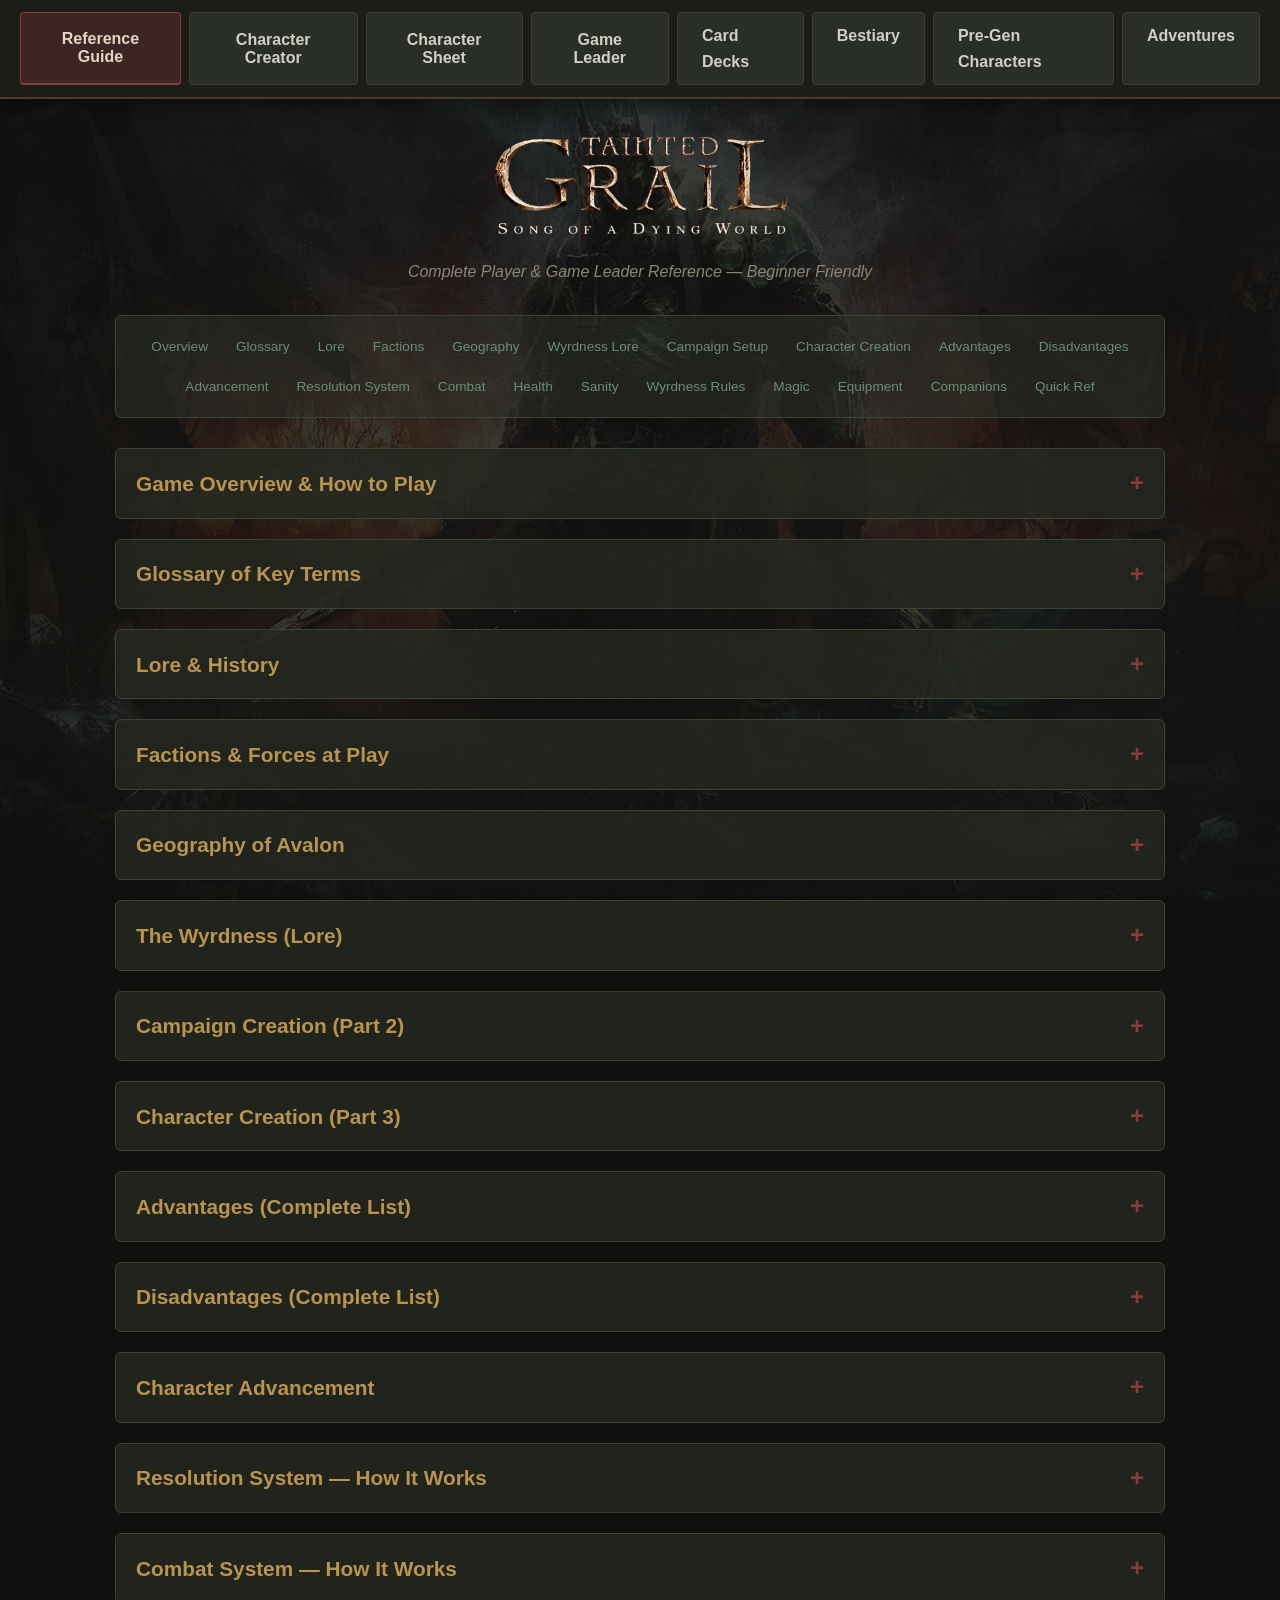
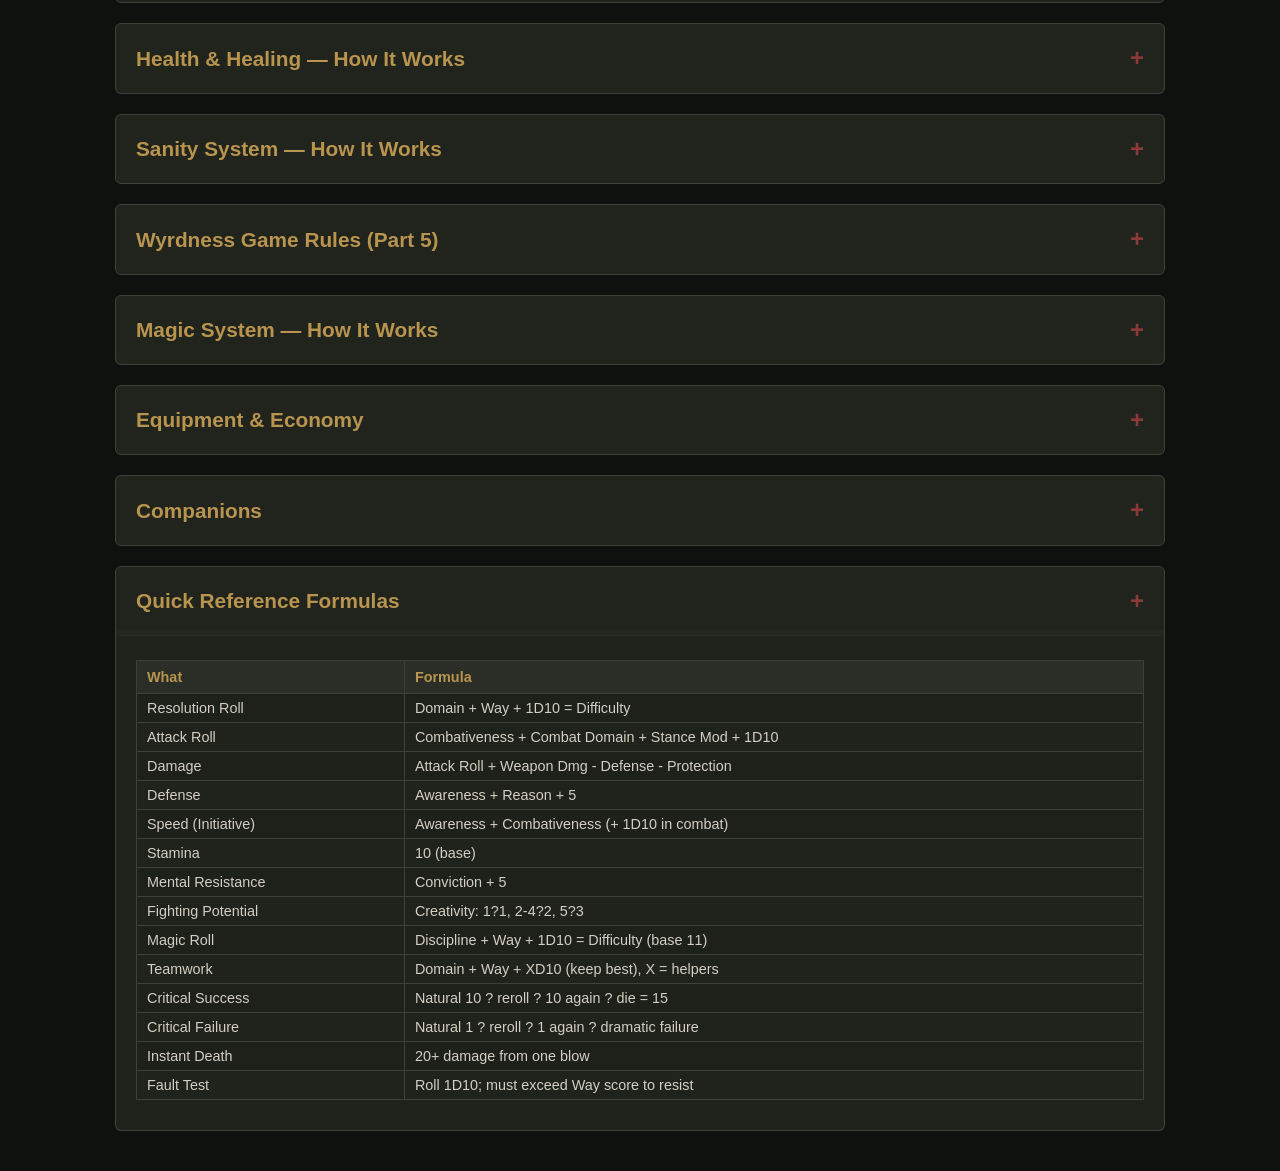
<file: index.html>
<!DOCTYPE hthttp://127.0.0.1:3000/Help%20Document/index.html#tab-sheetml>
<html lang="en">
<head>
    <meta charset="UTF-8">
    <meta name="viewport" content="width=device-width, initial-scale=1.0">
    <title>Tainted Grail: Song of a Dying World — Player Help Document</title>
    <link href="https://fonts.googleapis.com/css2?family=Cinzel+Decorative:wght@400;700;900&family=Cinzel:wght@400;700&display=swap" rel="stylesheet">
    <link rel="stylesheet" href="styles.css">
</head>
<body>
<!-- ===== TOP NAVIGATION BAR ===== -->
<nav class="top-nav">
    <div class="tab-buttons">
        <button class="tab-btn active" onclick="switchTab('reference')">Reference Guide</button>
        <button class="tab-btn" onclick="switchTab('creator')">Character Creator</button>
        <button class="tab-btn" onclick="switchTab('sheet')">Character Sheet</button>
        <button class="tab-btn" onclick="switchTab('leader')">Game Leader</button>
        <a href="decks.html" class="tab-btn" style="text-decoration:none;">Card Decks</a>
        <a href="bestiary.html" class="tab-btn" style="text-decoration:none;">Bestiary</a>
        <a href="pregens.html" class="tab-btn" style="text-decoration:none;">Pre-Gen Characters</a>
        <a href="adventures.html" class="tab-btn" style="text-decoration:none;">Adventures</a>
    </div>
</nav>

<!-- ===== TAB 1: REFERENCE GUIDE ===== -->
<div id="tab-reference" class="tab-content active">
<div class="container">
    <div style="text-align:center; margin-bottom:0;"><img src="Song of a Dying World.png" alt="Tainted Grail: Song of a Dying World" style="max-width:100%; height:auto; max-height:300px;"></div>
    <p class="subtitle">Complete Player &amp; Game Leader Reference — Beginner Friendly</p>

    <nav class="nav-links">
        <a href="#overview">Overview</a>
        <a href="#glossary">Glossary</a>
        <a href="#lore">Lore</a>
        <a href="#factions">Factions</a>
        <a href="#geography">Geography</a>
        <a href="#wyrdness-lore">Wyrdness Lore</a>
        <a href="#creation">Campaign Setup</a>
        <a href="#character">Character Creation</a>
        <a href="#advantages">Advantages</a>
        <a href="#disadvantages">Disadvantages</a>
        <a href="#advancement">Advancement</a>
        <a href="#resolution">Resolution System</a>
        <a href="#combat">Combat</a>
        <a href="#health">Health</a>
        <a href="#sanity">Sanity</a>
        <a href="#wyrdness-rules">Wyrdness Rules</a>
        <a href="#magic">Magic</a>
        <a href="#equipment">Equipment</a>
        <a href="#companions">Companions</a>
        <a href="#formulas">Quick Ref</a>
    </nav>

    <!-- OVERVIEW -->
    <div class="chapter" id="overview">
        <div class="chapter-header" onclick="toggleChapter(this)">
            <h2>Game Overview &amp; How to Play</h2>
            <span class="toggle">+</span>
        </div>
        <div class="chapter-content">
            <div class="highlight">
                <strong>System:</strong> Story Arc System (updated from Shadows of Esteren)<br>
                <strong>Setting:</strong> The island of Avalon, Year 110 (after the Fall)<br>
                <strong>Players:</strong> 3—6 recommended (including the Leader/Narrator)<br>
                <strong>Genre:</strong> Twilight fantasy inspired by Arthurian myth &amp; Celtic legends<br>
                <strong>Dice:</strong> One ten-sided die (1D10) for all rolls
            </div>

            <div class="section">
                <div class="section-header" onclick="toggleSection(this)">
                    <h3>What Is This Game?</h3>
                    <span class="toggle">+</span>
                </div>
                <div class="section-content">
                    <p>Tainted Grail is a collaborative storytelling game. One participant is the <strong>Leader</strong> (narrator/game master) who describes the world and plays all non-player characters. The other participants are <strong>Players</strong> who each control one Character — an ordinary person called to become a "Guardian of Avalon."</p>
                    <p>During sessions, Characters explore the island, interact with NPCs, solve problems, and fight enemies. The Leader describes situations and asks Players to roll dice when outcomes are uncertain.</p>
                    <p>The game takes place on Avalon — a cursed island shrouded in magical fog (the Wyrdness). Humanity is trying to rebuild after 100 years of isolation. Your Characters are destined to become Guardians — protectors imbued with King Arthur's ancient power.</p>
                </div>
            </div>

            <div class="section">
                <div class="section-header" onclick="toggleSection(this)">
                    <h3>The Core Mechanic (How Rolls Work)</h3>
                    <span class="toggle">+</span>
                </div>
                <div class="section-content">
                    <p>Whenever your Character attempts something with uncertain results, you make a <strong>Resolution Roll</strong>:</p>
                    <div class="formula">Domain (or Discipline) + Way + 1D10 = Difficulty Threshold</div>
                    <p><strong>Here's what that means:</strong></p>
                    <ul>
                        <li><strong>Domain:</strong> Your skill rating in the relevant area (0—5). Example: "Close Combat" for sword fighting, "Stealth" for sneaking.</li>
                        <li><strong>Way:</strong> One of your five personality traits (1—5) that the Leader says applies. Each Domain has a default Way.</li>
                        <li><strong>1D10:</strong> Roll one ten-sided die and add the result.</li>
                        <li><strong>Difficulty Threshold:</strong> The number you must reach or exceed to succeed (set by the Leader).</li>
                    </ul>
                    <div class="example">
                        <strong>Example:</strong> Maeve wants to climb a wall. The Leader says it's a Feats roll (Standard difficulty = 11). Maeve has Feats 2 and Combativeness 4. She rolls 1D10 and gets a 6. Total: 2 + 4 + 6 = 12. That beats 11, so she succeeds!
                    </div>
                    <p>If your Domain is 0, you can still try — just use Way + 1D10.</p>
                </div>
            </div>

            <div class="section">
                <div class="section-header" onclick="toggleSection(this)">
                    <h3>Key Terminology</h3>
                    <span class="toggle">+</span>
                </div>
                <div class="section-content">
                    <table>
                        <tr><th>Term</th><th>Meaning</th></tr>
                        <tr><td>Wyrdness</td><td>Primordial magical mist that alters reality and living things</td></tr>
                        <tr><td>Menhirs</td><td>Ancient standing stones that repel Wyrdness (mostly extinct)</td></tr>
                        <tr><td>Wyrdcandles</td><td>Candles that temporarily repel the fog</td></tr>
                        <tr><td>Fore-dwellers</td><td>Four-armed native titans of Avalon; humanity's greatest enemy</td></tr>
                        <tr><td>Tuathan</td><td>Fore-dweller capital; source of Wyrdness</td></tr>
                        <tr><td>Mistfarers</td><td>Explorers who navigate the Wyrdness fog</td></tr>
                        <tr><td>Wyrdhunters</td><td>Monster slayers (Wyrdtrackers = elite members)</td></tr>
                        <tr><td>Guardians of Avalon</td><td>Reincarnating essences created by Arthur to protect humanity — what PCs become</td></tr>
                        <tr><td>Century of Mists</td><td>100+ years of isolation after the Fall (Years 1—102)</td></tr>
                        <tr><td>The Grail</td><td>Mythical cup of eternal life stolen from Fore-dwellers</td></tr>
                        <tr><td>The Pale Lady</td><td>Exiled Fore-dweller who helped Arthur conquer Avalon</td></tr>
                        <tr><td>Obols / Wealth</td><td>Currency (1 Wealth = 20 Obols)</td></tr>
                        <tr><td>Survival Points</td><td>Fate points for rerolls, ignore pain, etc. (3 max at start)</td></tr>
                        <tr><td>Color</td><td>One of 5 Guardian essences (Blue/Brown/Gray/Green/Red)</td></tr>
                        <tr><td>Ways</td><td>5 personality traits (Awareness/Combativeness/Conviction/Creativity/Reason)</td></tr>
                        <tr><td>Domains</td><td>20 broad skill categories (rated 0—5)</td></tr>
                        <tr><td>Disciplines</td><td>Specializations within Domains (rated 6—15)</td></tr>
                        <tr><td>Leader</td><td>The game master / narrator who runs the world</td></tr>
                    </table>
                </div>
            </div>
        </div>
    </div>

    <!-- GLOSSARY -->
    <div class="chapter" id="glossary">
        <div class="chapter-header" onclick="toggleChapter(this)">
            <h2>Glossary of Key Terms</h2>
            <span class="toggle">+</span>
        </div>
        <div class="chapter-content">
            <div class="tip">Bolded key terms throughout this guide link here. Click any highlighted term to jump to its definition.</div>
            <div class="section">
                <div class="section-header" onclick="toggleSection(this)">
                    <h3>World &amp; Lore Terms</h3>
                    <span class="toggle">+</span>
                </div>
                <div class="section-content">
                    <dl class="glossary">
                        <dt id="gloss-wyrdness">The Wyrdness</dt><dd>The primal, untamable power that suffuses Avalon and governs its very existence. Seen mostly as a conscious, shape-shifting fog, it creates, mutates, and destroys without end. See the <a href="#wyrdness-lore" class="chapter-jump">Wyrdness (Lore)</a> chapter.</dd>
                        <dt id="gloss-fore-dwellers">Fore-dwellers</dt><dd>The island's native inhabitants and humanity's oldest foe: four-armed, triple-eyed armored titans who wield the Wyrdness like a weapon and appear immune to it. They rule from Tuathan.</dd>
                        <dt id="gloss-fomorians">Fomorians</dt><dd>An ancient race of giant sea-people who arrived on flagless ships and massacred the coastal villages.</dd>
                        <dt id="gloss-menhir">Menhir</dt><dd>Ancient standing stones that Merlin modified to repel the Wyrdness (and weaken the Fore-dwellers). Their gradual failure caused the Fall of Avalon; most now stand depleted.</dd>
                        <dt id="gloss-guardians">Guardians of Avalon</dt><dd>Reincarnating essences of raw Wyrd energy seeded by Arthur's sacrifice, which bind to ordinary people when humanity is threatened. The player characters are the new Guardians.</dd>
                        <dt id="gloss-metamorphosis">Metamorphosis</dt><dd>The process by which a Guardian grows beyond the human condition, unlocking ever-greater power along their Narrative Arc.</dd>
                        <dt id="gloss-pale-lady">The Pale Lady</dt><dd>Also the Lady of the Lake: an exiled Fore-dweller who gave Arthur his guiding visions and the power to win his war. She dwells beneath Mirror Lake; her purposes are her own.</dd>
                        <dt id="gloss-grail">The Grail</dt><dd>A mythical cup said to grant eternal life, reputedly stolen from the Fore-dwellers by Arthur in the Age of Legends. Now lost, but endlessly sought.</dd>
                        <dt id="gloss-excalibur">Excalibur</dt><dd>Arthur's enchanted blade, driven into the heart of Tuathan to corrupt the Fore-dwellers' power — the act that seeded the first Guardians.</dd>
                        <dt id="gloss-round-table">Order of the Round Table</dt><dd>Arthur's order of knights, based at Kamelot. Corrupted by the Fall, it survives in scattered, diminished form; its fate differs by Vision.</dd>
                        <dt id="gloss-red-death">The Red Death</dt><dd>The devastating plague that drove humanity from the Continent and, a year after the Fall, consumed the old capital of Camlann.</dd>
                    </dl>
                </div>
            </div>
            <div class="section">
                <div class="section-header" onclick="toggleSection(this)">
                    <h3>Factions &amp; People</h3>
                    <span class="toggle">+</span>
                </div>
                <div class="section-content">
                    <dl class="glossary">
                        <dt id="gloss-mistfarer">Mistfarers</dt><dd>A corps of explorers who chart the fog and guide convoys and settlers between isolated villages using Wyrdcandles and rune-carved wagons. See <a href="#factions" class="chapter-jump">Factions &amp; Forces</a>.</dd>
                        <dt id="gloss-wyrdhunter">Wyrdhunters</dt><dd>A small, selfless order that tracks and destroys Wyrdness-spawned aberrations. They answer to no lord and are summoned by a deer-skull stela. See <a href="#factions" class="chapter-jump">Factions &amp; Forces</a>.</dd>
                        <dt id="gloss-morgaine">Queen Morgaine</dt><dd>Arthur's sister and regent of Kamelot, who crowned herself "Queen of Avalon" and pushes to reunify the island under her rule.</dd>
                        <dt id="gloss-mordred">Mordred, the Raven Lord</dt><dd>The immortal tyrant of Crow's Nest, whose fanatical legions raid their neighbors and sacrifice to the goddesses of death.</dd>
                    </dl>
                </div>
            </div>
            <div class="section">
                <div class="section-header" onclick="toggleSection(this)">
                    <h3>Campaign Setup Terms</h3>
                    <span class="toggle">+</span>
                </div>
                <div class="section-content">
                    <dl class="glossary">
                        <dt id="gloss-creation-of-avalon">Creation of Avalon</dt><dd>The Session 0 worldbuilding phase where the group votes to retell Avalon's fall, setting the campaign's Vision and granting Bequests. See <a href="#creation" class="chapter-jump">Campaign Creation</a>.</dd>
                        <dt id="gloss-vision">Vision of Avalon</dt><dd>The version of the present-day island the campaign inherits from the Creation of Avalon vote — deciding who holds power, which cities survived, and how the world greets the Guardians. See <a href="#creation" class="chapter-jump">the Three Visions</a>.</dd>
                        <dt id="gloss-bequests">Bequests</dt><dd>Character-creation bonuses (Domain boosts, XP, gear, etc.) granted to the players by their chosen Vision and Chronicle results.</dd>
                        <dt id="gloss-repercussions">Repercussions</dt><dd>World-state changes and story hooks the Game Leader gains from the Creation of Avalon — the flip side of the players' Bequests.</dd>
                        <dt id="gloss-chronicle">Chronicle of Avalon</dt><dd>The seven-event voting sequence within the Creation of Avalon that retells the Fall and shapes the Vision.</dd>
                        <dt id="gloss-bargaining">Bargaining</dt><dd>An optional Session 0 phase where the group trades Experience for campaign flavor — gaining XP by arming the Leader, or spending it on player perks (capped at ±50).</dd>
                        <dt id="gloss-obol">Obols</dt><dd>Voting tokens used in the Creation of Avalon; also Avalon's small currency (1 Wealth = 20 obols).</dd>
                    </dl>
                </div>
            </div>
            <div class="section">
                <div class="section-header" onclick="toggleSection(this)">
                    <h3>Red Death Campaign Terms</h3>
                    <span class="toggle">+</span>
                </div>
                <div class="section-content">
                    <dl class="glossary">
                        <dt id="gloss-camlann">Camlann</dt><dd>The old Continental capital of humanity, ruled by Uther then Arthur; a year after the Fall it becomes a plague-ruined dead city.</dd>
                        <dt id="gloss-danse-macabre">Danse Macabre</dt><dd>A horrific presence that sways through the ruins of Camlann to unseen pipes and drums.</dd>
                        <dt id="gloss-miasma">Miasma</dt><dd>The thickening plague-corruption that punishes those who delve too deep into the dead capital.</dd>
                        <dt id="gloss-plaguebeast">Plaguebeasts</dt><dd>Disease-warped monsters that prowl the ruins of Camlann.</dd>
                    </dl>
                </div>
            </div>
        </div>
    </div>

    <!-- LORE -->
    <div class="chapter" id="lore">
        <div class="chapter-header" onclick="toggleChapter(this)">
            <h2>Lore &amp; History</h2>
            <span class="toggle">+</span>
        </div>
        <div class="chapter-content">
            <div class="section">
                <div class="section-header" onclick="toggleSection(this)">
                    <h3>Timeline</h3>
                    <span class="toggle">+</span>
                </div>
                <div class="section-content">
                    <table>
                        <tr><th>Date</th><th>Event</th></tr>
                        <tr><td>-610</td><td>The Red Death devastates the Continent</td></tr>
                        <tr><td>-604 to -600</td><td>King Arthur sails to Avalon with 5,000+ followers</td></tr>
                        <tr><td>-597 to -250</td><td>Conquest of Avalon; Fore-dwellers driven to Tuathan; menhirs activated</td></tr>
                        <tr><td>-250 to -190</td><td>Golden Age of humanity on Avalon</td></tr>
                        <tr><td>Year 0</td><td><strong>Fall of Avalon</strong> — menhirs fail, Wyrdness consumes the island</td></tr>
                        <tr><td>1—102</td><td>Century of Mists — communities isolated in fog</td></tr>
                        <tr><td>102—110</td><td>Expeditions launched; humanity re-emerges</td></tr>
                        <tr><td><strong>110</strong></td><td><strong>Present day — the game begins</strong></td></tr>
                    </table>
                </div>
            </div>
            <div class="section">
                <div class="section-header" onclick="toggleSection(this)">
                    <h3>The Homelands, Red Death &amp; Exodus</h3>
                    <span class="toggle">+</span>
                </div>
                <div class="section-content">
                    <p>For more than a thousand years humanity flourished on the Continent — "the Homelands" — a bastion of trade, art, and arcane learning centered on the great city of <strong>Camlann</strong>, ruled by King Uther Pendragon and then his son <strong>Arthur</strong>. That golden age ended when the <strong>Red Death</strong> arose: a merciless plague of profuse bleeding, purulent cankers, bloody coughing, and rapid organ failure that spread faster than any cure. Whole cities emptied, and centuries of accumulated knowledge — including the fabled library of <strong>Il-Beddi</strong> — burned or rotted away with the people who kept it.</p>
                    <ul>
                        <li>Arthur was visited in a dream by the <strong>Pale Lady</strong>, who directed him to a new land across the sea, unspoiled by the plague: Avalon</li>
                        <li>He gathered 5,000+ men-at-arms, settlers, and desperate exiles and set sail westward</li>
                        <li>The crossing was brutal — roughly a third of his forces were lost to storms, the Red Death carried aboard, and mutinies born of the strange magical fog that met them near the island</li>
                    </ul>
                    <div class="tip"><strong>Expanded history:</strong> The plague did not stay buried on the Continent. A year after the Fall, it takes the old capital of <strong>Camlann</strong> and turns it into a dead city rising from the mist. When the Red Death reaches the capital, its people flee on anything that will float, and the great <strong>Old Port</strong> — whose berths once held ships from every known land — falls silent and empty, its piers half-collapsed. Red banners hang limp over streets sealed off by stockades of sharpened stakes. Through the ruins drifts the <strong>Danse Macabre</strong>, a horror that sways to unseen pipes and drums, while <strong>Plaguebeasts</strong> and <strong>Fomorian Sentinels</strong> prowl the rubble and a thickening <strong>Miasma</strong> chokes any who delve too deep. Only a handful of refuges — the <strong>Votive Temple</strong>, the <strong>Ramshackle Wharf</strong> — still hold out against the death.</div>
                </div>
            </div>
            <div class="section">
                <div class="section-header" onclick="toggleSection(this)">
                    <h3>The Age of Legends (Conquest)</h3>
                    <span class="toggle">+</span>
                </div>
                <div class="section-content">
                    <ul>
                        <li>Immediate conflict with <strong>Fore-dwellers</strong> — four-armed armored titans, the island's native inhabitants</li>
                        <li><strong>Merlin</strong> modified standing stones (menhirs) to repel Wyrdness and weaken Fore-dwellers</li>
                        <li>Merlin was killed by Fore-dwellers during the war</li>
                        <li>The <strong>Pale Lady</strong> (an exiled Fore-dweller) aided Arthur and guided humanity's war</li>
                        <li>Arthur learned Wyrdness powers — became mighty but was physically corrupted</li>
                        <li>Arthur drove <strong>Excalibur</strong> into the heart of Tuathan, weakening the Fore-dwellers</li>
                        <li>Created <strong>Guardian essences</strong> — beings of raw energy that reincarnate to defend humanity</li>
                        <li><strong>The Grail:</strong> A mythical cup said to grant eternal life, stolen from the Fore-dwellers</li>
                    </ul>
                    <div class="tip"><strong>Expanded history:</strong> Humanity comes to Avalon as refugees, not conquerors, and the land is no empty prize — it belongs to the <strong>Fore-dwellers</strong>, four-armed, triple-eyed titans who wield the Wyrdness like a weapon and shatter the first landings in under a week. The survivors claw out a foothold at the southern tip and press inland through choke-points like the neck of <strong>Riverfall</strong>, a narrow strip between the sea and the enemy's walls. With the only road running west, <strong>Merlin</strong> and <strong>Galahad</strong> lead some five thousand souls on an expedition to map a southern passage around Tuathan — Merlin's spells tearing safe corridors through the fog, while formations like the <strong>Red Shields</strong> (many already plague-touched) are spent as the tip of the spear. The bloodshed at the <strong>Twin Sisters</strong> and the <strong>Great Dolmen</strong> is still sung of. Arthur seizes the Fore-dweller garrison of <strong>Wyrdfort</strong> and makes it his citadel, and forges his fateful alliance with the exiled Pale Lady.</div>
                </div>
            </div>
            <div class="section">
                <div class="section-header" onclick="toggleSection(this)">
                    <h3>The Fall of Avalon &amp; Century of Mists</h3>
                    <span class="toggle">+</span>
                </div>
                <div class="section-content">
                    <ul>
                        <li>Menhirs exhausted their power one by one over centuries</li>
                        <li>Civil war erupted; communities raided each other</li>
                        <li>Fore-dwellers returned from Tuathan in force</li>
                        <li>Tuathan unleashed primordial Wyrdness — over half the island consumed in 5 months</li>
                        <li><strong>Orrin</strong> (Merlin's last adept) erected the Crude Menhir, saving one stronghold</li>
                        <li>The Century of Mists began — 100+ years of isolation and bare survival</li>
                        <li>Now (Year 110), the mists are receding and humanity is cautiously re-emerging</li>
                    </ul>
                    <div class="tip"><strong>Expanded history:</strong> The collapse begins from within. For six centuries the menhirs hold the fog at bay; then, without warning, the stones start to go dark. The blight begins in the south — around farmholds like <strong>Cuanacht</strong>, whose failing menhir sends its champions on a doomed expedition into Tuathan — and creeps inward until the whole island lies exposed. Loyalties die with the stones: cities that had answered to Kamelot break away, warlords like <strong>Mordred of Crow's Nest</strong> carve out fiefs, and holds such as <strong>Timberwall</strong> and <strong>Farshire</strong> bleed one another in siege after siege while the Round Table's envoys fail to keep the peace. Then Tuathan disgorges the Fore-dwellers anew and unleashes the primordial Wyrdness held in its bowels, and the eastern territories nearest the enemy capital are swept away in hours — a dying island of warring holds, haunted ruins, and a Lady in the lake who keeps sending heroes to their deaths in Tuathan.</div>
                </div>
            </div>
        </div>
    </div>

    <!-- FACTIONS -->
    <div class="chapter" id="factions">
        <div class="chapter-header" onclick="toggleChapter(this)">
            <h2>Factions &amp; Forces at Play</h2>
            <span class="toggle">+</span>
        </div>
        <div class="chapter-content">
            <div class="section">
                <div class="section-header" onclick="toggleSection(this)">
                    <h3>Political Structure &amp; Key Figures</h3>
                    <span class="toggle">+</span>
                </div>
                <div class="section-content">
                    <p>After the Century of Mists, Avalon has no single ruler — only a patchwork of communities emerging from isolation. The <strong>village</strong> remains the basic unit: small, self-sufficient, and population-controlled, governed in many forms from councils of elders to petty tyrants. Above them, a handful of would-be powers vie to fill the vacuum left by Arthur's vanished crown, each claiming a slice of the recolonized island.</p>
                    <p>The great question of the age is <strong>reunification</strong>: Kamelot pushes to gather the villages back under one banner, while independent lords and warlords resist — some out of hard-won freedom, others out of naked ambition. The Guardians (the players) walk into the middle of this cold war.</p>
                    <table>
                        <tr><th>Figure</th><th>Role &amp; Detail</th></tr>
                        <tr><td>Queen Morgaine</td><td>Arthur's sister and regent of Kamelot, who has held the throne for six centuries awaiting the First King's prophesied return. Recently crowned herself <strong>"Queen of Avalon"</strong> and rules with an iron fist, dispatching her knights as envoys to force the self-proclaimed lords back into the fold. Her kingdom is a shadow of its former self — vassals have defected and resources dwindle. Detractors call her <strong>"the witch of Kamelot."</strong></td></tr>
                        <tr><td>Lord Rhunon</td><td>A former knight turned warlord who rules the <strong>Clontarf seigneurie</strong> (about half a dozen villages). His expanding borders now press directly on Kamelot's, making him one of Morgaine's most immediate rivals.</td></tr>
                        <tr><td>Mordred, the Raven Lord</td><td>The immortal tyrant of <strong>Crow's Nest</strong>. His fanatical legions raid neighboring territories and offer sacrifices to the goddesses of death; his hidden sentinels watch every approach to his domain, which guards the ancient Stone of Memories. Many prophesy his march on Kamelot.</td></tr>
                        <tr><td>Lord Edheryn</td><td>A tyrannical southern lord whose contempt for Kamelot is absolute — he <strong>beheaded Morgaine's envoys</strong> rather than hear her demands.</td></tr>
                        <tr><td>Gahans, Lord of the Stampede</td><td>An open enemy of the queen who curses her name to her emissaries' faces, swearing his sons will never serve "the usurper" — he would sooner see his lands swallowed by the Wyrdness than bend the knee.</td></tr>
                    </table>
                </div>
            </div>
            <div class="section">
                <div class="section-header" onclick="toggleSection(this)">
                    <h3>Avalon's Protectors</h3>
                    <span class="toggle">+</span>
                </div>
                <div class="section-content">
                    <h4>Orders of Chivalry</h4>
                    <p>The chivalric ideal outlived the Fall. Roughly a dozen minor orders rose in the early days of the reconquest to serve as humanity's first line of defense — building and guarding the routes that link the communities, and standing against the horrors of the fog. Shaped by the legacy of the Round Table and the fading courtly customs of the Continent, their knights swear vows of poverty and moral excellence, and the orders are open to all genders. Each holds self-sufficient strongholds (commanderies) and sends representatives to an annual council at the <strong>Castle of the Sore Watch</strong>, where leadership rotates through the <strong>"Perilous Seat"</strong> — currently held by <strong>Lamorak</strong> of the Order of Camlann. The oldest, the <strong>Order of Camlann</strong>, dates to the Age of Legends and keeps faith with Arthur's teachings; newer ones like the <strong>Order of the Bronze Cross</strong> won renown just five years ago defending against a Fore-dweller host.</p>

                    <h4>The Wyrdhunters (fewer than 50)</h4>
                    <p>A small, mystical, and selfless congregation devoted to understanding and destroying the aberrations the Wyrdness spawns — a charge they have carried since the Fall, in keeping with Arthur's old goal of ridding the island of monsters. They answer to no lord and pointedly stay out of Avalon's political feuds. Unusually, they recruit for aptitude and affinity rather than martial prowess, welcoming even those the Wyrdness has already touched. Initiates who survive a harrowing ordeal earn the title <strong>"Wyrdtracker"</strong> and choose a life of wandering and destitution. A village in need summons them by writing its name on a distinctive <strong>stela topped with a deer skull</strong>; the Hunters then gather and appoint one of their own to answer the call.</p>

                    <h4>The Mistfarers</h4>
                    <p>A corps of explorers who first braved the fog about <strong>eight years ago</strong>, the Mistfarers are the reason the island is knitting itself back together. Guiding convoys of settlers and traders with <strong>Wyrdcandles and rune-carved wagons</strong>, they map Avalon, chart safe passages, and reconnect villages that spent a century in isolation. It is dangerous, thankless work — convoys vanish into the mists with grim regularity — but without them there could be no reunification and no reconquest.</p>

                    <h4>Magic Users</h4>
                    <ul>
                        <li><strong>Merlin's Line (Wizards):</strong> Heirs to the protective arcane arts Merlin brought from the Continent — the very magic that once modified the menhirs. Hunted and all but exterminated, perhaps only a couple still live.</li>
                        <li><strong>Druids of Avalon:</strong> Keepers of natural balance with a peculiar, intimate bond with death. Their Archdruids and their Cenacle gather at <strong>Moonring</strong>, and figures like the Archdruid Amergin still guard the old rites.</li>
                        <li><strong>Disciples of Low Magic:</strong> Practitioners who commune with animals and emulate the traits of Avalon's fauna, drawing power from the wild rather than the arcane.</li>
                    </ul>

                    <h4>Guardians of Avalon</h4>
                    <p>Arthur's final gift. When he drove Excalibur into the heart of Tuathan roughly six centuries ago, his sacrifice seeded <strong>beings of raw Wyrd energy</strong> — essences that reincarnate down the generations and bind themselves to ordinary people whenever humanity stands on the brink. A Guardian is an unremarkable soul suddenly charged with ancient power, destined to grow beyond the human condition through <strong>Metamorphosis</strong>. This is what the player characters are: the reborn protectors of a dying world.</p>
                </div>
            </div>
            <div class="section">
                <div class="section-header" onclick="toggleSection(this)">
                    <h3>Humanity's Enemies</h3>
                    <span class="toggle">+</span>
                </div>
                <div class="section-content">
                    <h4>The Fore-dwellers</h4>
                    <p>The island's true natives and humanity's oldest foe: <strong>four-armed, triple-eyed titans</strong> encased in heavy armor, whose third eye lets them see through the mists. Gifted with monstrous strength and a command of Wyrd-magic that even Merlin could not match, they routed Arthur's landing in less than a week and nearly ended the exodus before it began. They appear <strong>immune to the Wyrdness — even strengthened by it</strong> — and rule from the shifting capital of <strong>Tuathan</strong>. Driven back and thought imprisoned after the Age of Legends, they returned in force during the Fall and now roam a broken island once more.</p>

                    <h4>The Fomorians</h4>
                    <p>An ancient race of giant sea-people who arrived on <strong>flagless ships</strong> out of the deep and put the coastal villages to the sword. Less understood than the Fore-dwellers, they are a horror from the water's edge — a reminder that not every threat to Avalon comes from the fog inland.</p>

                    <h4>The Corrupted Wild</h4>
                    <p>The Wyrdness reshapes living things, and Avalon's fauna has become far deadlier than it once was: <strong>boars the size of wagons, wolves that hunt in daylight</strong>, and worse. Beyond mutated beasts lurk true monsters — wyrms, giants, wailing banshees, and the blood-hungry <strong>Dearg Due</strong> — and it is these Wyrdness-spawned aberrations that the Wyrdhunters exist to track and destroy.</p>

                    <h4>The Pale Lady (an uncertain power)</h4>
                    <p>Not quite enemy, not quite ally. An <strong>exiled Fore-dweller</strong> once held captive at the island's heart, the Pale Lady sent Arthur the dream-visions that drew him to Avalon and lent him the power that won his war — at the cost of his humanity. She dwells now beneath <strong>Mirror Lake</strong>, and her purposes are her own; those who seek her aid should remember she has spent centuries sending champions to their deaths in Tuathan.</p>
                </div>
            </div>
        </div>
    </div>

    <!-- GEOGRAPHY -->
    <div class="chapter" id="geography">
        <div class="chapter-header" onclick="toggleChapter(this)">
            <h2>Geography of Avalon</h2>
            <span class="toggle">+</span>
        </div>
        <div class="chapter-content">
            <div class="section">
                <div class="section-header" onclick="toggleSection(this)">
                    <h3>Major Locations</h3>
                    <span class="toggle">+</span>
                </div>
                <div class="section-content">
                    <table>
                        <tr><th>Location</th><th>Description</th></tr>
                        <tr><td>Horns of South</td><td>Lighthouse/pier; arrival point for settlers</td></tr>
                        <tr><td>Southern Bay</td><td>Where Arthur first landed; thousand-year tree with protective runes</td></tr>
                        <tr><td>The Stampede</td><td>Prairies with Merlin's protective limestone trenches</td></tr>
                        <tr><td>Grubwood</td><td>Haunted ancient forest; forbidden entry; power stronger than Wyrdness</td></tr>
                        <tr><td>First Farmhold (Tintagel)</td><td>Circular citadel, 65ft walls, ~400 inhabitants; major trade hub</td></tr>
                        <tr><td>Kingdom of Kamelot</td><td>Heart of temporal power; eastern part of island</td></tr>
                        <tr><td>Serene Visage</td><td>Giant stone face; perfectly protects from fog; pilgrimage site</td></tr>
                        <tr><td>Broken Wall</td><td>Former Great Wall containing Tuathan; breached during the Fall</td></tr>
                        <tr><td>Moonring</td><td>Druid sanctuary; seasonal rites</td></tr>
                        <tr><td>Tangleroot</td><td>Oldest forest; sacred to Stagfather vestals; attacks trespassers</td></tr>
                        <tr><td>Hunter's Grove</td><td>Giant stag skull; visions from the Stagfather</td></tr>
                        <tr><td>Farshire / Land of the Dead</td><td>Domain of undead specters mimicking past existence</td></tr>
                        <tr><td>Devastation</td><td>Borders Tuathan; reality-defying landscape</td></tr>
                        <tr><td>Tuathan</td><td>Fore-dweller capital; hallucinatory architecture; source of Wyrdness</td></tr>
                        <tr><td>Mirror Lake</td><td>Silvered lake east of the Wall; home of the Pale Lady (the Lady of the Lake)</td></tr>
                        <tr><td>Tombs of the Round Table</td><td>Ancient resting place and gathering point of Arthur's knights; guards old relics</td></tr>
                        <tr><td>Timberwall</td><td>Wealthy merchant hold; changed hands in a brutal siege between rival lords</td></tr>
                        <tr><td>Crow's Nest</td><td>Warlord seat of Mordred, "the Raven Lord," and his fanatical legions</td></tr>
                        <tr><td>Cuanacht</td><td>Southern farmhold whose failing menhir first exposed the region to the Wyrdness</td></tr>
                        <tr><td>Whitening</td><td>Cursed town in the mist-covered mounds near Cuanacht</td></tr>
                        <tr><td>Valley of Guardians</td><td>A northern approach into Tuathan; a route the doomed expeditions took</td></tr>
                    </table>
                </div>
            </div>

            <div class="section">
                <div class="section-header" onclick="toggleSection(this)">
                    <h3>Deeper History of Key Sites (Board Game Lore)</h3>
                    <span class="toggle">+</span>
                </div>
                <div class="section-content">
                    <div class="tip"><strong>Source note:</strong> The entries below are drawn from the exploration journals of the <em>Tainted Grail</em> board games (<em>The Fall of Avalon</em> and the <em>Age of Legends</em> / <em>Red Death</em> campaigns). They flesh out the setting for a Game Leader with physical detail and surviving ruins, but the board games, video games, and this TTRPG differ on some points — treat them as flavor, not hard canon.</div>

                    <div class="loc-search-wrap">
                        <input type="text" id="loc-search" class="loc-search" placeholder="Search locations (e.g. Tuathan, menhir, Pale Lady, ruins)…" oninput="filterLocations(this.value)">
                        <span id="loc-search-count" class="loc-search-count"></span>
                    </div>

                    <div id="loc-list" class="loc-list">
                        <div class="loc-card">
                            <button type="button" class="loc-head" onclick="toggleLocation(this)"><span class="loc-name">Cuanacht &amp; the Southern Menhirs</span><span class="loc-tags">Farmhold · South · Fall of Avalon</span><span class="loc-toggle">+</span></button>
                            <div class="loc-body">
                                <p><strong>What it looks like:</strong> A modest southern farmhold ringed by hills and mist-covered burial mounds, its fields tended in the shadow of a single guardian menhir. By the time visitors arrive it is a place of grief — dilapidated farms, shuttered halls, and sunken-eyed survivors who barely look up.</p>
                                <p><strong>History:</strong> Cuanacht is where the tragedy of Avalon begins. As its ancient menhir began to go dark, the Wyrdness crept toward its outermost farms, and the council sent the village's finest champions — led by Lord Yvain — on a desperate expedition toward the Fore-dweller capital of Tuathan, seeking a way to rekindle the stone. Only a broken remnant of that party is ever seen again. In their absence the town rots from within: a child is found butchered in the hills, neighbors sicken and die, and the Pale Lady begins slipping into the sleepers' dreams.</p>
                                <p><strong>Ruins &amp; places to visit:</strong> The dying menhir itself still stands at the heart of town, awaiting a druidic rite of rekindling. Two more menhirs lie in the surrounding country — one hidden among the Fore-dwellers' mist-shrouded mounds, another in the hills near the cursed town of Whitening.</p>
                            </div>
                        </div>

                        <div class="loc-card">
                            <button type="button" class="loc-head" onclick="toggleLocation(this)"><span class="loc-name">Tintagel, the First Farmhold</span><span class="loc-tags">Citadel · Age of Legends · Last Knight</span><span class="loc-toggle">+</span></button>
                            <div class="loc-body">
                                <p><strong>What it looks like:</strong> In the present, a circular citadel behind high walls — a fortified trade town. In earlier ages it was far rougher: a cramped, reeking frontier fort of timber and mud, crowded with soldiers and refugees.</p>
                                <p><strong>History:</strong> Tintagel was the first foothold humanity dug into Avalon. In the Age of Legends it served as the squalid staging camp for Arthur's push west against the four-armed Fore-dwellers, where expendable units like the Red Shields were spent as the spearhead of the assault. Generations later, after Arthur's ruinous foray into Tuathan and his fall from grace, a council of noble families ruled Avalon in his stead from Tintagel. By the twilight age of the Last Knight it had decayed into a forgotten ruin — its halls picked clean and, for a time, denned by a wyrm.</p>
                                <p><strong>Ruins &amp; places to visit:</strong> The great ring-wall and gatehouse still define the town. Beneath and around it lie the layered remains of the old fort — foundations, war-graves, and the bones of the expedition that launched from here.</p>
                            </div>
                        </div>

                        <div class="loc-card">
                            <button type="button" class="loc-head" onclick="toggleLocation(this)"><span class="loc-name">Kamelot &amp; the Round Table</span><span class="loc-tags">Capital · East · Fall of Avalon</span><span class="loc-toggle">+</span></button>
                            <div class="loc-body">
                                <p><strong>What it looks like:</strong> A high-walled stone capital in the east, rising over the highland beyond Mirror Lake — visible even from the top of the great Wall. It is a true city of masonry and towers, with a fortified borough clustered below the castle.</p>
                                <p><strong>History:</strong> Kamelot is Arthur's dream given form: a seat of human power and the sanctum of the Knights of the Round Table. In one telling, Arthur first tried to <em>conjure</em> Kamelot out of raw Wyrdness in the heart of Tuathan — but memory betrays and the fog twists even the sharpest minds, and that phantom city came out wrong (see Tuathan below). Only afterward did he raise the true Kamelot of stone and human sweat. By the Fall it is besieged, its borough torn by revolt, and its Round Table stretched thin sending envoys across a collapsing island; Queen Morgaine rules from within.</p>
                                <p><strong>Ruins &amp; places to visit:</strong> The castle keep and throne hall (with hidden passages behind the tapestries), the revolt-scarred borough below, and a scattering of <strong>brochs</strong> — squat stone towers north of the city — used to hold prisoners.</p>
                            </div>
                        </div>

                        <div class="loc-card">
                            <button type="button" class="loc-head" onclick="toggleLocation(this)"><span class="loc-name">Tuathan &amp; the Broken Wall</span><span class="loc-tags">Fore-dweller Capital · Wyrdness · The Wall</span><span class="loc-toggle">+</span></button>
                            <div class="loc-body">
                                <p><strong>What it looks like:</strong> The hallucinatory capital of the Fore-dwellers and the wellspring of the Wyrdness — a misty expanse of ever-shifting streets and impossible, non-Euclidean structures. A colossal Fore-dweller wall cuts the island in half before it; beyond, the city churns in constant flux.</p>
                                <p><strong>History:</strong> When Arthur led his knights into Tuathan's heart, he drove Excalibur into it like a splinter, corrupting the Fore-dwellers' center of power and seeding beings of raw energy — the first Guardians. His failed attempt to build a new Kamelot from pure wyrd left behind the <strong>upside-down citadel</strong>, an inverted castle of wyrdstone that hung in Tuathan for centuries as a thorn in the Fore-dwellers' side.</p>
                                <p><strong>Ruins &amp; places to visit:</strong> The climbable Broken Wall (its masonry laced with corpses grown into the stone) offers the grimmest of viewpoints — Mirror Lake to the east, Kamelot far beyond. The <strong>Valley of Guardians</strong> gives a northern way in; the inverted citadel and the rumored riches of the deep city lie within, for those mad enough to seek them.</p>
                            </div>
                        </div>

                        <div class="loc-card">
                            <button type="button" class="loc-head" onclick="toggleLocation(this)"><span class="loc-name">Mirror Lake &amp; the Tombs of the Round Table</span><span class="loc-tags">Lake · Pale Lady · Relics</span><span class="loc-toggle">+</span></button>
                            <div class="loc-body">
                                <p><strong>What it looks like:</strong> A lake that shines like a silver plate east of the great Wall, ringed by quiet shores. An ancient tower of wyrdstone stands nearby, and beneath the still surface lies cold, dark water.</p>
                                <p><strong>History:</strong> Mirror Lake is the domain of the <strong>Pale Lady</strong> — the Lady of the Lake — an exiled Fore-dweller whose counsel and dream-visions shaped Arthur's war and echo through Avalon's story ever since. Over long centuries she sent champion after champion into Tuathan; nearly all of them died, and she grieves each one. The nearby <strong>Tombs of the Round Table</strong> are where the Order's knights gather and are laid to rest.</p>
                                <p><strong>Ruins &amp; places to visit:</strong> The wyrdstone tower on the shore, the still lake itself (approach with care — the Lady does not always wish to be found), and the Tombs, which guard relics such as the scabbard of Excalibur, said to close any wound.</p>
                            </div>
                        </div>

                        <div class="loc-card">
                            <button type="button" class="loc-head" onclick="toggleLocation(this)"><span class="loc-name">Farshire — Trading Hub Turned Land of the Dead</span><span class="loc-tags">Farmhold · Allmother · Land of the Dead</span><span class="loc-toggle">+</span></button>
                            <div class="loc-body">
                                <p><strong>What it looks like:</strong> A town on a narrow strip of land wedged between Tuathan's impassable walls and the sea. Once the most prosperous of the farmholds, it climbs toward a Long Hall at its summit; in darker days a long red war banner flies from it, and armed patrols double the watch.</p>
                                <p><strong>History:</strong> Farshire grew rich on trade and raised itself in the shadow of the Allmother's sacred dolmen, believing the goddess responsible for its blessings. Its fortunes fell with the island's; the widow-queen <strong>Lady Kincaid</strong> rules from a wooden throne in the Long Hall, flanked by a druid advisor and her daughters, scheming to hold her fiefdom against rival lords. In the TTRPG era it is remembered as a haunted place — a Land of the Dead where specters mimic the lives they once led.</p>
                                <p><strong>Ruins &amp; places to visit:</strong> The Allmother's great dolmen crowning the town, the Long Hall and its market, and an underground temple said to hold the sacred relic of the Morrigan.</p>
                            </div>
                        </div>

                        <div class="loc-card">
                            <button type="button" class="loc-head" onclick="toggleLocation(this)"><span class="loc-name">Whitening — the Cursed Town</span><span class="loc-tags">Ruins · South · Wyrdness Blight</span><span class="loc-toggle">+</span></button>
                            <div class="loc-body">
                                <p><strong>What it looks like:</strong> A blighted settlement near Cuanacht, built around a gaping hole in its very center. A pale white lichen grows out of that pit and creeps over the walls of the surrounding halls in a thick coat, giving the town its name.</p>
                                <p><strong>History &amp; places to visit:</strong> A wasting sickness — the "whitening" — hollows out its people, leaving them malnourished, apathetic, and corpse-pale, quick to turn on outsiders. The central hole and the lichen-choked halls are the sites of interest, tied to the deeper Wyrdness corruption of the southern menhirs.</p>
                            </div>
                        </div>

                        <div class="loc-card">
                            <button type="button" class="loc-head" onclick="toggleLocation(this)"><span class="loc-name">The Horns of the South</span><span class="loc-tags">Towers · Coast · Landing Point</span><span class="loc-toggle">+</span></button>
                            <div class="loc-body">
                                <p><strong>What it looks like:</strong> Two great towers on a wind-swept cliff where the sea crashes against twin rocks — the first landmark settlers see on approach. One Horn broke in half during a violent cyclone after weathering six centuries of storms.</p>
                                <p><strong>History &amp; places to visit:</strong> This was humanity's arrival point and lighthouse-pier, marking the southern tip Arthur first secured. Old, sea-soaked rope bridges still connect the towers to the mainland, and a warm light sometimes shows that squatters or keepers remain.</p>
                            </div>
                        </div>

                        <div class="loc-card">
                            <button type="button" class="loc-head" onclick="toggleLocation(this)"><span class="loc-name">The Serene Visage</span><span class="loc-tags">Monument · Pilgrimage · Fog-Ward</span><span class="loc-toggle">+</span></button>
                            <div class="loc-body">
                                <p><strong>What it looks like:</strong> A colossal stone face rising from the land, its expression perfectly calm. Some insist it is only a head; others swear a whole body lies buried beneath the earth, its legs stretching all the way toward Tuathan.</p>
                                <p><strong>History &amp; places to visit:</strong> Because it perfectly wards off the fog, the Visage is a pilgrimage site; travelers come to its quiet base seeking peace or revelation.</p>
                            </div>
                        </div>

                        <div class="loc-card">
                            <button type="button" class="loc-head" onclick="toggleLocation(this)"><span class="loc-name">Crow's Nest &amp; Timberwall (Warlords' Holds)</span><span class="loc-tags">Warlord Seat · Merchant Hold · Sieges</span><span class="loc-toggle">+</span></button>
                            <div class="loc-body">
                                <p><strong>Crow's Nest:</strong> A forbidding warlord seat in the northeast, clinging to stone arches that defy the crashing waves below. It is the stronghold of <strong>Mordred, "the Raven Lord,"</strong> and his fanatical legions.</p>
                                <p><strong>Timberwall:</strong> A wealthy merchant hold that changed hands in a brutal siege between rival lords — the merchant Ultan, the widow-queen Lady Kincaid of Farshire, and the forces of Crow's Nest all bloodied over it. A place of feasts, spoils, and shifting loyalties.</p>
                            </div>
                        </div>

                        <div class="loc-card">
                            <button type="button" class="loc-head" onclick="toggleLocation(this)"><span class="loc-name">The Horns of the South</span><span class="loc-tags">Twin Towers · Coast · Lighthouse</span><span class="loc-toggle">+</span></button>
                            <div class="loc-body">
                                <p><strong>What it looks like:</strong> A steep cliff cuts across a wind-swept coast where the sea crashes against two rocks — twin towers that weathered the southern storms for six centuries, until one broke in half during a violent cyclone. Old, sea-soaked rope bridges connect them to the mainland, and a warm light often glows in a window of the intact tower.</p>
                                <p><strong>History:</strong> This was humanity's arrival point and lighthouse-pier, marking the southern tip Arthur first secured. The intact Horn is still tended by <strong>lantern keepers</strong>; one thread tells of a cursed soul who took up that lonely post.</p>
                                <p><strong>Ruins &amp; places to visit:</strong> The inhabited tower and its beacon, the broken tower over furious swells (rumored to be haunted), and the coastal caves said to hide brigands' spoils. Nearby waters hold the wreckage of the lost fleet from the Age of Legends.</p>
                            </div>
                        </div>

                        <div class="loc-card">
                            <button type="button" class="loc-head" onclick="toggleLocation(this)"><span class="loc-name">Southern Bay &amp; the Anchorage</span><span class="loc-tags">Landing · Merlin's Tree · Hidden Fleet</span><span class="loc-toggle">+</span></button>
                            <div class="loc-body">
                                <p><strong>What it looks like:</strong> The sheltered bay where Arthur's people first came ashore, watched over by a great thousand-year tree whose crown shimmers with runes of pure light. A dome of druidic magic seals the water beneath it.</p>
                                <p><strong>History:</strong> After the first grim year in the First Farmhold, when people began plotting to flee the island, Merlin raised this protective barrier — "the anchorage" — at Arthur's request, to keep the king's legendary flagship <strong>Prydwen</strong> and the most seaworthy vessels safe as a last means of escape. Only the right hand could ever part the dome.</p>
                                <p><strong>Ruins &amp; places to visit:</strong> The rune-crowned tree, the impassable light-dome, and the pristine ships within — rigging and hulls untouched by time — riding in selkie-haunted waters.</p>
                            </div>
                        </div>

                        <div class="loc-card">
                            <button type="button" class="loc-head" onclick="toggleLocation(this)"><span class="loc-name">The Stampede</span><span class="loc-tags">Plains · Merlin's Trenches · Refugee Road</span><span class="loc-toggle">+</span></button>
                            <div class="loc-body">
                                <p><strong>What it looks like:</strong> Sweeping prairies scored with a sprawling web of ditches packed with chalk-white limestone, forming holy signs that can only be read from above.</p>
                                <p><strong>History:</strong> Merlin himself — counted among the legendary Archdruids — helped dig these trenches to honor the gods, and the plains were long a holy place. In the Fall, they became a road of misery: survivors from the western edge of Avalon flee across them toward Farshire, Cuanacht, or Kamelot, and the first Cuanacht expedition crossed the Stampede while running from something out of Tuathan.</p>
                                <p><strong>Ruins &amp; places to visit:</strong> The great limestone glyphs themselves, and the refugee trails that now crisscross the once-sacred plain.</p>
                            </div>
                        </div>

                        <div class="loc-card">
                            <button type="button" class="loc-head" onclick="toggleLocation(this)"><span class="loc-name">Grubwood</span><span class="loc-tags">Forest · Forbidden · Ancient Power</span><span class="loc-toggle">+</span></button>
                            <div class="loc-body">
                                <p><strong>What it looks like:</strong> A haunted old forest, unwelcoming even in broad daylight. Its ancient trees lean toward one another like whispering hags, old chains hang chiming from the treetops, and the underbrush is slick with a strange ooze.</p>
                                <p><strong>History &amp; places to visit:</strong> Something older and stronger than the Wyrdness is said to dwell here, and locals shun it. Those who push deep enough — past ooze-fed beasts — find a secluded meadow hidden at the forest's heart.</p>
                            </div>
                        </div>

                        <div class="loc-card">
                            <button type="button" class="loc-head" onclick="toggleLocation(this)"><span class="loc-name">Moonring</span><span class="loc-tags">Druid Sanctuary · Stone Circle · Archdruid</span><span class="loc-toggle">+</span></button>
                            <div class="loc-body">
                                <p><strong>What it looks like:</strong> The sanctuary of Avalon's druids — a great stone circle ringed by humble hovels, its order much diminished, with few druids left to tend the rites.</p>
                                <p><strong>History:</strong> Home of the Archdruids and their seasonal rituals, Moonring is where the wise still hold knowledge of menhirs, the Wyrdness, and the Grail. In the present it is led by the Archdruid <strong>Amergin</strong>, and rumors swirl of unsettling rituals worked within the circle. It is a place to seek counsel — or to uncover what the druids scheme.</p>
                                <p><strong>Ruins &amp; places to visit:</strong> The standing-stone circle, the druids' hovels, and the sites of their glen rites.</p>
                            </div>
                        </div>

                        <div class="loc-card">
                            <button type="button" class="loc-head" onclick="toggleLocation(this)"><span class="loc-name">Tangleroot</span><span class="loc-tags">Root-Gorge · Oldest Forest · Trail-Keepers</span><span class="loc-toggle">+</span></button>
                            <div class="loc-body">
                                <p><strong>What it looks like:</strong> Avalon's oldest forest, grown into a labyrinth of roots, planks, and rickety suspended walkways over a deep gorge where animal cries echo. A trail-keepers' lodge watches the ways through.</p>
                                <p><strong>History &amp; places to visit:</strong> Sacred to the Stagfather's vestals, the wood is easy to get lost in and hostile to trespassers. Hungry, desperate locals hold most of its paths and expect coin to let travelers pass. It was in the depths of Tangleroot Gorge that a relentless being ran down and killed a member of the first Cuanacht expedition.</p>
                            </div>
                        </div>

                        <div class="loc-card">
                            <button type="button" class="loc-head" onclick="toggleLocation(this)"><span class="loc-name">Hunter's Grove &amp; the Stagfather</span><span class="loc-tags">Shrine · Giant Stag Skull · Visions</span><span class="loc-toggle">+</span></button>
                            <div class="loc-body">
                                <p><strong>What it looks like:</strong> A moss-covered basin holding an enormous ancient stag skull — its horns as wide as a longship, its empty eye sockets seeming to watch. Countless birds nest in the antlers, and a quiet, candle-lit shrine with straw mattresses lies within the skull itself.</p>
                                <p><strong>History &amp; places to visit:</strong> Hunters call the skull the <strong>Stagfather</strong> and leave charms and offerings around it. Legend says the Stagfather takes dreamers who sleep here away to join him on a Great Hunt; those who receive his visions are marked, for good or ill.</p>
                            </div>
                        </div>

                        <div class="loc-card">
                            <button type="button" class="loc-head" onclick="toggleLocation(this)"><span class="loc-name">The Devastation</span><span class="loc-tags">Wasteland · Borders Tuathan · Primal Wyrdness</span><span class="loc-toggle">+</span></button>
                            <div class="loc-body">
                                <p><strong>What it looks like:</strong> A reality-defying wasteland bordering Tuathan — a preview of what all of Avalon looked like when it was wholly enveloped in primal Wyrdness some six hundred years ago.</p>
                                <p><strong>History &amp; places to visit:</strong> Here the land itself is unmade and remade. Abandoned dwellings and an old mine can still be searched by those willing to brave the raw fog at the edge of the Fore-dweller realm.</p>
                            </div>
                        </div>

                        <div class="loc-card">
                            <button type="button" class="loc-head" onclick="toggleLocation(this)"><span class="loc-name">The Valley of Guardians</span><span class="loc-tags">Statues · Tuathan Approach · Deadly Passage</span><span class="loc-toggle">+</span></button>
                            <div class="loc-body">
                                <p><strong>What it looks like:</strong> A grim northern approach into Tuathan lined by two rows of ancient statues looming in the clouds of Wyrdness — a valley at the very end of the Fore-dweller city.</p>
                                <p><strong>History &amp; places to visit:</strong> The most heavily guarded and all-but-impassable route into Tuathan; the druid Orrin warns travelers away from it. The statues are said to hate intruders, their gaze felt like a physical weight. It was here that Lord Yvain's doomed expedition suffered, and where Lancelot's knights once charged in a final, shining stand to buy the island time.</p>
                            </div>
                        </div>
                    </div>
                    <p id="loc-no-results" class="loc-no-results" style="display:none;">No locations match your search.</p>
                </div>
            </div>

            <div class="section">
                <div class="section-header" onclick="toggleSection(this)">
                    <h3>The Ages of Avalon (Board Game Timeline)</h3>
                    <span class="toggle">+</span>
                </div>
                <div class="section-content">
                    <div class="tip"><strong>Source note:</strong> A quick tour of the eras covered by the <em>Tainted Grail</em> board game campaigns, for context and adventure hooks. This TTRPG (<em>Song of a Dying World</em>) is set around year 100, after the Fall.</div>
                    <table>
                        <tr><th>Era</th><th>Approx. Year</th><th>What Avalon Looks Like</th></tr>
                        <tr><td>Age of Legends</td><td>~ −600</td><td>Arthur's fleets land; humanity fights the four-armed Fore-dwellers for a foothold. Fort Tintagel is a raw frontier camp; Merlin and Galahad lead the drive west.</td></tr>
                        <tr><td>The Fall of Avalon</td><td>Year 0</td><td>The menhirs fail and the Wyrdness floods the island. Kamelot is besieged, the farmholds war, and Cuanacht's champions vanish into Tuathan.</td></tr>
                        <tr><td>The Red Death</td><td>Year 1</td><td>A plague chases humanity to the coasts; ports stand full of silent, empty ships as survivors flee by sea. The land is dotted with ruins.</td></tr>
                        <tr><td>Song of a Dying World</td><td>~ Year 100</td><td>A century on, scattered communities rebuild in the fog's shadow — the setting of this TTRPG.</td></tr>
                        <tr><td>The Last Knight</td><td>~ Year 400</td><td>The twilight of humanity on Avalon. Tintagel is a ruin; survivors cling to holds like the Round Farmhold amid a final, deadlier threat.</td></tr>
                    </table>
                </div>
            </div>
        </div>
    </div>

    <!-- WYRDNESS LORE -->
    <div class="chapter" id="wyrdness-lore">
        <div class="chapter-header" onclick="toggleChapter(this)">
            <h2>The Wyrdness (Lore)</h2>
            <span class="toggle">+</span>
        </div>
        <div class="chapter-content">
            <div class="highlight">The Wyrdness is a primal, untamable power that has suffused Avalon since time immemorial — the island's very existence is bound to it. What people see as the mists is only a fraction of its true nature: a force of ceaseless metamorphosis that shapes, perverts, and obliterates the world without end. Some call it the beginning and end of all things.</div>

            <div class="section">
                <div class="section-header" onclick="toggleSection(this)">
                    <h3>The Nature of the Wyrdness</h3>
                    <span class="toggle">+</span>
                </div>
                <div class="section-content">
                    <p><strong>The sovereign fog.</strong> To most people the Wyrdness is the thick, moving fog that has smothered Avalon for a century — a misty expanse stretching over dozens of miles, carried on the winds and seemingly possessed of a consciousness of its own. It reacts to its surroundings, and witnesses swear they have seen it come alive: near the ground, wispy tentacles reach out to grasp victims and drag them into the haze, while vaporous appendages sink into the earth. It flees the coasts and throws itself inland, its favored ground, so its density is never constant — a traveler may feel only thin threads brushing their cheek one moment and be swallowed by a thick mantle the next.</p>
                    <p><strong>A thousand faces.</strong> The fog is not its only shape. Morning dew is said to carry its power and water every plant on the island. In the cold north, sudden blizzards petrify trees and split stone before vanishing. Inland, iridescent crystals bloom at the edges of villages casting distorted reflections, silver stalactites hang in the foliage and whisper a strange melody in the wind, and marsh lilies breathe out suffocating vapors as caravans pass. No two places suffer the same phenomena, and the Wyrdness has defied every attempt to catalog it.</p>
                    <p><strong>Never truly defeated.</strong> Repellents and the ancient menhirs can disperse it for a time, but it always reforms, welling up as if from an infinite reservoir to reclaim every space it touches. No sane settler travels without a Wyrdcandle or talisman — even to somewhere thought safe.</p>
                </div>
            </div>

            <div class="section">
                <div class="section-header" onclick="toggleSection(this)">
                    <h3>Effects on the World</h3>
                    <span class="toggle">+</span>
                </div>
                <div class="section-content">
                    <ul>
                        <li><strong>On living things:</strong> physical mutation, mental alteration, and the erasure or rewriting of memory. A touch can reshape a creature entirely; the worst afflicted become the Wyrd-claimed.</li>
                        <li><strong>On the land:</strong> trees grow upside down, stones float, time itself runs strangely; crystals, stalactites, and petrified groves mark where it has settled.</li>
                        <li><strong>On people:</strong> humans are far more sensitive to it than beasts, while the Fore-dwellers appear immune — even strengthened — by its presence.</li>
                        <li><strong>Density:</strong> thickest inland and around Tuathan; thinner near the coasts, which it avoids.</li>
                    </ul>
                    <div class="tip"><strong>A blessing and a curse.</strong> The Wyrdness is not purely destructive. Passing through it can bring ruin — decay that rots supplies and turns metal to clay, ambushes by corrupted creatures, a violent "rewrite" of a person's very nature — but it can also grant epiphanies, heightened senses, unnatural bounty, or whispered truths worth hard-won experience. It gives and takes without reason.</div>
                </div>
            </div>

            <div class="section">
                <div class="section-header" onclick="toggleSection(this)">
                    <h3>Humanity Against the Wyrdness (Defenses)</h3>
                    <span class="toggle">+</span>
                </div>
                <div class="section-content">
                    <ul>
                        <li><strong>Menhirs</strong> — Merlin's modified standing stones, humanity's great shield; most are now depleted, and their failure is what doomed Avalon</li>
                        <li><strong>Wyrdcandles</strong> and rune-carved wagons for travel through the fog</li>
                        <li><strong>Druidic rituals</strong>, <strong>Oghamic Marks</strong>, and <strong>protective talismans</strong></li>
                        <li>The <strong>Circle of Protection</strong> spell (Sorcery)</li>
                        <li>Repellents that lower the local Wyrdness level around a party</li>
                    </ul>
                </div>
            </div>
        </div>
    </div>

    <!-- CAMPAIGN CREATION -->
    <div class="chapter" id="creation">
        <div class="chapter-header" onclick="toggleChapter(this)">
            <h2>Campaign Creation (Part 2)</h2>
            <span class="toggle">+</span>
        </div>
        <div class="chapter-content">
            <div class="section">
                <div class="section-header" onclick="toggleSection(this)">
                    <h3>How It Works</h3>
                    <span class="toggle">+</span>
                </div>
                <div class="section-content">
                    <p>At the start of a campaign, players collectively vote on the state of Avalon using <strong>8 Obol tokens</strong> each and <strong>3 dice</strong> (values 1, 2, 3). 8 questions about the world are posed, and players allocate tokens to influence outcomes. The results determine which "Vision" of Avalon shapes the campaign.</p>
                    <p>Each Vision provides <strong>Bequests</strong> (character creation bonuses) and <strong>Repercussions</strong> (world changes).</p>
                </div>
            </div>
            <div class="section">
                <div class="section-header" onclick="toggleSection(this)">
                    <h3>The Three Visions</h3>
                    <span class="toggle">+</span>
                </div>
                <div class="section-content">
                    <p>During the Creation of Avalon, the group's votes retell how the Guardians of old acted during the Fall — and that retelling settles which <strong>Vision of Avalon</strong> the campaign inherits. Each Vision reshapes the present-day island: which cities survived, who holds power, and how the world greets the new Guardians. It also grants every character a set of <strong>Bequests</strong> (creation bonuses) reflecting that history. The three official Visions are quick pre-set outcomes; a group that plays the full Chronicle can land somewhere in between.</p>
                    <table>
                        <tr><th>Vision</th><th>Theme</th><th>One-line</th></tr>
                        <tr><td>1: Power to the People</td><td>Freedom, survival</td><td>The people threw off Kamelot; most communities self-govern</td></tr>
                        <tr><td>2: The Throne of Kamelot</td><td>Order, authority</td><td>Morgaine united the island under one banner; the old order holds</td></tr>
                        <tr><td>3: Paths Less Traveled</td><td>Mystery, paradox</td><td>The Guardians walked away; Avalon grew strange and contradictory</td></tr>
                    </table>

                    <h4>Vision 1 — Power to the People <span style="opacity:0.6; font-weight:normal;">("Freedom will prevail")</span></h4>
                    <p><strong>What happened:</strong> The Guardians of old sought the Lady of the Lake's counsel, overthrew the corrupted Order of the Round Table, and in Tuathan sided with Arthur to keep the status quo and break the cycle of violence. As the Wyrdness storm broke, they returned to Cuanacht, drove off the scavenging lords, and led the villagers to safety.</p>
                    <p><strong>What it means for the world:</strong> Common people rejected their old protectors and seized power. Most communities now self-govern and only a few lords cling to authority. Cuanacht and the Serene Visage survived and thrive as protected Cities; Kamelot limped out of the Mists as a struggling Refuge, its regent hiring thugs and mercenaries. The old War-of-Three-Lords holds (Timberwall, Crow's Nest, Farshire) are ruined but ripe for recolonization.</p>
                    <p><strong>What it means for the players:</strong> The Guardians are folk heroes to the common people — but Kamelot's vassals are hostile, and if Morgaine learns who the characters are she sends a lieutenant to turn their allies against them. Bequests lean toward the common touch and raw survival (bonus Communication with common folk, a choice of Domain boosts, and a generous slug of Experience or extra Survival).</p>

                    <hr class="vision-divider">

                    <h4>Vision 2 — The Throne of Kamelot <span style="opacity:0.6; font-weight:normal;">("Order will triumph")</span></h4>
                    <p><strong>What happened:</strong> The Guardians of old helped the throne crush the rebel lords, found the Grail, restored the Round Table, and pushed into Tuathan — where they opposed Arthur and kept Excalibur in its prison, dealing the Fore-dwellers a decisive blow. In the final hours they plundered neighboring provinces to keep Kamelot standing against the fog.</p>
                    <p><strong>What it means for the world:</strong> Temporal power won. Queen Morgaine reinforced her rule and united most of the island under one banner; the New Kamelot and the First Farmhold stand as protected Cities and traditional feudal order endures. But there are scars — Farshire is a plundered graveyard, the Lady of the Lake was so offended she swore never to aid humanity again (Mirror Lake is locked at maximum Wyrdness), and vengeful Fore-dwellers have planted an outpost on the map.</p>
                    <p><strong>What it means for the players:</strong> The Crown and the restored Knights of the Round Table may aid the characters, but the common people are hostile to Guardians. Bequests reflect a knightly, ordered upbringing (Mounted Combat / Inspiration / Healing or Erudition, Magic or Crown-facing skills, a boost to Mental Resistance or Potential, plus the standard Experience).</p>

                    <hr class="vision-divider">

                    <h4>Vision 3 — Paths Less Traveled <span style="opacity:0.6; font-weight:normal;">("Humanity will be reborn")</span></h4>
                    <p><strong>What happened:</strong> The Guardians of old broke from the Crown and courted unlikely allies — Mordred of Crow's Nest and the Lady of the Lake. To win Orrin's help and breach Tuathan, they preserved the Round Table as eternal protectors. But the trip through the Wyrd shook them: they emerged to find the island aflame and their allies at each other's throats, and chose to abandon Avalon for more hospitable shores.</p>
                    <p><strong>What it means for the world:</strong> Left to itself through the Century of Mists, Avalon grew into a land of contrasts and paradoxes. Crow's Nest stands empty, reclaimed by nature and stalked by stone golems; Timberwall is an open-air necropolis choked with wyrms where Survival points fail; the First Farmhold is denned by a pair of Scarlet Wyrms. Yet the Round Table kept its honor, and its Tombs (the Dolorous Guard) offer sanctuary and teaching to the worthy.</p>
                    <p><strong>What it means for the players:</strong> The world meets the characters with cold, wary hospitality — mention a "higher purpose" and doors close. Morgaine holds an old grudge but has bigger worries. Bequests favor the mystic and self-reliant (Wyrdness Mysteries or Perception/Monsters, Stealth &amp; Religion or extra Magic, Mental Resistance, plus Experience and a Survival point).</p>

                    <div class="tip"><strong>In short:</strong> Vision 1 makes you champions of a free people against a bitter Crown; Vision 2 makes you agents of a restored order distrusted by commoners; Vision 3 drops you into a strange, half-abandoned island where almost no one is truly on your side. The vote you cast in Session 0 decides which Avalon you'll fight for.</div>
                </div>
            </div>
        </div>
    </div>

    <!-- CHARACTER CREATION -->
    <div class="chapter" id="character">
        <div class="chapter-header" onclick="toggleChapter(this)">
            <h2>Character Creation (Part 3)</h2>
            <span class="toggle">+</span>
        </div>
        <div class="chapter-content">
            <div class="tip"><strong>Creation Steps (in order):</strong> Color ? Origin ? Ways ? Occupation &amp; Skills ? Age ? Experience/Advantages/Disadvantages ? Equipment (5 Wealth) ? Description &amp; Traits ? Derived Attributes ? Story Arc (Narrative Quest)</div>

            <div class="section">
                <div class="section-header" onclick="toggleSection(this)">
                    <h3>Step 1: The Five Colors (Guardian Essences)</h3>
                    <span class="toggle">+</span>
                </div>
                <div class="section-content">
                    <p>Each player picks ONE Color. Only one of each Color per campaign. This is permanent and determines your character's Narrative Arc and Ascension path.</p>
                    <table>
                        <tr><th>Color</th><th>Core Theme</th><th>Keywords</th></tr>
                        <tr><td style="color:#4a9eff;">Blue</td><td>Protection of humanity; altruism</td><td>Dauntless, protective, resilient, strong</td></tr>
                        <tr><td style="color:#8B4513;">Brown</td><td>Knowledge; unearthing secrets</td><td>Grounded, inquisitive, perspicacious</td></tr>
                        <tr><td style="color:#808080;">Gray</td><td>Excellence; self-improvement</td><td>Ambitious, leader, noble, perfectionist</td></tr>
                        <tr><td style="color:#4ecdc4;">Green</td><td>Nature; balance; symbiosis</td><td>Empathy, energy, journey, nature</td></tr>
                        <tr><td style="color:#e94560;">Red</td><td>Change; freedom; metamorphosis</td><td>Anarchist, bold, independent, unpredictable</td></tr>
                    </table>
                </div>
            </div>

            <div class="section">
                <div class="section-header" onclick="toggleSection(this)">
                    <h3>Step 2: Origins</h3>
                    <span class="toggle">+</span>
                </div>
                <div class="section-content">
                    <p>Your Origin grants +1 to all Domains in one category.</p>
                    <table>
                        <tr><th>Origin</th><th>Bonus</th><th>Description</th></tr>
                        <tr><td>People of the Hinterlands</td><td>+1 Combativeness Domains</td><td>Heart of Avalon; loyal to Kamelot</td></tr>
                        <tr><td>People of the North</td><td>+1 Conviction Domains</td><td>Rugged, independent, fierce</td></tr>
                        <tr><td>People of the South</td><td>+1 Awareness Domains</td><td>Cultural melting pot near Horns of South</td></tr>
                        <tr><td>People of the Mists</td><td>+1 Creativity Domains</td><td>Lived in the fog; strange practices</td></tr>
                        <tr><td>People of the Continent</td><td>+1 Reason Domains</td><td>Settlers from the Homelands</td></tr>
                    </table>
                </div>
            </div>

            <div class="section">
                <div class="section-header" onclick="toggleSection(this)">
                    <h3>Step 3: The Five Ways &amp; Faults</h3>
                    <span class="toggle">+</span>
                </div>
                <div class="section-content">
                    <p>Distribute the values 1, 2, 3, 4, and 5 among your five Ways (one value per Way). Higher = stronger trait but <strong>harder to resist its Fault</strong>.</p>
                    <table>
                        <tr><th>Way</th><th>Used For</th><th>Associated Fault</th><th>Fault Trigger</th></tr>
                        <tr><td>Awareness</td><td>Perception, Stealth, Travel, Monsters</td><td>Influence</td><td>Overwhelmed by events/visions</td></tr>
                        <tr><td>Combativeness</td><td>Close Combat, Feats, Mounted Combat, Shooting</td><td>Passion</td><td>Bursts of violence/anger/pride</td></tr>
                        <tr><td>Conviction</td><td>Compassion, Inspiration, Leadership, Religion</td><td>Guilt</td><td>Betraying moral codes</td></tr>
                        <tr><td>Creativity</td><td>Communication, Craft, Performance, Wyrdness Mysteries</td><td>Subversion</td><td>Nonconformism, disobedience</td></tr>
                        <tr><td>Reason</td><td>Erudition, Healing, Magic, Natural Environment</td><td>Doubt</td><td>Paralysis from dilemmas</td></tr>
                    </table>
                    <div class="tip"><strong>How Faults Work:</strong> When the Leader decides your Fault is triggered, roll 1D10. You must roll HIGHER than your Way score to resist. If you fail, the Fault takes over for 1D10 minutes and you suffer a -2 penalty to all rolls during that time.</div>
                </div>
            </div>

            <div class="section">
                <div class="section-header" onclick="toggleSection(this)">
                    <h3>Step 4: Domains, Disciplines &amp; Occupations</h3>
                    <span class="toggle">+</span>
                </div>
                <div class="section-content">
                    <p><strong>20 Domains</strong> (rated 0—5) and <strong>Disciplines</strong> (rated 6—15, specializations within Domains).</p>
                    <table>
                        <tr><th>Category (Default Way)</th><th>Domains</th></tr>
                        <tr><td>Awareness</td><td>Monsters, Perception, Stealth, Travel</td></tr>
                        <tr><td>Combativeness</td><td>Close Combat, Feats, Mounted Combat, Shooting &amp; Throwing</td></tr>
                        <tr><td>Conviction</td><td>Compassion, Inspiration, Leadership, Religion</td></tr>
                        <tr><td>Creativity</td><td>Communication, Craft, Performance, Wyrdness Mysteries</td></tr>
                        <tr><td>Reason</td><td>Erudition, Healing, Magic, Natural Environment</td></tr>
                    </table>
                    <p style="margin-top:10px;">Choose an Occupation which gives: Primary Domain 5pts, Secondary 3pts, Tertiary 1pt, plus 2 Domains at +2 and 2 more at +1.</p>
                    <p><strong>Occupations:</strong> Advisor, Augur, Bard, Courier, Craftsman, Executioner, Healer, Horse Breeder, Hunter, Initiate, Knight, Laborer, Magician, Mistfarer, Ruler, Scholar, Scout, Soldier, Thug, Trader</p>
                </div>
            </div>

            <div class="section">
                <div class="section-header" onclick="toggleSection(this)">
                    <h3>Step 5: Age</h3>
                    <span class="toggle">+</span>
                </div>
                <div class="section-content">
                    <p>Older characters get skill bonuses but must also take mandatory Disadvantages (which do NOT grant XP).</p>
                    <table>
                        <tr><th>Age</th><th>Skill Bonus</th><th>Mandatory Disadvantage Points</th></tr>
                        <tr><td>15—20</td><td>—</td><td>—</td></tr>
                        <tr><td>21—30</td><td>+1 to one Domain</td><td>10 points</td></tr>
                        <tr><td>31—40</td><td>+1 to two Domains</td><td>20 points</td></tr>
                        <tr><td>41+</td><td>+1 to three Domains</td><td>30 points</td></tr>
                    </table>
                </div>
            </div>

            <div class="section">
                <div class="section-header" onclick="toggleSection(this)">
                    <h3>Step 9: Derived Attributes</h3>
                    <span class="toggle">+</span>
                </div>
                <div class="section-content">
                    <p>These are calculated from your Ways and modified by Advantages/Disadvantages.</p>
                    <table>
                        <tr><th>Attribute</th><th>How to Calculate</th><th>What It Does</th></tr>
                        <tr><td>Defense</td><td>Awareness + Reason + 5</td><td>Enemies must beat this to hit you</td></tr>
                        <tr><td>Speed</td><td>Awareness + Combativeness</td><td>Determines initiative order in combat</td></tr>
                        <tr><td>Stamina</td><td>Base 10</td><td>Resisting disease, poison, exhaustion</td></tr>
                        <tr><td>Mental Resistance</td><td>Conviction + 5</td><td>Resisting fear, Wyrdness, and insanity</td></tr>
                        <tr><td>Fighting Potential</td><td>Creativity: 1?1, 2-4?2, 5?3</td><td>Bonus/penalty from combat stances</td></tr>
                        <tr><td>Survival Points</td><td>3 (base)</td><td>Fate points for rerolls, ignoring pain, etc.</td></tr>
                        <tr><td>Health Condition</td><td>17 boxes: Good/Okay/Bad/Critical/Agony</td><td>Damage fills boxes, imposing penalties</td></tr>
                        <tr><td>Magic Points</td><td>0 until first Magic Discipline</td><td>Fuel for spells</td></tr>
                    </table>
                </div>
            </div>
        </div>
    </div>

    <!-- ADVANTAGES -->
    <div class="chapter" id="advantages">
        <div class="chapter-header" onclick="toggleChapter(this)">
            <h2>Advantages (Complete List)</h2>
            <span class="toggle">+</span>
        </div>
        <div class="chapter-content">
            <div class="tip"><strong>How Advantages Work:</strong> You buy Advantages with Experience points at creation (or later during play). You can have as many as you can afford. Those marked with * can ONLY be taken at Character Creation. Bonuses from different Advantages stack.</div>

            <div class="section">
                <div class="section-header" onclick="toggleSection(this)">
                    <h3>10-Point Advantages</h3>
                    <span class="toggle">+</span>
                </div>
                <div class="section-content">
                    <table>
                        <tr><th>Advantage</th><th>Cost</th><th>Full Effect</th></tr>
                        <tr><td>Bonded</td><td>10</td><td>Strong bond with a companion. Keep an extra 1D10 on non-combat Teamwork actions. Both Characters must have this. Can be taken multiple times (but no stacking on same action).</td></tr>
                        <tr><td>Contact</td><td>10</td><td>A reliable NPC contact with limited power (merchant, Mistfarer, sergeant). Will help with no strings attached, but may ask favors in return. Refuse help twice without reason = lose this Advantage.</td></tr>
                        <tr><td>Deep Faith</td><td>10</td><td>+2 bonus to all Religion rolls and rolls related to religion.</td></tr>
                        <tr><td>Hardy*</td><td>10</td><td>+1 bonus to all Stamina rolls. Can take a second time for 10 more points ? "Tireless" (doubles the bonus to +2). Max twice.</td></tr>
                        <tr><td>Luchtaine's Touch*</td><td>10</td><td>+2 bonus to Craft rolls. Prodigious artisan blessed by the god of arts.</td></tr>
                        <tr><td>Scholarly*</td><td>10</td><td>Can read and write regardless of Erudition score. Second time for 10 pts ? "Erudite" (+1 to Erudition and Healing Domains). Max twice.</td></tr>
                        <tr><td>Sixth Sense*</td><td>10</td><td>Cannot be surprised. Ambush effects do not apply to this Character.</td></tr>
                        <tr><td>Unpredictable</td><td>10</td><td>At start of each Round (before initiative), choose one opponent: they roll 2D10 for initiative and keep the lowest. Also +1 to all combat rolls against that chosen opponent for the entire fight.</td></tr>
                        <tr><td>Wealthy*</td><td>10</td><td>Character has a stash of valuables worth 5 Riches (in addition to normal starting wealth).</td></tr>
                    </table>
                </div>
            </div>

            <div class="section">
                <div class="section-header" onclick="toggleSection(this)">
                    <h3>20-Point Advantages</h3>
                    <span class="toggle">+</span>
                </div>
                <div class="section-content">
                    <table>
                        <tr><th>Advantage</th><th>Cost</th><th>Full Effect</th></tr>
                        <tr><td>Allmother's Favor</td><td>20</td><td>Survival point maximum is raised by 1.</td></tr>
                        <tr><td>Dual Wielding</td><td>20</td><td>Fight with two weapons (main + short/light secondary). Adds +2 to Potential. Use the higher weapon's damage (they don't stack).</td></tr>
                        <tr><td>Herded</td><td>20</td><td>+2 bonus to Natural Environment, Perception, and Shooting &amp; Throwing when in wilderness/wooded areas. No effect in urbanized areas or Wyrdness level 0.</td></tr>
                        <tr><td>Honorable*</td><td>20</td><td>+3 bonus to social skill rolls. Character is a beacon of integrity praised by bards across the island.</td></tr>
                        <tr><td>Leader*</td><td>20</td><td>Any bonus granted via Leadership rolls is increased by 1.</td></tr>
                        <tr><td>Lightning Strike</td><td>20</td><td>First Round of combat: Speed +3 and +1 to Close Combat rolls.</td></tr>
                        <tr><td>Lucky Star*</td><td>20</td><td>At the beginning of each session, gain a bonus Survival point (keep or give to another player). Disappears if unused at end of session.</td></tr>
                        <tr><td>Miracle Worker*</td><td>20</td><td>+2 to Healing rolls, +1 to Compassion rolls. Healing roll to save someone in Agony drops from Difficult (17) to Complicated (14).</td></tr>
                        <tr><td>Mist-Embraced*</td><td>20</td><td>Within fog or within 30 feet of it: +1 bonus to all skill, Mental Resistance, and Stamina rolls. No effect at Wyrdness level 0.</td></tr>
                        <tr><td>Mistwalker</td><td>20</td><td>In Wyrdness level 1 or 2 Territories: can reroll the die determining Wyrdness effects (must keep second result).</td></tr>
                        <tr><td>Radiant*</td><td>20</td><td>During daytime: +1 to all rolls. After nightfall: -1 to all rolls. Ancient solar lineage.</td></tr>
                        <tr><td>Reputation*</td><td>20</td><td>Famous for exceptional qualities. No mechanical bonus, but can more easily secure meetings, shelter, minor services, etc.</td></tr>
                        <tr><td>Strong Mind</td><td>20</td><td>Mental Resistance +1. Can take second time for 10 pts ? "Mental Fortress" (doubles to +2). Max twice.</td></tr>
                        <tr><td>Tough*</td><td>20</td><td>+1 extra box in "Good" Health category. Second time for 10 pts ? "Tough as Nails" (+1 box in "Okay" category). Max twice.</td></tr>
                    </table>
                </div>
            </div>

            <div class="section">
                <div class="section-header" onclick="toggleSection(this)">
                    <h3>30-Point Advantages</h3>
                    <span class="toggle">+</span>
                </div>
                <div class="section-content">
                    <table>
                        <tr><th>Advantage</th><th>Cost</th><th>Full Effect</th></tr>
                        <tr><td>Mentor</td><td>30</td><td>A supporter who shares knowledge. Grants +1 in a Domain of choice (up to max 5). Also enables cheaper Discipline advancement (see Mentoring rules). Mentor may ask favors.</td></tr>
                        <tr><td>Taliesin's Gift*</td><td>30</td><td>+3 bonus to Performance rolls. If the Character unlocks Magic points, their maximum is increased by 2.</td></tr>
                    </table>
                </div>
            </div>

            <div class="section">
                <div class="section-header" onclick="toggleSection(this)">
                    <h3>40-Point Advantages</h3>
                    <span class="toggle">+</span>
                </div>
                <div class="section-content">
                    <table>
                        <tr><th>Advantage</th><th>Cost</th><th>Full Effect</th></tr>
                        <tr><td>Lug's Grip*</td><td>40</td><td>+1 bonus to Close Combat and Feats. All melee, thrown, or unarmed damage increased by 1.</td></tr>
                        <tr><td>Child of the Wyrdness*</td><td>40</td><td>Can instinctively feel the Wyrdness. +2 bonus to all Stamina and Mental Resistance rolls related to the Wyrdness. Also +2 to resist spell effects.</td></tr>
                    </table>
                </div>
            </div>

            <div class="section">
                <div class="section-header" onclick="toggleSection(this)">
                    <h3>50-Point Advantages</h3>
                    <span class="toggle">+</span>
                </div>
                <div class="section-content">
                    <table>
                        <tr><th>Advantage</th><th>Cost</th><th>Full Effect</th></tr>
                        <tr><td>Ally</td><td>50</td><td>A powerful, influential person (authority over a group/territory/organization) who helps without expecting anything in return. Only a grave offense can jeopardize their support.</td></tr>
                        <tr><td>Companion</td><td>50</td><td>A devoted helper that obeys your orders. Can be a Mount, Follower, or Familiar. See Companions chapter for types and stats.</td></tr>
                    </table>
                </div>
            </div>
        </div>
    </div>

    <!-- DISADVANTAGES -->
    <div class="chapter" id="disadvantages">
        <div class="chapter-header" onclick="toggleChapter(this)">
            <h2>Disadvantages (Complete List)</h2>
            <span class="toggle">+</span>
        </div>
        <div class="chapter-content">
            <div class="tip"><strong>How Disadvantages Work:</strong> You can take up to 5 Disadvantages at Character Creation ONLY. Their point value is ADDED to your Experience pool (giving you more XP to spend on Advantages and skills). Age-related Disadvantages do NOT grant XP.</div>

            <div class="section">
                <div class="section-header" onclick="toggleSection(this)">
                    <h3>10-Point Disadvantages</h3>
                    <span class="toggle">+</span>
                </div>
                <div class="section-content">
                    <table>
                        <tr><th>Disadvantage</th><th>Pts</th><th>Full Effect</th></tr>
                        <tr><td>Gullible</td><td>10</td><td>-1 penalty to contested rolls. Prices of all goods/services are 1 Riches higher.</td></tr>
                        <tr><td>Honorless</td><td>10</td><td>-1 penalty to rolls intended to inspire others (Compassion, Inspiration, or Leadership).</td></tr>
                        <tr><td>Insubordinate</td><td>10</td><td>Any bonus gained from Leadership rolls is decreased by 1.</td></tr>
                        <tr><td>Mabd's Ill Omen</td><td>10</td><td>Once per session, the Leader can force the player to reroll. Must use the second result.</td></tr>
                        <tr><td>Oathbound</td><td>10</td><td>Sworn to unbreakable taboos. Near a taboo: -1 to all rolls and cannot spend Survival points. Breaking the taboo makes -1 permanent until penance. Can spend 30 XP during campaign to remove.</td></tr>
                        <tr><td>Rumor</td><td>10</td><td>-1 penalty to Communication rolls with people who know the rumor.</td></tr>
                        <tr><td>Unbeliever</td><td>10</td><td>Any bonus gained from Religion rolls is decreased by 1.</td></tr>
                        <tr><td>Unwell</td><td>10</td><td>-1 penalty to Stamina rolls against diseases and poisons. Can take again for 5 pts ? "Sickly" (doubles penalty). Max twice.</td></tr>
                        <tr><td>Wyrdness-Tainted</td><td>10</td><td>-2 penalty to social skill rolls. Long-term Wyrdness exposure visible as a mark.</td></tr>
                    </table>
                </div>
            </div>

            <div class="section">
                <div class="section-header" onclick="toggleSection(this)">
                    <h3>20-Point Disadvantages</h3>
                    <span class="toggle">+</span>
                </div>
                <div class="section-content">
                    <table>
                        <tr><th>Disadvantage</th><th>Pts</th><th>Full Effect</th></tr>
                        <tr><td>Animal Hostility</td><td>20</td><td>All animals are hostile. Cannot bond with or train animals. -2 penalty to interact with domestic animals.</td></tr>
                        <tr><td>Arcane Frailty</td><td>20</td><td>-2 penalty to Stamina and Mental Resistance rolls to resist spell effects.</td></tr>
                        <tr><td>Arthritis</td><td>20</td><td>Speed decreased by 1. Can take again for 10 pts ? "Scleroderma" (another -1 Speed). Max twice.</td></tr>
                        <tr><td>Clumsy</td><td>20</td><td>Defense decreased by 1. Can take again for 10 pts ? "Easy Prey" (another -1 Defense). Max twice.</td></tr>
                        <tr><td>Craven</td><td>20</td><td>-3 penalty to Mental Resistance rolls to resist Combat Pressure (Routs).</td></tr>
                        <tr><td>Forsaken</td><td>20</td><td>Spurned by a group/village/region. Those people act with enmity or hostility.</td></tr>
                        <tr><td>Godforsaken</td><td>20</td><td>Survival point maximum decreased by 1.</td></tr>
                        <tr><td>Lone Wolf</td><td>20</td><td>Cannot gain or give Teamwork bonuses.</td></tr>
                        <tr><td>Oathbreaker</td><td>20</td><td>At session start, roll 1D10. If result = Conviction score, cannot use Survival points for the session.</td></tr>
                        <tr><td>Old Wound</td><td>20</td><td>Lose a box in "Good" Health category. Can take again for 10 pts ? "Mutilated" (lose a box in "Okay"). Max twice.</td></tr>
                        <tr><td>Poor</td><td>20</td><td>Start with no Riches and no belongings — only Travel Gear.</td></tr>
                        <tr><td>Rattled</td><td>20</td><td>Mental Resistance decreased by 1. Can take again for 10 pts ? "Scarred" (another -1 MR). Max twice.</td></tr>
                        <tr><td>Weakened</td><td>20</td><td>Stamina decreased by 1. Can take again for 10 pts ? "Enervated" (another -1 Stamina). Max twice.</td></tr>
                        <tr><td>Weakness</td><td>20</td><td>Addiction to a substance/activity/individual. -1 to Stamina and Mental Resistance rolls when facing the Weakness.</td></tr>
                    </table>
                </div>
            </div>

            <div class="section">
                <div class="section-header" onclick="toggleSection(this)">
                    <h3>30-Point Disadvantages</h3>
                    <span class="toggle">+</span>
                </div>
                <div class="section-content">
                    <table>
                        <tr><th>Disadvantage</th><th>Pts</th><th>Full Effect</th></tr>
                        <tr><td>Adversary</td><td>30</td><td>A moderately powerful enemy has a deep grudge. Will stop at nothing to trick, humiliate, or defeat you.</td></tr>
                        <tr><td>Slow Recovery</td><td>30</td><td>Health points regained via resting, remedies, Healing rolls, and spells are halved (rounding up).</td></tr>
                        <tr><td>Wyrdness Phobia</td><td>30</td><td>In the Wyrdness unprotected: -2 penalty to skill and MR rolls. Reduced to -1 if protected by a repellent.</td></tr>
                    </table>
                </div>
            </div>

            <div class="section">
                <div class="section-header" onclick="toggleSection(this)">
                    <h3>40-Point Disadvantages</h3>
                    <span class="toggle">+</span>
                </div>
                <div class="section-content">
                    <table>
                        <tr><th>Disadvantage</th><th>Pts</th><th>Full Effect</th></tr>
                        <tr><td>Crom Cruach's Glare</td><td>40</td><td>Born under the red moon. When the Leader determines monster opposition based on Wyrdness level, the level is considered one tier higher.</td></tr>
                        <tr><td>Wretched Fortune</td><td>40</td><td>Whenever you roll a 1, critical failure is confirmed on a result of 1, 2, or 3 (instead of just another 1).</td></tr>
                    </table>
                </div>
            </div>

            <div class="section">
                <div class="section-header" onclick="toggleSection(this)">
                    <h3>50-Point Disadvantages</h3>
                    <span class="toggle">+</span>
                </div>
                <div class="section-content">
                    <table>
                        <tr><th>Disadvantage</th><th>Pts</th><th>Full Effect</th></tr>
                        <tr><td>Hunted</td><td>50</td><td>A mighty enemy is bent on eliminating you. Only death (yours or theirs) ends the hunt.</td></tr>
                        <tr><td>Red Death</td><td>50</td><td>Character caught the Red Death. Will die in 1D10 + 4 months unless a cure is found.</td></tr>
                    </table>
                </div>
            </div>
        </div>
    </div>

    <!-- ADVANCEMENT -->
    <div class="chapter" id="advancement">
        <div class="chapter-header" onclick="toggleChapter(this)">
            <h2>Character Advancement</h2>
            <span class="toggle">+</span>
        </div>
        <div class="chapter-content">
            <div class="section">
                <div class="section-header" onclick="toggleSection(this)">
                    <h3>Experience Points (XP)</h3>
                    <span class="toggle">+</span>
                </div>
                <div class="section-content">
                    <p>Earned per scenario: Adversity (1—5) + Plot Progression (1—5) = ~6—10 XP average.</p>
                    <table>
                        <tr><th>Purchase</th><th>XP Cost</th></tr>
                        <tr><td>Domain +1 (up to 5)</td><td>10 XP</td></tr>
                        <tr><td>Discipline +1 (6—10)</td><td>25 XP (20 with mentor)</td></tr>
                        <tr><td>Discipline +1 (11—15)</td><td>40 XP (30 with mentor)</td></tr>
                        <tr><td>Defense / Speed / Stamina / MR +1</td><td>10—30 XP per point</td></tr>
                        <tr><td>Buy 1 Survival Point</td><td>5 XP</td></tr>
                    </table>
                </div>
            </div>
            <div class="section">
                <div class="section-header" onclick="toggleSection(this)">
                    <h3>Ascension (Becoming a Guardian)</h3>
                    <span class="toggle">+</span>
                </div>
                <div class="section-content">
                    <p><strong>Gauge:</strong> Premise ? Awakening ? Rise ? Ascension (15 AP each = 45 total)</p>
                    <h4>Earning Ascension Points (AP)</h4>
                    <ul>
                        <li>Complete Narrative Arc Steps: +3 AP</li>
                        <li>Act according to Color: +1 AP</li>
                        <li>Help allies in meaningful ways: +1—2 AP</li>
                        <li>Purchase with XP: 10—20 XP per 1 AP (max 2 per level)</li>
                        <li>Acting against Color: -1 AP</li>
                    </ul>
                    <p><strong>Dilemmas</strong> occur at each level transition — moral crises that test the character.</p>
                    <h4>Metamorphoses by Color (powers gained)</h4>
                    <table>
                        <tr><th>Color</th><th>Level 1</th><th>Level 2</th><th>Level 3 (Ultimate)</th></tr>
                        <tr><td style="color:#4a9eff;">Blue</td><td>Strengthening</td><td>Sacred Armor</td><td>Yvain's Pavise (absorb 20 dmg for allies)</td></tr>
                        <tr><td style="color:#8B4513;">Brown</td><td>Strengthening</td><td>Enlightened Mind</td><td>Forgotten Arcana (+2 spell casting)</td></tr>
                        <tr><td style="color:#808080;">Gray</td><td>Strengthening</td><td>Noble Steed</td><td>Inspire Hope (+2 all allies, 10 Rounds)</td></tr>
                        <tr><td style="color:#4ecdc4;">Green</td><td>Strengthening</td><td>Animal Familiar</td><td>Shortcuts (cross Wyrdness 3 safely)</td></tr>
                        <tr><td style="color:#e94560;">Red</td><td>Strengthening</td><td>Free Advantage</td><td>Cheat Death (copy ally's Health state)</td></tr>
                    </table>
                </div>
            </div>
            <div class="section">
                <div class="section-header" onclick="toggleSection(this)">
                    <h3>Disgrace (Rejecting the Guardian Path)</h3>
                    <span class="toggle">+</span>
                </div>
                <div class="section-content">
                    <ul>
                        <li>Voluntary choice; lose all Metamorphoses</li>
                        <li><strong>Gauge:</strong> Fall ? Ruin ? Infamy ? Disgrace (45 DP total)</li>
                        <li>Grants different powers: Impulse, Banishment, Resourcefulness, Energy of Despair</li>
                        <li><strong>Final power:</strong> Spend 2 SP ? 3 actions in one Round</li>
                    </ul>
                </div>
            </div>
        </div>
    </div>

    <!-- RESOLUTION SYSTEM -->
    <div class="chapter" id="resolution">
        <div class="chapter-header" onclick="toggleChapter(this)">
            <h2>Resolution System — How It Works</h2>
            <span class="toggle">+</span>
        </div>
        <div class="chapter-content">
            <div class="section">
                <div class="section-header" onclick="toggleSection(this)">
                    <h3>Step-by-Step: Making a Roll</h3>
                    <span class="toggle">+</span>
                </div>
                <div class="section-content">
                    <ol>
                        <li>The <strong>Leader</strong> decides an action is uncertain enough to require a roll.</li>
                        <li>The Leader tells you which <strong>Domain</strong> applies.</li>
                        <li>If you have a relevant <strong>Discipline</strong> (specialization rated 6—15), use that instead of the Domain.</li>
                        <li>Add your Domain/Discipline rating + the associated <strong>Way</strong> rating + <strong>1D10</strong>.</li>
                        <li>Compare to the <strong>Difficulty Threshold</strong>. Equal or higher = success!</li>
                    </ol>
                    <div class="formula">Domain (or Discipline) + Way + 1D10 = Difficulty Threshold</div>
                    <div class="example"><strong>Example:</strong> Maeve wants to climb a wall. Leader says "Feats roll, Standard difficulty (11)." Maeve has Feats 2, Combativeness (associated Way) 4. She rolls 1D10 and gets 6. Total: 2 + 4 + 6 = 12. Beats 11 ? success!</div>
                    <div class="example"><strong>Example (Domain 0):</strong> If Maeve had Feats 0, she'd just roll Combativeness 4 + 1D10. Still possible but harder!</div>
                </div>
            </div>

            <div class="section">
                <div class="section-header" onclick="toggleSection(this)">
                    <h3>Difficulty Thresholds</h3>
                    <span class="toggle">+</span>
                </div>
                <div class="section-content">
                    <table>
                        <tr><th>Level</th><th>Threshold</th><th>What It Means</th></tr>
                        <tr><td>Easy</td><td>8</td><td>Simple task anyone could do</td></tr>
                        <tr><td>Standard</td><td>11</td><td>Requires training or luck</td></tr>
                        <tr><td>Complicated</td><td>14</td><td>Challenging; needs real skill</td></tr>
                        <tr><td>Difficult</td><td>17</td><td>Expert-level challenge</td></tr>
                        <tr><td>Very Difficult</td><td>20</td><td>Near the limits of human ability</td></tr>
                        <tr><td>Exceptional</td><td>25</td><td>Legendary feat</td></tr>
                        <tr><td>Heroic</td><td>30</td><td>Almost impossible</td></tr>
                        <tr><td>Superhuman</td><td>35</td><td>Beyond normal human limits</td></tr>
                    </table>
                </div>
            </div>

            <div class="section">
                <div class="section-header" onclick="toggleSection(this)">
                    <h3>Critical Success &amp; Critical Failure</h3>
                    <span class="toggle">+</span>
                </div>
                <div class="section-content">
                    <h4>Critical Success</h4>
                    <p>Roll a natural 10 ? roll again ? if that's ALSO a 10 ? Critical Success! The die counts as 15 for that roll.</p>
                    <h4>Critical Failure</h4>
                    <p>Roll a natural 1 ? roll again ? if that's ALSO a 1 ? Critical Failure! Results in a 5-point penalty to the roll OR a dramatic negative effect.</p>
                </div>
            </div>

            <div class="section">
                <div class="section-header" onclick="toggleSection(this)">
                    <h3>Teamwork, Contested Actions &amp; Automatic Success</h3>
                    <span class="toggle">+</span>
                </div>
                <div class="section-content">
                    <h4>Teamwork (outside combat only)</h4>
                    <p>One Character makes the roll. Each helper sacrifices their action and adds an extra D10 to the roll. The roller keeps the BEST D10 result.</p>
                    <h4>Contested Actions</h4>
                    <p>Both sides roll normally (Domain + Way + 1D10). Highest total wins. Tie = draw.</p>
                    <h4>Automatic Success</h4>
                    <p>If Domain + Way = Difficulty Threshold, no roll needed — you automatically succeed.</p>
                    <h4>Automatic Failure</h4>
                    <p>If even a Critical Success (die = 15) can't reach the threshold, or a required Discipline is missing, the action automatically fails.</p>
                </div>
            </div>

            <div class="section">
                <div class="section-header" onclick="toggleSection(this)">
                    <h3>Survival Points</h3>
                    <span class="toggle">+</span>
                </div>
                <div class="section-content">
                    <p>Start with 3. Maximum = starting total. NOT recovered between sessions — they're precious!</p>
                    <table>
                        <tr><th>Effect</th><th>Cost</th><th>What It Does</th></tr>
                        <tr><td>Last-ditch effort</td><td>2 SP</td><td>In Agony but alive ? untick Agony, enter Critical. Gain Ignore Pain for next Round.</td></tr>
                        <tr><td>Ignore Pain</td><td>1 SP</td><td>Ignore Health Condition penalties for 2 Rounds.</td></tr>
                        <tr><td>Ignore Pressure/Rout</td><td>2 SP</td><td>Immediately remove a Torment or Rout affliction.</td></tr>
                        <tr><td>Reroll</td><td>1 SP</td><td>Reroll one die. Must keep the new result even if worse.</td></tr>
                    </table>
                </div>
            </div>
        </div>
    </div>

    <!-- COMBAT -->
    <div class="chapter" id="combat">
        <div class="chapter-header" onclick="toggleChapter(this)">
            <h2>Combat System — How It Works</h2>
            <span class="toggle">+</span>
        </div>
        <div class="chapter-content">
            <div class="highlight">Combat is <strong>deadly</strong>. Avoidance is often preferable. 20+ damage from a single blow = <strong>Immediate Death</strong>.</div>

            <div class="section">
                <div class="section-header" onclick="toggleSection(this)">
                    <h3>Step-by-Step: Running a Combat Round</h3>
                    <span class="toggle">+</span>
                </div>
                <div class="section-content">
                    <ol>
                        <li><strong>Roll Initiative:</strong> Everyone rolls Speed + 1D10. Highest goes first.</li>
                        <li><strong>Announce Stances:</strong> The LAST person in initiative order announces their stance FIRST. The first person announces LAST.</li>
                        <li><strong>Resolve Actions:</strong> In initiative order, each fighter can Move (18 ft / 3 squares) AND perform 1 action.</li>
                        <li><strong>New Round:</strong> Repeat from step 1.</li>
                    </ol>
                </div>
            </div>

            <div class="section">
                <div class="section-header" onclick="toggleSection(this)">
                    <h3>Fighting Stances</h3>
                    <span class="toggle">+</span>
                </div>
                <div class="section-content">
                    <table>
                        <tr><th>Stance</th><th>Attack Mod</th><th>Defense Mod</th><th>Notes</th></tr>
                        <tr><td>Standard</td><td>+0</td><td>+0</td><td>Balanced; default if you hesitate</td></tr>
                        <tr><td>Offensive</td><td>+Potential</td><td>-Potential</td><td>Reckless; hit harder but easier to hit</td></tr>
                        <tr><td>Defensive</td><td>-Potential</td><td>+Potential</td><td>Safe; harder to hit but weaker attacks</td></tr>
                        <tr><td>Movement</td><td>No attack</td><td>+Potential</td><td>Move 36 ft / 6 squares. Can disengage from melee.</td></tr>
                    </table>
                    <p><strong>Fighting Potential</strong> (from Creativity): 1?1, 2-4?2, 5?3</p>
                </div>
            </div>

            <div class="section">
                <div class="section-header" onclick="toggleSection(this)">
                    <h3>How to Attack &amp; Calculate Damage</h3>
                    <span class="toggle">+</span>
                </div>
                <div class="section-content">
                    <div class="formula"><strong>Attack Roll:</strong> Combativeness + Combat Domain + Stance Modifier + 1D10</div>
                    <p>If Attack Roll > opponent's Defense ? HIT!</p>
                    <div class="formula"><strong>Damage:</strong> Attack Roll + Weapon Damage - Opponent's Defense - Opponent's Protection</div>
                    <p>Each damage point fills one box on the target's Health track.</p>
                </div>
            </div>

            <div class="section">
                <div class="section-header" onclick="toggleSection(this)">
                    <h3>Parry, Lead &amp; Other Actions</h3>
                    <span class="toggle">+</span>
                </div>
                <div class="section-content">
                    <h4>Parry (Active Defense)</h4>
                    <p>Must be in Standard or Defensive stance. Costs your action. Roll: Combativeness + Close Combat + Stance Mod + 1D10 vs. attacker's Attack roll. If you win ? no damage.</p>
                    <h4>Lead (Leadership in Combat)</h4>
                    <p>Costs your action. Roll Leadership (Standard 11). Allies within 30 ft get a bonus for 2 Rounds: result 11—13 = +1, 14—16 = +2, 17—20 = +3, 21+ = +4.</p>
                    <h4>Inspire (Rally Fleeing Allies)</h4>
                    <p>Roll Inspiration (Standard 11). Allies within 60 ft get MR bonus: 11—13 = +1, 14—16 = +2, 17—20 = +3, 21+ = +5.</p>
                </div>
            </div>

            <div class="section">
                <div class="section-header" onclick="toggleSection(this)">
                    <h3>Special Combat Conditions</h3>
                    <span class="toggle">+</span>
                </div>
                <div class="section-content">
                    <h4>Ranged Combat Modifiers</h4>
                    <table>
                        <tr><th>Condition</th><th>Modifier</th></tr>
                        <tr><td>Spending a Round aiming</td><td>+2 (cumulative)</td></tr>
                        <tr><td>Target in Movement stance</td><td>-2</td></tr>
                        <tr><td>Target at full gallop</td><td>-5</td></tr>
                        <tr><td>Target out of range</td><td>-5</td></tr>
                        <tr><td>Obstacle between</td><td>-1 (cumulative per obstacle)</td></tr>
                    </table>
                    <h4>Mounted Combat</h4>
                    <ul>
                        <li>+2 Attack vs. ground opponents</li>
                        <li>Charge: +3 damage first Round (+4 with spear); must be Offensive at full gallop</li>
                        <li>5+ damage to rider ? Difficult (17) Mounted Combat or fall (+2 extra damage)</li>
                    </ul>
                    <h4>Other</h4>
                    <ul>
                        <li><strong>Ambush:</strong> Free Round (opponent can't strike back, no shield Protection, no Stance bonus)</li>
                        <li><strong>Sneak Attack:</strong> +2 bonus from behind</li>
                        <li><strong>Fighting Blind:</strong> -4 penalty to all sight-dependent actions</li>
                        <li><strong>Escape:</strong> Choose Movement stance ? Feats vs. opponent's Attack. Win = flee unhit.</li>
                        <li><strong>Vs Monsters:</strong> Can use Monsters Domain + Awareness instead of combat skills</li>
                    </ul>
                </div>
            </div>
        </div>
    </div>

    <!-- HEALTH -->
    <div class="chapter" id="health">
        <div class="chapter-header" onclick="toggleChapter(this)">
            <h2>Health &amp; Healing — How It Works</h2>
            <span class="toggle">+</span>
        </div>
        <div class="chapter-content">
            <div class="section">
                <div class="section-header" onclick="toggleSection(this)">
                    <h3>How the Health Track Works</h3>
                    <span class="toggle">+</span>
                </div>
                <div class="section-content">
                    <table>
                        <tr><th>Condition</th><th>Penalty</th><th>What It Means</th></tr>
                        <tr><td>Good</td><td>0</td><td>No issues</td></tr>
                        <tr><td>Okay</td><td>-1 to all rolls</td><td>Wounded but functional</td></tr>
                        <tr><td>Bad</td><td>-2 to all rolls</td><td>Seriously hurt</td></tr>
                        <tr><td>Critical</td><td>-3 to all rolls</td><td>Barely standing</td></tr>
                        <tr><td>Agony</td><td>Collapse</td><td>Cannot act — dying!</td></tr>
                    </table>
                    <p><strong>Important:</strong> Penalties do NOT stack. If you're in "Critical," you take -3, not -6.</p>
                </div>
            </div>

            <div class="section">
                <div class="section-header" onclick="toggleSection(this)">
                    <h3>Dying &amp; Death</h3>
                    <span class="toggle">+</span>
                </div>
                <div class="section-content">
                    <ul>
                        <li>When "Agony" is ticked ? collapse, cannot act</li>
                        <li>Another Character must succeed on <strong>Difficult (17) Healing roll within 10 minutes</strong></li>
                        <li>Success: regains consciousness in 1D10 hours, enters Critical</li>
                        <li>Failure or no help in 10 min: <strong>Death</strong></li>
                        <li><strong>20+ damage from one blow = Instant Death (no save)</strong></li>
                    </ul>
                </div>
            </div>

            <div class="section">
                <div class="section-header" onclick="toggleSection(this)">
                    <h3>How Healing Works</h3>
                    <span class="toggle">+</span>
                </div>
                <div class="section-content">
                    <table>
                        <tr><th>Method</th><th>Effect</th><th>Notes</th></tr>
                        <tr><td>Healing roll (Standard 11)</td><td>Heal 1 HP (2 with Surgery Discipline)</td><td>Once per day per patient</td></tr>
                        <tr><td>Resting (Standard 11 Stamina)</td><td>Regain 1 HP if bedridden/light activity</td><td>+1 more HP for full night sleep</td></tr>
                        <tr><td>Without care</td><td>Difficult (17) Stamina daily or worsen by 1</td><td>You can heal yourself (with condition penalty)</td></tr>
                    </table>
                </div>
            </div>
        </div>
    </div>

    <!-- SANITY -->
    <div class="chapter" id="sanity">
        <div class="chapter-header" onclick="toggleChapter(this)">
            <h2>Sanity System — How It Works</h2>
            <span class="toggle">+</span>
        </div>
        <div class="chapter-content">
            <div class="section">
                <div class="section-header" onclick="toggleSection(this)">
                    <h3>When and How Sanity Is Tested</h3>
                    <span class="toggle">+</span>
                </div>
                <div class="section-content">
                    <div class="formula"><strong>Mental Resistance Roll:</strong> Conviction + 5 + 1D10 = Modified Difficulty</div>
                    <ul>
                        <li><strong>Success:</strong> Stand your ground, continue acting</li>
                        <li><strong>Failure:</strong> Suffer a Torment (outside combat) or Rout (in combat) — roll 1D10 on the table</li>
                    </ul>
                    <p><strong>Limitation:</strong> Only ONE Torment and ONE Rout active at a time.</p>
                </div>
            </div>

            <div class="section">
                <div class="section-header" onclick="toggleSection(this)">
                    <h3>Torments Table (Outside Combat) — Roll 1D10</h3>
                    <span class="toggle">+</span>
                </div>
                <div class="section-content">
                    <table>
                        <tr><th>D10</th><th>Torment</th><th>Effect</th></tr>
                        <tr><td>1</td><td>Anguish</td><td>-1 to all actions (cumulative -1/week up to -5). Weekly MR roll to end.</td></tr>
                        <tr><td>2</td><td>Nightmare</td><td>-1 to all actions (cumulative -1/week up to -5). Weekly MR roll to end.</td></tr>
                        <tr><td>3</td><td>Crying</td><td>Disoriented 1D10 min; can't act, will defend if attacked.</td></tr>
                        <tr><td>4</td><td>Fleeing</td><td>Drops everything, runs opposite direction 1D10 minutes.</td></tr>
                        <tr><td>5</td><td>Nausea</td><td>-1 to all actions for 1D10 hours.</td></tr>
                        <tr><td>6</td><td>Obsession</td><td>Fascinated by trigger; takes risks to know more. Weekly MR to end.</td></tr>
                        <tr><td>7</td><td>Phobia</td><td>-2 to all rolls near source of fear. Monthly MR to end.</td></tr>
                        <tr><td>8</td><td>Hiding</td><td>Abandons companions; hides 1D10 minutes.</td></tr>
                        <tr><td>9</td><td>Stupor</td><td>Frozen, unable to move/defend. 1D10 min.</td></tr>
                        <tr><td style="color:#4ecdc4;">10</td><td style="color:#4ecdc4;">Calm Mind</td><td style="color:#4ecdc4;"><strong>Overcomes shock!</strong> +1 to all actions for 1 hour.</td></tr>
                    </table>
                </div>
            </div>

            <div class="section">
                <div class="section-header" onclick="toggleSection(this)">
                    <h3>Routs Table (In Combat) — Roll 1D10</h3>
                    <span class="toggle">+</span>
                </div>
                <div class="section-content">
                    <table>
                        <tr><th>D10</th><th>Rout</th><th>Effect</th></tr>
                        <tr><td>1</td><td>Frenzied</td><td>Must attack closest target (friend or foe) each Round.</td></tr>
                        <tr><td>2</td><td>Distracted</td><td>-2 to Magic checks; loses all Command bonuses.</td></tr>
                        <tr><td>3</td><td>Disarmed</td><td>Drops weapon. Must draw another or spend Round retrieving.</td></tr>
                        <tr><td>4</td><td>Eagerness</td><td>Loses Stance bonuses; allies within 12 ft get -1.</td></tr>
                        <tr><td>5</td><td>Fleeing</td><td>Must flee (Feats check); failure = stumble, unconscious for battle.</td></tr>
                        <tr><td>6</td><td>Fury</td><td>+2 to combat rolls, but -4 to Defense.</td></tr>
                        <tr><td>7</td><td>Blunder</td><td>-2 to Close Combat, Shooting, Feats, Magic.</td></tr>
                        <tr><td>8</td><td>Paralyzed</td><td>Can't move until MR roll next Round; -2 Defense while paralyzed.</td></tr>
                        <tr><td>9</td><td>Hiding</td><td>Finds shelter, crouches, waits for fight to end.</td></tr>
                        <tr><td style="color:#4ecdc4;">10</td><td style="color:#4ecdc4;">Second Wind</td><td style="color:#4ecdc4;"><strong>Overcomes fear!</strong> +1 to all combat rolls for 3 Rounds.</td></tr>
                    </table>
                </div>
            </div>

            <div class="section">
                <div class="section-header" onclick="toggleSection(this)">
                    <h3>Ending Torments &amp; Routs</h3>
                    <span class="toggle">+</span>
                </div>
                <div class="section-content">
                    <h4>Ending Torments</h4>
                    <ul>
                        <li>Successful Mental Resistance roll</li>
                        <li>Spell to calm mind</li>
                        <li>Rest 1D10 days safe + ally's Compassion roll</li>
                        <li>Spend 2 Survival Points (immediate)</li>
                    </ul>
                    <h4>Ending Routs</h4>
                    <ul>
                        <li>Successful MR roll (with -3 penalty)</li>
                        <li>Ally's Inspiration roll</li>
                        <li>Spell to calm mind</li>
                        <li>Spend 2 Survival Points (immediate)</li>
                    </ul>
                </div>
            </div>
        </div>
    </div>

    <!-- WYRDNESS RULES -->
    <div class="chapter" id="wyrdness-rules">
        <div class="chapter-header" onclick="toggleChapter(this)">
            <h2>Wyrdness Game Rules (Part 5)</h2>
            <span class="toggle">+</span>
        </div>
        <div class="chapter-content">
            <div class="section">
                <div class="section-header" onclick="toggleSection(this)">
                    <h3>How Wyrdness Levels Work</h3>
                    <span class="toggle">+</span>
                </div>
                <div class="section-content">
                    <table>
                        <tr><th>Level</th><th>Name</th><th>Description</th></tr>
                        <tr><td>0</td><td>Memories of the Wyrdness</td><td>Entirely protected; rare</td></tr>
                        <tr><td>1</td><td>Whispers of the Wyrdness</td><td>Confined to small areas; dispellable</td></tr>
                        <tr><td>2</td><td>Mists of the Wyrdness</td><td>Flows freely; affects everything (DEFAULT for most areas)</td></tr>
                        <tr><td>3</td><td>Kingdom of the Wyrdness</td><td>Everywhere; survival is a miracle</td></tr>
                        <tr><td>4</td><td>Heart of the Wyrdness</td><td>Total; humans have no place here</td></tr>
                    </table>
                </div>
            </div>
            <div class="section">
                <div class="section-header" onclick="toggleSection(this)">
                    <h3>Level 1 Effects (Roll 1D10)</h3>
                    <span class="toggle">+</span>
                </div>
                <div class="section-content">
                    <table>
                        <tr><th>#</th><th>Effect</th><th>Mechanic</th></tr>
                        <tr><td>1</td><td>Call</td><td>Complicated (14) MR or rush into fog</td></tr>
                        <tr><td>2</td><td>Restless Mind</td><td>(14) MR or: +2 to one Domain but no sleep/recovery 72 hrs</td></tr>
                        <tr><td>3</td><td>Freezing Fog</td><td>Narrative vision only</td></tr>
                        <tr><td>4</td><td>Mark of Infamy</td><td>-1 Communication for 1 week</td></tr>
                        <tr><td>5</td><td>Bad Encounter</td><td>Combat encounter</td></tr>
                        <tr><td>6</td><td>Memory Loss</td><td>(14) MR or -2 to highest skill for 24 hrs</td></tr>
                        <tr><td>7</td><td>Flare</td><td>2 damage to unprotected Characters</td></tr>
                        <tr><td>8</td><td>Saturation</td><td>All spells cost +1 MP</td></tr>
                        <tr><td style="color:#4ecdc4;">9</td><td style="color:#4ecdc4;">Time of Plenty</td><td style="color:#4ecdc4;">Each Character gains 2 travel rations</td></tr>
                        <tr><td>10</td><td>Void Bubbles</td><td>(14) Perception or fall unconscious, wake elsewhere</td></tr>
                    </table>
                </div>
            </div>
            <div class="section">
                <div class="section-header" onclick="toggleSection(this)">
                    <h3>Level 2 Effects (Roll 1D10)</h3>
                    <span class="toggle">+</span>
                </div>
                <div class="section-content">
                    <table>
                        <tr><th>#</th><th>Effect</th><th>Mechanic</th></tr>
                        <tr><td style="color:#4ecdc4;">1</td><td style="color:#4ecdc4;">Serendipitous Shelter</td><td style="color:#4ecdc4;">Regain 2 HP; +1 MR for 24 hrs</td></tr>
                        <tr><td>2</td><td>Surprise Attack</td><td>Combat; enemies +1 Speed</td></tr>
                        <tr><td>3</td><td>Detour</td><td>(14) Wyrdness Mysteries or lost</td></tr>
                        <tr><td>4</td><td>Shackles</td><td>(17) MR or -2 all rolls until rest</td></tr>
                        <tr><td>5</td><td>Chromatic Burst</td><td>(14) Stamina or Blind 24 hrs</td></tr>
                        <tr><td>6</td><td>Forgotten Tongue</td><td>(14) Stamina or: can't speak 72 hrs but immune to Wyrdness + Magic +2</td></tr>
                        <tr><td>7</td><td>Worn Blades</td><td>-2 Close Combat &amp; Shooting until repair (14 Crafting)</td></tr>
                        <tr><td style="color:#4ecdc4;">8</td><td style="color:#4ecdc4;">Symbiosis</td><td style="color:#4ecdc4;">Remove a Torment OR regain 3 HP</td></tr>
                        <tr><td>9</td><td>Time Dilation</td><td>(14) Stamina or -2 Speed 24 hrs</td></tr>
                        <tr><td>10</td><td>Crazed Visions</td><td>(14) MR or attack closest ally 2 Rounds</td></tr>
                    </table>
                </div>
            </div>
            <div class="section">
                <div class="section-header" onclick="toggleSection(this)">
                    <h3>Level 3 Effects (Roll 1D10)</h3>
                    <span class="toggle">+</span>
                </div>
                <div class="section-content">
                    <table>
                        <tr><th>#</th><th>Effect</th><th>Mechanic</th></tr>
                        <tr><td>1</td><td>Abandonment</td><td>Lose 1 Survival Point</td></tr>
                        <tr><td>2</td><td>Pernicious Affliction</td><td>(17) Stamina or Wyrdness Fever (5 days; Agony = transformation)</td></tr>
                        <tr><td style="color:#4ecdc4;">3</td><td style="color:#4ecdc4;">Blessing</td><td style="color:#4ecdc4;">Gain 2 XP</td></tr>
                        <tr><td>4</td><td>Decay</td><td>Lose 1 item permanently</td></tr>
                        <tr><td>5</td><td>Numbness</td><td>In combat: roll 2D10 for initiative, use LOWER</td></tr>
                        <tr><td style="color:#4ecdc4;">6</td><td style="color:#4ecdc4;">Epiphany</td><td style="color:#4ecdc4;">+4 to Creativity rolls for 1 week</td></tr>
                        <tr><td>7</td><td>Ambush</td><td>Combat; enemies +2 Speed</td></tr>
                        <tr><td>8</td><td>Rewrite</td><td>Random Character: Ways shuffled randomly 48 hrs</td></tr>
                        <tr><td style="color:#4ecdc4;">9</td><td style="color:#4ecdc4;">Heightened Senses</td><td style="color:#4ecdc4;">+2 Perception, +1 Speed for 48 hrs</td></tr>
                        <tr><td>10</td><td>Vulnerability</td><td>(17) Stamina or -2 Vigor 72 hrs</td></tr>
                    </table>
                </div>
            </div>
            <div class="section">
                <div class="section-header" onclick="toggleSection(this)">
                    <h3>Level 4 Effects (Roll 1D10)</h3>
                    <span class="toggle">+</span>
                </div>
                <div class="section-content">
                    <table>
                        <tr><th>#</th><th>Effect</th><th>Mechanic</th></tr>
                        <tr><td>1</td><td>Alteration</td><td>Time rewinds/skips hours or days</td></tr>
                        <tr><td>2</td><td>Splintered Soul</td><td>(17) MR or suffer a Torment</td></tr>
                        <tr><td>3</td><td>Death Omens</td><td>(17) MR or -2 all rolls 1D10 hours</td></tr>
                        <tr><td>4</td><td>Chaos</td><td>(20) Stamina or swap highest/lowest skill 24 hrs</td></tr>
                        <tr><td>5</td><td>Tainted Domain</td><td>All damage +2 while in area</td></tr>
                        <tr><td>6</td><td>Gift of the Wyrdness</td><td>(17) Stamina or lose 5 HP; crit fail = permanent mutation</td></tr>
                        <tr><td>7</td><td>Inversion</td><td>(17) MR or -4 all rolls in area; retry hourly</td></tr>
                        <tr><td style="color:#4ecdc4;">8</td><td style="color:#4ecdc4;">Revelation</td><td style="color:#4ecdc4;">Gain 3 Ascension Points</td></tr>
                        <tr><td>9</td><td>Hunting Ground</td><td>Mist Stalkers hunt you (+3 Perception, won't stop)</td></tr>
                        <tr><td style="color:#4ecdc4;">10</td><td style="color:#4ecdc4;">Familiar Face</td><td style="color:#4ecdc4;">The Traveler appears; barter + regain 4 HP + 1 ration</td></tr>
                    </table>
                </div>
            </div>
            <div class="section">
                <div class="section-header" onclick="toggleSection(this)">
                    <h3>Wyrdness Protection Items</h3>
                    <span class="toggle">+</span>
                </div>
                <div class="section-content">
                    <table>
                        <tr><th>Item</th><th>Cost</th><th>Radius</th><th>Duration</th><th>Notes</th></tr>
                        <tr><td>Oghamic Mark</td><td>5 Wealth</td><td>10 yards</td><td>1D10 days</td><td>Reactivatable with roll</td></tr>
                        <tr><td>Protective Talisman</td><td>2 Wealth</td><td>Wearer</td><td>4D10 hours</td><td>Breaks after; not cumulative</td></tr>
                        <tr><td>Wyrdcandle (—3)</td><td>1 Wealth</td><td>6 yards</td><td>8 hours</td><td>Consumed</td></tr>
                        <tr><td>Circle of Protection</td><td>1 MP</td><td>6 yards</td><td>3 hours</td><td>Spell; follows caster</td></tr>
                    </table>
                </div>
            </div>
        </div>
    </div>

    <!-- MAGIC -->
    <div class="chapter" id="magic">
        <div class="chapter-header" onclick="toggleChapter(this)">
            <h2>Magic System — How It Works</h2>
            <span class="toggle">+</span>
        </div>
        <div class="chapter-content">
            <div class="section">
                <div class="section-header" onclick="toggleSection(this)">
                    <h3>How to Cast a Spell (Step by Step)</h3>
                    <span class="toggle">+</span>
                </div>
                <div class="section-content">
                    <ol>
                        <li><strong>Choose a spell</strong> you know and check its MP cost and casting time.</li>
                        <li><strong>Spend the MP cost.</strong> If you don't have enough, you can't cast it.</li>
                        <li><strong>Determine difficulty:</strong> Base 11, modified by environment, targets, range, and casting time changes.</li>
                        <li><strong>Roll:</strong> Discipline + Associated Way + 1D10 = Modified Difficulty.</li>
                        <li><strong>Success:</strong> Spell takes effect! <strong>Failure:</strong> MP is still spent but nothing happens.</li>
                    </ol>
                    <div class="formula"><strong>Magic Roll:</strong> Discipline + Way + 1D10 = Difficulty (base 11 + modifiers)</div>
                    <p><strong>Overload:</strong> Spend +1 extra MP to reduce difficulty by 3.</p>
                </div>
            </div>
            <div class="section">
                <div class="section-header" onclick="toggleSection(this)">
                    <h3>Four Forms of Magic</h3>
                    <span class="toggle">+</span>
                </div>
                <div class="section-content">
                    <p>You can only master ONE form. Spells from another form's branch cost DOUBLE MP.</p>
                    <table>
                        <tr><th>Form</th><th>Discipline</th><th>Branch</th><th>Focus</th></tr>
                        <tr><td>Low Magic</td><td>Ferals</td><td>Forces of Nature</td><td>Nature, animals, versatile</td></tr>
                        <tr><td>Druidism</td><td>Druids</td><td>Entropic Mastery</td><td>Death, decay, summoning</td></tr>
                        <tr><td>Sorcery</td><td>Wizards</td><td>Ancient Knowledge</td><td>Protection, healing, mental</td></tr>
                        <tr><td>Wyrdmagic</td><td>Arcanists</td><td>Wyrdness Control</td><td>Shaping reality (requires Wyrdness present)</td></tr>
                    </table>
                </div>
            </div>
            <div class="section">
                <div class="section-header" onclick="toggleSection(this)">
                    <h3>Magic Points &amp; Recovery</h3>
                    <span class="toggle">+</span>
                </div>
                <div class="section-content">
                    <table>
                        <tr><th>Discipline Score</th><th>Max MP</th></tr>
                        <tr><td>6—7</td><td>6</td></tr>
                        <tr><td>8—9</td><td>7</td></tr>
                        <tr><td>10—11</td><td>8</td></tr>
                        <tr><td>12—13</td><td>9</td></tr>
                        <tr><td>14—15</td><td>10</td></tr>
                    </table>
                    <h4>Recovering MP</h4>
                    <table>
                        <tr><th>Method</th><th>Recovery</th></tr>
                        <tr><td>Full night rest</td><td>2 MP (no roll)</td></tr>
                        <tr><td>Meditation (1+ hr)</td><td>Magic roll ? 1 MP/hour; natural 10 = double</td></tr>
                        <tr><td>Place of power</td><td>1 MP/hour (no roll)</td></tr>
                        <tr><td>Drain magical creature</td><td>Standard (11) roll = 1 MP; +3 difficulty per extra</td></tr>
                    </table>
                </div>
            </div>
            <div class="section">
                <div class="section-header" onclick="toggleSection(this)">
                    <h3>All Spells — Druidism</h3>
                    <span class="toggle">+</span>
                </div>
                <div class="section-content">
                    <p class="spell-school">Basic Spells</p>
                    <table><tr><th>Spell</th><th>MP</th><th>Time</th><th>Effect</th></tr>
                    <tr><td>Reminiscence</td><td>1</td><td>Ritual</td><td>See through dead's eyes (last minute before death)</td></tr>
                    <tr><td>Fragility</td><td>2</td><td>Ritual</td><td>Target: -2 Defense for fight</td></tr>
                    <tr><td>Raise the Dead</td><td>1</td><td>Ritual</td><td>Create Puppet (+1 MP/hr; max 3)</td></tr>
                    <tr><td>Ruin</td><td>1</td><td>Channel</td><td>3 damage, ignores non-magical Protection</td></tr></table>
                    <p class="spell-school">Entropic Mastery Branch</p>
                    <table><tr><th>Spell</th><th>MP</th><th>Time</th><th>Effect</th></tr>
                    <tr><td>Degeneration</td><td>1</td><td>Instant</td><td>-2 Speed or drop 2 initiative ranks</td></tr>
                    <tr><td>Call of the Grave</td><td>1</td><td>Channel</td><td>Create Revenant (+1 MP/hr; max 1)</td></tr>
                    <tr><td>Morbid Attraction</td><td>2</td><td>Channel</td><td>Attackers roll 2D10 keep best, 2 Rounds</td></tr>
                    <tr><td>Vile Summon</td><td>2</td><td>Ritual</td><td>Summon Horror (+1 MP/hr; max 1)</td></tr>
                    <tr><td>Sacrifice</td><td>2</td><td>Instant</td><td>Destroy summon; regain its HP (max 4)</td></tr>
                    <tr><td>Disunion</td><td>3</td><td>Channel</td><td>Target attacks nearest creature; MR each turn</td></tr>
                    <tr><td>Explosion</td><td>3</td><td>Instant</td><td>Destroy summon ? 2/3/5 dmg in 3-yard radius</td></tr>
                    <tr><td>Visions</td><td>3</td><td>Ritual</td><td>Target: -4 all rolls; MR each Round to end</td></tr>
                    <tr><td>Wither</td><td>4</td><td>Channel</td><td>4 dmg (ignores non-magic Prot) + 2/Round</td></tr></table>
                </div>
            </div>
            <div class="section">
                <div class="section-header" onclick="toggleSection(this)">
                    <h3>All Spells — Low Magic</h3>
                    <span class="toggle">+</span>
                </div>
                <div class="section-content">
                    <p class="spell-school">Basic</p>
                    <table><tr><th>Spell</th><th>MP</th><th>Time</th><th>Effect</th></tr>
                    <tr><td>Soothing Dreams</td><td>1</td><td>Ritual</td><td>Target sleeps; recovers 5 HP + normal rest</td></tr>
                    <tr><td>Gift of Nature</td><td>1</td><td>Ritual</td><td>Feeds up to 6 people + 1 HP each</td></tr>
                    <tr><td>Universal Language</td><td>1</td><td>Channel</td><td>Talk to animals; +1 MP for suggestion</td></tr>
                    <tr><td>Stalk Prey</td><td>2</td><td>Channel</td><td>Detect living within 50 yards; track target</td></tr></table>
                    <p class="spell-school">Forces of Nature Branch</p>
                    <table><tr><th>Spell</th><th>MP</th><th>Time</th><th>Effect</th></tr>
                    <tr><td>Call of the Pack</td><td>1</td><td>Ritual</td><td>+1 Communication/Leadership/Performance 10 min</td></tr>
                    <tr><td>Bark</td><td>1</td><td>Ritual</td><td>+1 Protection 10 min (stacks with armor)</td></tr>
                    <tr><td>Earthly Binds</td><td>2</td><td>Channel</td><td>Immobilize 2 Rounds; -2 Speed; 1 dmg/Round</td></tr>
                    <tr><td>Rush</td><td>2</td><td>Channel</td><td>+2 Potential for 3 Rounds</td></tr>
                    <tr><td>Submission</td><td>2</td><td>Channel</td><td>MR or flee / -3 all rolls 2 Rounds</td></tr>
                    <tr><td>Morrigan's Howl</td><td>3</td><td>Channel</td><td>Stunned 4 Rounds; Stamina each turn to end</td></tr>
                    <tr><td>Swarm</td><td>3</td><td>Channel</td><td>8 damage + -1 all rolls until next Round</td></tr>
                    <tr><td>Beastly Traits</td><td>3</td><td>Ritual</td><td>Grant animal trait 10 min (Agility/Claws/Eagle Eye/etc.)</td></tr>
                    <tr><td>Omen</td><td>4</td><td>Ritual</td><td>+5 bonus pool for 24 hours; once/day</td></tr></table>
                </div>
            </div>
            <div class="section">
                <div class="section-header" onclick="toggleSection(this)">
                    <h3>All Spells — Sorcery</h3>
                    <span class="toggle">+</span>
                </div>
                <div class="section-content">
                    <p class="spell-school">Basic</p>
                    <table><tr><th>Spell</th><th>MP</th><th>Time</th><th>Effect</th></tr>
                    <tr><td>Soothe the Mind</td><td>1</td><td>Channel</td><td>+2 MR for 10 min/fight</td></tr>
                    <tr><td>Orrin's Gift</td><td>2</td><td>Ritual</td><td>Cure disease/poison OR restore 4 HP</td></tr>
                    <tr><td>Illumination</td><td>1</td><td>Ritual</td><td>Light 10 min; can dazzle (-4 combat 1 Round)</td></tr>
                    <tr><td>Circle of Protection</td><td>1</td><td>Channel</td><td>6-yard zone vs Wyrdness; 3 hours; follows caster</td></tr></table>
                    <p class="spell-school">Ancient Knowledge Branch</p>
                    <table><tr><th>Spell</th><th>MP</th><th>Time</th><th>Effect</th></tr>
                    <tr><td>Shield</td><td>1</td><td>Channel</td><td>+2 Protection 3 Rounds</td></tr>
                    <tr><td>Mystical Healing</td><td>1</td><td>Ritual</td><td>Recover 6 HP + +1 Defense 24 hrs</td></tr>
                    <tr><td>Sharp Mind</td><td>2</td><td>Channel</td><td>+3 Communication/Erudition/Religion 1 hr</td></tr>
                    <tr><td>Holy Weapon</td><td>2</td><td>Ritual</td><td>Weapon: +2 damage for fight</td></tr>
                    <tr><td>Push</td><td>2</td><td>Instant</td><td>Push 1D10 yards; 5 damage</td></tr>
                    <tr><td>Mind Duel</td><td>3</td><td>Channel</td><td>(17) MR or can't act + Defense = 0 until next Round</td></tr>
                    <tr><td>Sacred Blow</td><td>3</td><td>Channel</td><td>5 dmg (only magic Prot) + -1 Prot for fight</td></tr>
                    <tr><td>Veil of Protection</td><td>3</td><td>Channel</td><td>+4 Stamina and MR for 3 hrs</td></tr>
                    <tr><td>Eternal Bulwark</td><td>4</td><td>Channel</td><td>4-yard zone: immune to damage &amp; Routs 2 Rounds</td></tr></table>
                </div>
            </div>
            <div class="section">
                <div class="section-header" onclick="toggleSection(this)">
                    <h3>All Spells — Wyrdmagic</h3>
                    <span class="toggle">+</span>
                </div>
                <div class="section-content">
                    <p style="color:#e94560;"><strong>Requires Wyrdness to be present to cast!</strong></p>
                    <p class="spell-school">Basic</p>
                    <table><tr><th>Spell</th><th>MP</th><th>Time</th><th>Effect</th></tr>
                    <tr><td>Call of the Wyrdness</td><td>1</td><td>Ritual</td><td>Summon Wyrdness 30-ft radius; +1 level 1 hr</td></tr>
                    <tr><td>Shroud</td><td>1</td><td>Channel</td><td>+2 Stealth for 1 hr/fight</td></tr>
                    <tr><td>Shaping</td><td>2</td><td>Ritual</td><td>Create replica item (1 hr duration)</td></tr>
                    <tr><td>Purification</td><td>1</td><td>Channel</td><td>5-yard radius: Wyrdness retreats 4 hrs</td></tr></table>
                    <p class="spell-school">Wyrdness Control Branch</p>
                    <table><tr><th>Spell</th><th>MP</th><th>Time</th><th>Effect</th></tr>
                    <tr><td>Wyrdness Blade</td><td>1</td><td>Ritual</td><td>5 dmg + MR or restrained 3 Rounds</td></tr>
                    <tr><td>Deliverance</td><td>1</td><td>Channel</td><td>Ally 2 HP + ignore condition 2 Rounds</td></tr>
                    <tr><td>Time Freeze</td><td>2</td><td>Ritual</td><td>Act alone 2 Rounds (or 1 minute)</td></tr>
                    <tr><td>Monody</td><td>2</td><td>Channel</td><td>2 HP now + 2 HP/Round for 3 Rounds</td></tr>
                    <tr><td>Projection</td><td>2</td><td>Ritual</td><td>Consciousness travels invisible 10 min</td></tr>
                    <tr><td>Parody</td><td>3</td><td>Ritual</td><td>Shapeshift 1D10 hours</td></tr>
                    <tr><td>Teleport</td><td>3</td><td>Ritual</td><td>Teleport within 9 miles; stunned 1D10 min</td></tr>
                    <tr><td>Cataclysm</td><td>3</td><td>Ritual</td><td>D10: 1—3: 6 dmg; 4—6: 8 dmg; 7—9: summon; 10: (17) Stamina or death</td></tr>
                    <tr><td>Inversion</td><td>4</td><td>Ritual</td><td>Once/day: undo last turn / restore object / remove penalty</td></tr></table>
                </div>
            </div>
        </div>
    </div>

    <!-- EQUIPMENT -->
    <div class="chapter" id="equipment">
        <div class="chapter-header" onclick="toggleChapter(this)">
            <h2>Equipment &amp; Economy</h2>
            <span class="toggle">+</span>
        </div>
        <div class="chapter-content">
            <div class="tip"><strong>Economy:</strong> 1 Wealth = 20 Obols. Barter-based. <strong>Starting:</strong> 5 Wealth + Travel Gear (food, waterskin, bedroll, mess kit, flint).</div>
            <div class="section">
                <div class="section-header" onclick="toggleSection(this)">
                    <h3>Weapons</h3>
                    <span class="toggle">+</span>
                </div>
                <div class="section-content">
                    <table><tr><th>Weapon</th><th>Cost</th><th>Dmg</th><th>Type</th></tr>
                    <tr><td>Dagger / Brush Hook</td><td>1W</td><td>1</td><td>Short, 1H</td></tr>
                    <tr><td>Dirk</td><td>1W</td><td>2</td><td>Short, 1H</td></tr>
                    <tr><td>Short Sword / Saber</td><td>2W</td><td>2</td><td>Blade, 1H</td></tr>
                    <tr><td>Broadsword / Long Sword</td><td>2W</td><td>3</td><td>Blade, 1H</td></tr>
                    <tr><td>Claymore</td><td>2W</td><td>4</td><td>Blade, 2H</td></tr>
                    <tr><td>Francisca</td><td>1W</td><td>2</td><td>Axe, 1H, throwable</td></tr>
                    <tr><td>Battle Axe</td><td>1W</td><td>3</td><td>Axe, 2H</td></tr>
                    <tr><td>Double-headed Axe</td><td>1W</td><td>4</td><td>Axe, 2H</td></tr>
                    <tr><td>Club</td><td>2W</td><td>1</td><td>Bludgeon, 1H</td></tr>
                    <tr><td>Mace / Flail</td><td>2W</td><td>3</td><td>Bludgeon, 1H</td></tr>
                    <tr><td>Warhammer</td><td>2W</td><td>4</td><td>Bludgeon, 2H</td></tr>
                    <tr><td>Spear</td><td>3W</td><td>2</td><td>Polearm, 2H, Range 2</td></tr>
                    <tr><td>Halberd / War Scythe</td><td>3W</td><td>3</td><td>Polearm, 2H, Range 2</td></tr>
                    <tr><td>Bow</td><td>1W</td><td>2</td><td>Ranged, 20 yd</td></tr>
                    <tr><td>Crossbow</td><td>1W</td><td>2</td><td>Ranged, 24 yd</td></tr>
                    <tr><td>Javelin</td><td>1W</td><td>2</td><td>Thrown, 10 yd</td></tr>
                    <tr><td>Sling</td><td>1W</td><td>1</td><td>Ranged, 10 yd</td></tr></table>
                </div>
            </div>
            <div class="section">
                <div class="section-header" onclick="toggleSection(this)">
                    <h3>Armor &amp; Shields</h3>
                    <span class="toggle">+</span>
                </div>
                <div class="section-content">
                    <table><tr><th>Armor</th><th>Cost</th><th>Protection</th></tr>
                    <tr><td>Makeshift (boiled leather + metal)</td><td>3W</td><td>1</td></tr>
                    <tr><td>Regular (ring mail + gambeson)</td><td>5W</td><td>2</td></tr>
                    <tr><td>Master (cuirass + bascinet)</td><td>10W</td><td>3</td></tr>
                    <tr><td>Plate Armor</td><td>25W</td><td>4</td></tr></table>
                    <p><strong>Charms/Amulets (2W):</strong> Absorb first 4 damage then break (single use).</p>
                </div>
            </div>
            <div class="section">
                <div class="section-header" onclick="toggleSection(this)">
                    <h3>Medicine &amp; Services</h3>
                    <span class="toggle">+</span>
                </div>
                <div class="section-content">
                    <table><tr><th>Item</th><th>Cost</th><th>Effect</th></tr>
                    <tr><td>Healer's Pouch</td><td>1W</td><td>+2 to Healing rolls</td></tr>
                    <tr><td>Basic Remedy</td><td>3W</td><td>Recover 3 HP (once/day)</td></tr>
                    <tr><td>Healing Essence</td><td>5W</td><td>Recover 6 HP</td></tr>
                    <tr><td>Tears of the Allmother</td><td>10W</td><td>Cures any disease = Malignant; heals 10 HP</td></tr>
                    <tr><td>Travel Rations (3 days)</td><td>1W</td><td>+1 HP/day at mealtime</td></tr>
                    <tr><td>Explorer's Gear</td><td>1W</td><td>+1 Feats, Nat.Env, Travel</td></tr>
                    <tr><td>Night at Inn</td><td>1W/4-6 ppl</td><td>Restful recovery + +2 MR 24 hrs</td></tr></table>
                </div>
            </div>
        </div>
    </div>

    <!-- COMPANIONS -->
    <div class="chapter" id="companions">
        <div class="chapter-header" onclick="toggleChapter(this)">
            <h2>Companions</h2>
            <span class="toggle">+</span>
        </div>
        <div class="chapter-content">
            <div class="tip">Requires the <strong>Companion Advantage (50 XP)</strong>. Only ONE Character benefits from a companion's Assistance bonus at a time.</div>
            <div class="section">
                <div class="section-header" onclick="toggleSection(this)">
                    <h3>Types &amp; Key Stats</h3>
                    <span class="toggle">+</span>
                </div>
                <div class="section-content">
                    <p><strong>Followers</strong> (human): Aide-de-camp, Fighter, Servant</p>
                    <p><strong>Familiars</strong> (animal): Bird of Prey, Dog, Magical Familiar</p>
                    <p><strong>Invocations</strong> (magical): Puppet (Atk 7), Revenant (Atk 9), Horror (Atk 12)</p>
                    <p><strong>Mounts:</strong> Mule (2W), Palfrey (3W), Steed (5W)</p>
                    <p>Companions evolve with Character's XP (25 XP per skill upgrade; max 5 upgrades each stat).</p>
                    <h4>If You Lose a Companion</h4>
                    <ul>
                        <li>Keep Advantage ? get new Companion (roleplay required), OR</li>
                        <li>Keep Advantage ? honor memory ? +2 permanent Survival Points, OR</li>
                        <li>Forfeit Advantage ? gain 50 XP immediately</li>
                    </ul>
                </div>
            </div>
        </div>
    </div>

    <!-- QUICK REFERENCE -->
    <div class="chapter" id="formulas">
        <div class="chapter-header" onclick="toggleChapter(this)">
            <h2>Quick Reference Formulas</h2>
            <span class="toggle">+</span>
        </div>
        <div class="chapter-content active">
            <table>
                <tr><th>What</th><th>Formula</th></tr>
                <tr><td>Resolution Roll</td><td>Domain + Way + 1D10 = Difficulty</td></tr>
                <tr><td>Attack Roll</td><td>Combativeness + Combat Domain + Stance Mod + 1D10</td></tr>
                <tr><td>Damage</td><td>Attack Roll + Weapon Dmg - Defense - Protection</td></tr>
                <tr><td>Defense</td><td>Awareness + Reason + 5</td></tr>
                <tr><td>Speed (Initiative)</td><td>Awareness + Combativeness (+ 1D10 in combat)</td></tr>
                <tr><td>Stamina</td><td>10 (base)</td></tr>
                <tr><td>Mental Resistance</td><td>Conviction + 5</td></tr>
                <tr><td>Fighting Potential</td><td>Creativity: 1?1, 2-4?2, 5?3</td></tr>
                <tr><td>Magic Roll</td><td>Discipline + Way + 1D10 = Difficulty (base 11)</td></tr>
                <tr><td>Teamwork</td><td>Domain + Way + XD10 (keep best), X = helpers</td></tr>
                <tr><td>Critical Success</td><td>Natural 10 ? reroll ? 10 again ? die = 15</td></tr>
                <tr><td>Critical Failure</td><td>Natural 1 ? reroll ? 1 again ? dramatic failure</td></tr>
                <tr><td>Instant Death</td><td>20+ damage from one blow</td></tr>
                <tr><td>Fault Test</td><td>Roll 1D10; must exceed Way score to resist</td></tr>
            </table>
        </div>
    </div>

</div><!-- end .container -->
</div><!-- end #tab-reference -->

<!-- ===== TAB 2: CHARACTER CREATOR ===== -->
<div id="tab-creator" class="tab-content">
<div class="cc-container">
    <div class="cc-header">
        <h1>Character Creator</h1>
        <p>Tainted Grail: Song of a Dying World — TTRPG</p>
    </div>

    <div class="progress-container">
        <div class="progress-steps">
            <span class="progress-step active" data-step="1">1. Color</span>
            <span class="progress-step" data-step="2">2. Origin</span>
            <span class="progress-step" data-step="3">3. Ways</span>
            <span class="progress-step" data-step="4">4. Skills</span>
            <span class="progress-step" data-step="5">5. Age</span>
            <span class="progress-step" data-step="6">6. Adv/Dis</span>
            <span class="progress-step" data-step="7">7. Equipment</span>
            <span class="progress-step" data-step="8">8. Description</span>
            <span class="progress-step" data-step="9">9. Attributes</span>
            <span class="progress-step" data-step="10">10. Summary</span>
        </div>
        <div class="progress-bar">
            <div class="progress-bar-fill" style="width: 10%"></div>
        </div>
    </div>

    <!-- STEP 1: COLOR -->
    <div class="step-panel active" id="step-1">
        <h2>Step 1: Choose Your Color</h2>
        <p class="step-desc">Your Color defines your character's core philosophy and approach to the world.</p>
        <div class="option-group" id="color-options">
            <div class="option-card" data-value="Blue">
                <label>
                    <input type="radio" name="color" value="Blue">
                    <span class="option-title" style="color:#4a9eff;">Blue</span>
                    <span class="option-detail"><strong>Theme:</strong> Protection of humanity; altruism<br><strong>Keywords:</strong> Dauntless, protective, resilient, strong</span>
                </label>
            </div>
            <div class="option-card" data-value="Brown">
                <label>
                    <input type="radio" name="color" value="Brown">
                    <span class="option-title" style="color:#8B6914;">Brown</span>
                    <span class="option-detail"><strong>Theme:</strong> Knowledge; unearthing secrets<br><strong>Keywords:</strong> Grounded, inquisitive, perspicacious</span>
                </label>
            </div>
            <div class="option-card" data-value="Gray">
                <label>
                    <input type="radio" name="color" value="Gray">
                    <span class="option-title" style="color:#a0a0a0;">Gray</span>
                    <span class="option-detail"><strong>Theme:</strong> Excellence; self-improvement<br><strong>Keywords:</strong> Ambitious, leader, noble, perfectionist</span>
                </label>
            </div>
            <div class="option-card" data-value="Green">
                <label>
                    <input type="radio" name="color" value="Green">
                    <span class="option-title" style="color:#4ecdc4;">Green</span>
                    <span class="option-detail"><strong>Theme:</strong> Nature; balance; symbiosis<br><strong>Keywords:</strong> Empathy, energy, journey, nature</span>
                </label>
            </div>
            <div class="option-card" data-value="Red">
                <label>
                    <input type="radio" name="color" value="Red">
                    <span class="option-title" style="color:#e94560;">Red</span>
                    <span class="option-detail"><strong>Theme:</strong> Change; freedom; metamorphosis<br><strong>Keywords:</strong> Anarchist, bold, independent, unpredictable</span>
                </label>
            </div>
        </div>
        <div class="btn-row">
            <span></span>
            <button class="btn btn-next" onclick="ccNextStep()" id="btn-next-1">Next →</button>
        </div>
    </div>

    <!-- STEP 2: ORIGIN -->
    <div class="step-panel" id="step-2">
        <h2>Step 2: Choose Your Origin</h2>
        <p class="step-desc">Your Origin determines your cultural background and grants a bonus Domain point.</p>
        <div id="color-rec-step2" class="color-recommendation" style="display:none;"></div>
        <div class="option-group" id="origin-options">
            <div class="option-card" data-value="Hinterlands">
                <label>
                    <input type="radio" name="origin" value="Hinterlands">
                    <span class="option-title">People of the Hinterlands</span>
                    <span class="option-detail"><strong>Bonus:</strong> +1 to any Combativeness Domain<br>Hardy folk from the borderlands, familiar with conflict and hardship.</span>
                </label>
            </div>
            <div class="option-card" data-value="North">
                <label>
                    <input type="radio" name="origin" value="North">
                    <span class="option-title">People of the North</span>
                    <span class="option-detail"><strong>Bonus:</strong> +1 to any Conviction Domain<br>Devout and strong-willed people shaped by harsh winters and deep faith.</span>
                </label>
            </div>
            <div class="option-card" data-value="South">
                <label>
                    <input type="radio" name="origin" value="South">
                    <span class="option-title">People of the South</span>
                    <span class="option-detail"><strong>Bonus:</strong> +1 to any Awareness Domain<br>Perceptive and resourceful traders from the warmer coastal regions.</span>
                </label>
            </div>
            <div class="option-card" data-value="Mists">
                <label>
                    <input type="radio" name="origin" value="Mists">
                    <span class="option-title">People of the Mists</span>
                    <span class="option-detail"><strong>Bonus:</strong> +1 to any Creativity Domain<br>Mysterious wanderers touched by the Wyrdness, known for cunning and artistry.</span>
                </label>
            </div>
            <div class="option-card" data-value="Continent">
                <label>
                    <input type="radio" name="origin" value="Continent">
                    <span class="option-title">People of the Continent</span>
                    <span class="option-detail"><strong>Bonus:</strong> +1 to any Reason Domain<br>Educated foreigners from across the sea, bringing knowledge and learning.</span>
                </label>
            </div>
        </div>
        <div class="btn-row">
            <button class="btn btn-back" onclick="ccPrevStep()">← Back</button>
            <button class="btn btn-next" onclick="ccNextStep()">Next →</button>
        </div>
    </div>

    <!-- STEP 3: WAYS -->
    <div class="step-panel" id="step-3">
        <h2>Step 3: Assign Your Ways</h2>
        <p class="step-desc">Distribute the values 1, 2, 3, 4, 5 among your five Ways. Each value can only be used once.</p>
        <div id="color-rec-step3" class="color-recommendation" style="display:none;"></div>
        <div id="origin-way-notice" style="background:rgba(78,205,196,0.1); border-left:3px solid var(--green); padding:10px 15px; margin-bottom:15px; border-radius:0 6px 6px 0; font-size:0.9rem; display:none;">
            <strong style="color:var(--green);">Origin Bonus:</strong> <span id="origin-way-notice-text"></span>
        </div>
        <table class="ways-table">
            <thead>
                <tr><th>Way</th><th>Value</th><th>Fault</th></tr>
            </thead>
            <tbody>
                <tr>
                    <td><strong>Awareness</strong><br><span style="font-size:0.8rem;opacity:0.7">Perception, Stealth, Travel, Monsters</span></td>
                    <td><select id="way-awareness" onchange="ccValidateWays()">
                        <option value="">—</option><option value="1">1</option><option value="2">2</option><option value="3">3</option><option value="4">4</option><option value="5">5</option>
                    </select></td>
                    <td class="fault">Influence</td>
                </tr>
                <tr>
                    <td><strong>Combativeness</strong><br><span style="font-size:0.8rem;opacity:0.7">Close Combat, Feats, Mounted Combat, Shooting</span></td>
                    <td><select id="way-combativeness" onchange="ccValidateWays()">
                        <option value="">—</option><option value="1">1</option><option value="2">2</option><option value="3">3</option><option value="4">4</option><option value="5">5</option>
                    </select></td>
                    <td class="fault">Passion</td>
                </tr>
                <tr>
                    <td><strong>Conviction</strong><br><span style="font-size:0.8rem;opacity:0.7">Compassion, Inspiration, Leadership, Religion</span></td>
                    <td><select id="way-conviction" onchange="ccValidateWays()">
                        <option value="">—</option><option value="1">1</option><option value="2">2</option><option value="3">3</option><option value="4">4</option><option value="5">5</option>
                    </select></td>
                    <td class="fault">Guilt</td>
                </tr>
                <tr>
                    <td><strong>Creativity</strong><br><span style="font-size:0.8rem;opacity:0.7">Communication, Craft, Performance, Wyrdness Mysteries</span></td>
                    <td><select id="way-creativity" onchange="ccValidateWays()">
                        <option value="">—</option><option value="1">1</option><option value="2">2</option><option value="3">3</option><option value="4">4</option><option value="5">5</option>
                    </select></td>
                    <td class="fault">Subversion</td>
                </tr>
                <tr>
                    <td><strong>Reason</strong><br><span style="font-size:0.8rem;opacity:0.7">Erudition, Healing, Magic, Natural Environment</span></td>
                    <td><select id="way-reason" onchange="ccValidateWays()">
                        <option value="">—</option><option value="1">1</option><option value="2">2</option><option value="3">3</option><option value="4">4</option><option value="5">5</option>
                    </select></td>
                    <td class="fault">Doubt</td>
                </tr>
            </tbody>
        </table>
        <div class="validation-error" id="ways-error">Each value (1-5) must be used exactly once.</div>
        <div class="btn-row">
            <button class="btn btn-back" onclick="ccPrevStep()">← Back</button>
            <button class="btn btn-next" onclick="ccNextStep()" id="btn-next-3">Next →</button>
        </div>
    </div>

    <!-- STEP 4: OCCUPATION & SKILLS -->
    <div class="step-panel" id="step-4">
        <h2>Step 4: Occupation & Skills</h2>
        <p class="step-desc">Choose your occupation and distribute skill points among Domains. Your Origin bonus is applied automatically.</p>
        <div id="color-rec-step4" class="color-recommendation" style="display:none;"></div>
        
        <div class="form-group">
            <label for="occupation-select">Occupation:</label>
            <select id="occupation-select" onchange="ccUpdateOccupation()">
                <option value="">— Select Occupation —</option>
                <option value="Advisor">Advisor</option>
                <option value="Augur">Augur</option>
                <option value="Bard">Bard</option>
                <option value="Courier">Courier</option>
                <option value="Craftsman">Craftsman</option>
                <option value="Executioner">Executioner</option>
                <option value="Healer">Healer</option>
                <option value="Horse Breeder">Horse Breeder</option>
                <option value="Hunter">Hunter</option>
                <option value="Initiate">Initiate</option>
                <option value="Knight">Knight</option>
                <option value="Laborer">Laborer</option>
                <option value="Magician">Magician</option>
                <option value="Mistfarer">Mistfarer</option>
                <option value="Ruler">Ruler</option>
                <option value="Scholar">Scholar</option>
                <option value="Scout">Scout</option>
                <option value="Soldier">Soldier</option>
                <option value="Thug">Thug</option>
                <option value="Trader">Trader</option>
            </select>
        </div>

        <div class="skill-points-display">
            <span class="sp-number" id="skill-points-remaining">0</span>
            <span class="xp-label"> Skill Points Remaining</span>
        </div>

        <!-- Awareness Domains -->
        <div class="domains-section">
            <h3>Awareness Domains</h3>
            <div class="domain-row"><span class="domain-name domain-tooltip">Monsters<span class="tooltip-text">Knowledge of creatures, their weaknesses, and behaviors. Used to identify and fight monsters (with Awareness instead of Combativeness).</span></span><span class="domain-bonus" id="bonus-monsters"></span><input type="number" min="0" max="5" value="0" id="domain-monsters" onchange="ccUpdateSkillPoints()"></div>
            <div class="domain-row"><span class="domain-name domain-tooltip">Perception<span class="tooltip-text">Noticing details, spotting hidden things, detecting lies. Passive awareness of surroundings.</span></span><span class="domain-bonus" id="bonus-perception"></span><input type="number" min="0" max="5" value="0" id="domain-perception" onchange="ccUpdateSkillPoints()"></div>
            <div class="domain-row"><span class="domain-name domain-tooltip">Stealth<span class="tooltip-text">Moving silently, hiding, avoiding detection. Contested against Perception.</span></span><span class="domain-bonus" id="bonus-stealth"></span><input type="number" min="0" max="5" value="0" id="domain-stealth" onchange="ccUpdateSkillPoints()"></div>
            <div class="domain-row"><span class="domain-name domain-tooltip">Travel<span class="tooltip-text">Navigation, survival in the wild, finding paths through the Wyrdness.</span></span><span class="domain-bonus" id="bonus-travel"></span><input type="number" min="0" max="5" value="0" id="domain-travel" onchange="ccUpdateSkillPoints()"></div>
        </div>

        <!-- Combativeness Domains -->
        <div class="domains-section">
            <h3>Combativeness Domains</h3>
            <div class="domain-row"><span class="domain-name domain-tooltip">Close Combat<span class="tooltip-text">Melee fighting with swords, axes, maces, and other hand weapons.</span></span><span class="domain-bonus" id="bonus-close-combat"></span><input type="number" min="0" max="5" value="0" id="domain-close-combat" onchange="ccUpdateSkillPoints()"></div>
            <div class="domain-row"><span class="domain-name domain-tooltip">Feats<span class="tooltip-text">Climbing, jumping, swimming, lifting, breaking things. Raw physical prowess.</span></span><span class="domain-bonus" id="bonus-feats"></span><input type="number" min="0" max="5" value="0" id="domain-feats" onchange="ccUpdateSkillPoints()"></div>
            <div class="domain-row"><span class="domain-name domain-tooltip">Mounted Combat<span class="tooltip-text">Fighting from horseback, controlling a mount in battle.</span></span><span class="domain-bonus" id="bonus-mounted-combat"></span><input type="number" min="0" max="5" value="0" id="domain-mounted-combat" onchange="ccUpdateSkillPoints()"></div>
            <div class="domain-row"><span class="domain-name domain-tooltip">Shooting & Throwing<span class="tooltip-text">Ranged attacks with bows, crossbows, slings, thrown weapons.</span></span><span class="domain-bonus" id="bonus-shooting-throwing"></span><input type="number" min="0" max="5" value="0" id="domain-shooting-throwing" onchange="ccUpdateSkillPoints()"></div>
        </div>

        <!-- Conviction Domains -->
        <div class="domains-section">
            <h3>Conviction Domains</h3>
            <div class="domain-row"><span class="domain-name domain-tooltip">Compassion<span class="tooltip-text">Soothing others, moral support, treating Torments. Empathy and care.</span></span><span class="domain-bonus" id="bonus-compassion"></span><input type="number" min="0" max="5" value="0" id="domain-compassion" onchange="ccUpdateSkillPoints()"></div>
            <div class="domain-row"><span class="domain-name domain-tooltip">Inspiration<span class="tooltip-text">Rallying fleeing allies, boosting morale in combat, motivating action.</span></span><span class="domain-bonus" id="bonus-inspiration"></span><input type="number" min="0" max="5" value="0" id="domain-inspiration" onchange="ccUpdateSkillPoints()"></div>
            <div class="domain-row"><span class="domain-name domain-tooltip">Leadership<span class="tooltip-text">Giving orders in combat, organizing groups, strategic command.</span></span><span class="domain-bonus" id="bonus-leadership"></span><input type="number" min="0" max="5" value="0" id="domain-leadership" onchange="ccUpdateSkillPoints()"></div>
            <div class="domain-row"><span class="domain-name domain-tooltip">Religion<span class="tooltip-text">Knowledge of faiths, performing rituals, invoking divine favor.</span></span><span class="domain-bonus" id="bonus-religion"></span><input type="number" min="0" max="5" value="0" id="domain-religion" onchange="ccUpdateSkillPoints()"></div>
        </div>

        <!-- Creativity Domains -->
        <div class="domains-section">
            <h3>Creativity Domains</h3>
            <div class="domain-row"><span class="domain-name domain-tooltip">Communication<span class="tooltip-text">Persuasion, bartering, deception, social interaction.</span></span><span class="domain-bonus" id="bonus-communication"></span><input type="number" min="0" max="5" value="0" id="domain-communication" onchange="ccUpdateSkillPoints()"></div>
            <div class="domain-row"><span class="domain-name domain-tooltip">Craft<span class="tooltip-text">Creating and repairing items, working with materials, artisan skills.</span></span><span class="domain-bonus" id="bonus-craft"></span><input type="number" min="0" max="5" value="0" id="domain-craft" onchange="ccUpdateSkillPoints()"></div>
            <div class="domain-row"><span class="domain-name domain-tooltip">Performance<span class="tooltip-text">Singing, storytelling, acting. Entertaining and influencing through art.</span></span><span class="domain-bonus" id="bonus-performance"></span><input type="number" min="0" max="5" value="0" id="domain-performance" onchange="ccUpdateSkillPoints()"></div>
            <div class="domain-row"><span class="domain-name domain-tooltip">Wyrdness Mysteries<span class="tooltip-text">Understanding the Wyrdness, navigating its effects, occult knowledge.</span></span><span class="domain-bonus" id="bonus-wyrdness-mysteries"></span><input type="number" min="0" max="5" value="0" id="domain-wyrdness-mysteries" onchange="ccUpdateSkillPoints()"></div>
        </div>

        <!-- Reason Domains -->
        <div class="domains-section">
            <h3>Reason Domains</h3>
            <div class="domain-row"><span class="domain-name domain-tooltip">Erudition<span class="tooltip-text">Academic knowledge, reading, writing, history, languages.</span></span><span class="domain-bonus" id="bonus-erudition"></span><input type="number" min="0" max="5" value="0" id="domain-erudition" onchange="ccUpdateSkillPoints()"></div>
            <div class="domain-row"><span class="domain-name domain-tooltip">Healing<span class="tooltip-text">Treating wounds, curing diseases, surgery. Medical knowledge.</span></span><span class="domain-bonus" id="bonus-healing"></span><input type="number" min="0" max="5" value="0" id="domain-healing" onchange="ccUpdateSkillPoints()"></div>
            <div class="domain-row"><span class="domain-name domain-tooltip">Magic<span class="tooltip-text">Casting spells, understanding arcane forces, magical theory.</span></span><span class="domain-bonus" id="bonus-magic"></span><input type="number" min="0" max="5" value="0" id="domain-magic" onchange="ccUpdateSkillPoints()"></div>
            <div class="domain-row"><span class="domain-name domain-tooltip">Natural Environment<span class="tooltip-text">Knowledge of plants, animals, weather, terrain. Wilderness lore.</span></span><span class="domain-bonus" id="bonus-natural-environment"></span><input type="number" min="0" max="5" value="0" id="domain-natural-environment" onchange="ccUpdateSkillPoints()"></div>
        </div>

        <div class="validation-error" id="skills-error">You have spent more skill points than available.</div>
        <div class="btn-row">
            <button class="btn btn-back" onclick="ccPrevStep()">← Back</button>
            <button class="btn btn-next" onclick="ccNextStep()">Next →</button>
        </div>
    </div>

    <!-- STEP 5: AGE -->
    <div class="step-panel" id="step-5">
        <h2>Step 5: Choose Your Age</h2>
        <p class="step-desc">Your age affects your starting experience and may impose disadvantages.</p>
        <div class="option-group" id="age-options">
            <div class="option-card" data-value="15-20"><label><input type="radio" name="age" value="15-20"><span class="option-title">Young (15—20)</span><span class="option-detail"><strong>Skill Bonus:</strong> None<br><strong>Mandatory Disadvantages:</strong> None<br>You are inexperienced but full of potential.</span></label></div>
            <div class="option-card" data-value="21-30"><label><input type="radio" name="age" value="21-30"><span class="option-title">Adult (21—30)</span><span class="option-detail"><strong>Skill Bonus:</strong> +1 to one Domain<br><strong>Mandatory Disadvantages:</strong> 10 points (do NOT grant XP)<br>The prime of life.</span></label></div>
            <div class="option-card" data-value="31-40"><label><input type="radio" name="age" value="31-40"><span class="option-title">Middle-Aged (31—40)</span><span class="option-detail"><strong>Skill Bonus:</strong> +1 to two different Domains<br><strong>Mandatory Disadvantages:</strong> 20 points (do NOT grant XP)<br>Experienced and seasoned.</span></label></div>
            <div class="option-card" data-value="41+"><label><input type="radio" name="age" value="41+"><span class="option-title">Old (41+)</span><span class="option-detail"><strong>Skill Bonus:</strong> +1 to three different Domains<br><strong>Mandatory Disadvantages:</strong> 30 points (do NOT grant XP)<br>Wise but the body weakens.</span></label></div>
        </div>
        <div class="btn-row">
            <button class="btn btn-back" onclick="ccPrevStep()">← Back</button>
            <button class="btn btn-next" onclick="ccNextStep()">Next →</button>
        </div>
    </div>

    <!-- STEP 6: ADVANTAGES & DISADVANTAGES -->
    <div class="step-panel" id="step-6">
        <h2>Step 6: Advantages & Disadvantages</h2>
        <p class="step-desc">Spend XP on Advantages. Take Disadvantages (max 5) to gain additional XP.</p>
        <div id="age-disadv-notice" style="background:rgba(233,69,96,0.1); border:1px solid var(--accent); border-radius:8px; padding:12px 15px; margin-bottom:15px; font-size:0.9rem; display:none;">
            <div style="display:flex; align-items:center; gap:8px;">
                <span id="age-disadv-icon" style="font-size:1.2rem;">⚠️</span>
                <span><strong style="color:var(--accent);">Age Requirements <span id="age-req-age-label"></span></strong></span>
            </div>
            <div style="margin-top:6px; font-size:0.85rem;">
                Mandatory Disadvantages: <strong id="age-mandatory-disadv">None</strong>
            </div>
            <div style="margin-top:2px; font-size:0.85rem;">
                Mandatory Advantages: <strong id="age-mandatory-adv">None</strong>
            </div>
            <div id="age-disadv-progress" style="margin-top:6px; font-size:0.85rem;">
                Disadvantage Points taken: <strong id="age-disadv-current">0</strong> / <strong id="age-disadv-required">0</strong>
                <span id="age-disadv-notice-text" style="opacity:0.75;"></span>
            </div>
        </div>
        <div id="age-bonus-panel" style="background:rgba(78,205,196,0.08); border:1px solid var(--green); border-radius:8px; padding:12px 15px; margin-bottom:15px; font-size:0.9rem; display:none;">
            <div style="display:flex; align-items:center; gap:8px;">
                <span style="font-size:1.2rem;">✨</span>
                <span><strong style="color:var(--green);">Age Skill Bonus:</strong> <span id="age-bonus-desc"></span></span>
            </div>
            <div style="margin-top:4px; font-size:0.82rem; opacity:0.75;">Your age grants +1 to that many <em>different</em> Domains. Choose where each point goes below.</div>
            <div id="age-bonus-selectors" style="margin-top:10px; display:flex; flex-direction:column; gap:8px;"></div>
            <div id="age-bonus-error" class="validation-error" style="margin-top:8px;">Assign each Age bonus to a different Domain.</div>
        </div>
        <div class="base-xp-editor" style="background:var(--bg-card); border:1px solid var(--border); border-radius:8px; padding:12px 15px; margin-bottom:15px; font-size:0.9rem; display:flex; align-items:center; flex-wrap:wrap; gap:10px;">
            <label for="base-xp-input" style="font-weight:bold; color:var(--gold);">Starting XP (from Creation of Avalon):</label>
            <input type="number" id="base-xp-input" min="0" step="5" value="80" onchange="ccSetBaseXP(this.value)" style="width:90px; padding:6px 8px; background:var(--bg-dark, #1a1a1a); color:inherit; border:1px solid var(--border); border-radius:4px;">
            <button type="button" class="btn" onclick="ccResetBaseXP()" style="padding:4px 10px; font-size:0.8rem;">Reset to 80</button>
            <span style="font-size:0.78rem; opacity:0.7; flex-basis:100%;">Rulebook default is 80, adjusted by your group's Chronicle of Avalon bequests and Bargaining (±50). Set the agreed pool here.</span>
        </div>
        <div class="xp-display">
            <div class="xp-number" id="xp-remaining">0</div>
            <div class="xp-label">XP Remaining</div>
            <div style="margin-top:8px; font-size:0.8rem; opacity:0.7;">
                Base: <span id="xp-base">0</span> | From Age: +<span id="xp-age-bonus">0</span> | From Disadvantages: +<span id="xp-from-disadv">0</span> | Spent: -<span id="xp-spent">0</span>
            </div>
        </div>
        <div class="adv-section"><h3>Advantages (Cost XP)</h3><div class="adv-grid" id="advantages-list"></div></div>
        <div class="adv-section"><h3>Disadvantages (Grant XP) — Max 5</h3><div class="adv-grid" id="disadvantages-list"></div></div>
        <div class="validation-error" id="adv-error"></div>
        <div class="btn-row">
            <button class="btn btn-back" onclick="ccPrevStep()">← Back</button>
            <button class="btn btn-next" onclick="ccNextStep()">Next →</button>
        </div>
    </div>

    <!-- STEP 7: EQUIPMENT -->
    <div class="step-panel" id="step-7">
        <h2>Step 7: Equipment</h2>
        <p class="step-desc">Starting Wealth: 5 Wealth (100 Obols). Purchase your gear below.</p>
        <div class="wealth-display"><div class="wealth-number" id="wealth-remaining">100</div><div class="xp-label">Obols Remaining</div></div>
        <div class="equipment-section"><h3>Weapons</h3><div id="weapons-list"></div></div>
        <div class="equipment-section"><h3>Armor</h3><div id="armor-list"></div></div>
        <div class="equipment-section"><h3>Shields</h3><div id="shields-list"></div></div>
        <div class="equipment-section"><h3>Medicine & Supplies</h3><div id="medicine-list"></div></div>
        <div class="equipment-section"><h3>General Gear</h3><div id="gear-list"></div></div>
        <div class="equipment-section"><h3>🎒 Your Inventory</h3><div class="inventory-list" id="inventory-list"><em style="opacity:0.5">No items purchased yet.</em></div></div>
        <div class="btn-row">
            <button class="btn btn-back" onclick="ccPrevStep()">← Back</button>
            <button class="btn btn-next" onclick="ccNextStep()">Next →</button>
        </div>
    </div>

    <!-- STEP 8: DESCRIPTION -->
    <div class="step-panel" id="step-8">
        <h2>Step 8: Character Description</h2>
        <p class="step-desc">Give your character identity and personality.</p>
        <div class="form-group"><label for="char-name">Character Name</label><input type="text" id="char-name" placeholder="Enter your character's name"></div>
        <div class="form-group">
            <label for="char-quality">Character Trait — Quality</label>
            <select id="char-quality">
                <option value="">— Select a Quality —</option><option value="Brave">Brave</option><option value="Compassionate">Compassionate</option><option value="Cunning">Cunning</option><option value="Determined">Determined</option><option value="Generous">Generous</option><option value="Honest">Honest</option><option value="Humble">Humble</option><option value="Intelligent">Intelligent</option><option value="Loyal">Loyal</option><option value="Patient">Patient</option><option value="Resourceful">Resourceful</option><option value="Wise">Wise</option><option value="Custom">Custom (type below)</option>
            </select>
            <input type="text" id="char-quality-custom" placeholder="Custom quality..." style="margin-top:5px; display:none;">
        </div>
        <div class="form-group">
            <label for="char-flaw">Character Trait — Flaw</label>
            <select id="char-flaw">
                <option value="">— Select a Flaw —</option><option value="Arrogant">Arrogant</option><option value="Cowardly">Cowardly</option><option value="Cruel">Cruel</option><option value="Deceitful">Deceitful</option><option value="Greedy">Greedy</option><option value="Impatient">Impatient</option><option value="Jealous">Jealous</option><option value="Lazy">Lazy</option><option value="Reckless">Reckless</option><option value="Stubborn">Stubborn</option><option value="Suspicious">Suspicious</option><option value="Vengeful">Vengeful</option><option value="Custom">Custom (type below)</option>
            </select>
            <input type="text" id="char-flaw-custom" placeholder="Custom flaw..." style="margin-top:5px; display:none;">
        </div>
        <div class="form-group"><label for="char-personality">Brief Personality</label><textarea id="char-personality" placeholder="Describe your character's personality in a few sentences..."></textarea></div>
        <div class="form-group"><label for="char-background">Brief Background</label><textarea id="char-background" placeholder="What is your character's backstory?"></textarea></div>
        <div class="form-group"><label for="char-appearance">Physical Description</label><textarea id="char-appearance" placeholder="Describe your character's appearance..."></textarea></div>
        <div class="btn-row">
            <button class="btn btn-back" onclick="ccPrevStep()">← Back</button>
            <button class="btn btn-next" onclick="ccNextStep()">Next →</button>
        </div>
    </div>

    <!-- STEP 9: DERIVED ATTRIBUTES -->
    <div class="step-panel" id="step-9">
        <h2>Step 9: Derived Attributes</h2>
        <p class="step-desc">These are automatically calculated from your Ways, Advantages, and Disadvantages.</p>
        <div class="derived-stats">
            <div class="stat-card"><div class="stat-value" id="stat-defense">0</div><div class="stat-name">Defense</div><div class="stat-formula">Awareness + Reason + 5</div></div>
            <div class="stat-card"><div class="stat-value" id="stat-speed">0</div><div class="stat-name">Speed</div><div class="stat-formula">Awareness + Combativeness</div></div>
            <div class="stat-card"><div class="stat-value" id="stat-stamina">0</div><div class="stat-name">Stamina</div><div class="stat-formula">Base 10 (modified)</div></div>
            <div class="stat-card"><div class="stat-value" id="stat-mental-resistance">0</div><div class="stat-name">Mental Resistance</div><div class="stat-formula">Conviction + 5</div></div>
            <div class="stat-card"><div class="stat-value" id="stat-fighting-potential">0</div><div class="stat-name">Fighting Potential</div><div class="stat-formula">Creativity: 1?1, 2-4?2, 5?3</div></div>
            <div class="stat-card"><div class="stat-value" id="stat-survival">0</div><div class="stat-name">Survival Points</div><div class="stat-formula">Base 3 (modified)</div></div>
            <div class="stat-card"><div class="stat-value" id="stat-health">0</div><div class="stat-name">Health Condition Boxes</div><div class="stat-formula">Base 17 (modified)</div></div>
        </div>
        <div class="btn-row">
            <button class="btn btn-back" onclick="ccPrevStep()">← Back</button>
            <button class="btn btn-next" onclick="ccNextStep()">Next →</button>
        </div>
    </div>

    <!-- STEP 10: SUMMARY -->
    <div class="step-panel" id="step-10">
        <h2>Step 10: Character Summary</h2>
        <p class="step-desc">Your complete character sheet. Print or copy to clipboard.</p>
        <div id="character-summary"></div>
        <div class="btn-row" style="justify-content: center; gap: 15px;">
            <button class="btn btn-back" onclick="ccPrevStep()">← Back</button>
            <button class="btn btn-print" onclick="window.print()">Print</button>
            <button class="btn btn-copy" onclick="ccCopyToSheet()">Copy to Character Sheet</button>
        </div>
    </div>

</div><!-- end .cc-container -->
</div><!-- end #tab-creator -->

<!-- ===== TAB 3: DICE ROLLER ===== -->
<div id="tab-roller" class="tab-content">
<div class="roller-container">
    <div class="roller-header">
        <h1><svg width="36" height="36" viewBox="0 0 100 100" style="vertical-align:middle;margin-right:8px;"><polygon points="50,5 95,35 82,90 18,90 5,35" fill="none" stroke="var(--gold)" stroke-width="5"/><text x="50" y="62" text-anchor="middle" font-size="28" font-weight="bold" fill="var(--gold)">10</text></svg> Resolution Roll</h1>
        <p>Simulate skill checks from Tainted Grail</p>
    </div>

    <div class="roller-formula">Domain + Way + 1D10 = Difficulty</div>

    <div class="roller-section">
        <h3>Input Mode</h3>
        <div class="mode-toggle">
            <button class="mode-btn active" onclick="rollerSetMode('manual')">Manual Entry</button>
            <button class="mode-btn" onclick="rollerSetMode('character')">From Character</button>
        </div>

        <!-- Manual Mode -->
        <div id="roller-manual-mode">
            <div class="roller-row">
                <label for="roller-domain-val">Domain Value (0—15):</label>
                <input type="number" id="roller-domain-val" min="0" max="15" value="1">
            </div>
            <div class="roller-row">
                <label for="roller-way-val">Way Value (1—5):</label>
                <input type="number" id="roller-way-val" min="1" max="5" value="3">
            </div>
        </div>

        <!-- Character Mode -->
        <div id="roller-character-mode" style="display:none;">
            <div class="roller-row">
                <label for="roller-way-select">Way:</label>
                <select id="roller-way-select" onchange="rollerUpdateDomainOptions()">
                    <option value="">— Select Way —</option>
                    <option value="awareness">Awareness</option>
                    <option value="combativeness">Combativeness</option>
                    <option value="conviction">Conviction</option>
                    <option value="creativity">Creativity</option>
                    <option value="reason">Reason</option>
                </select>
            </div>
            <div class="roller-row">
                <label for="roller-domain-select">Domain:</label>
                <select id="roller-domain-select">
                    <option value="">— Select Domain —</option>
                </select>
            </div>
            <p style="font-size:0.8rem; opacity:0.6; margin-top:5px;">Values pulled from character creator (if completed).</p>
        </div>
    </div>

    <div class="roller-section">
        <h3>Difficulty</h3>
        <div class="roller-row">
            <label for="roller-difficulty">Target Number:</label>
            <select id="roller-difficulty">
                <option value="8">Easy (8)</option>
                <option value="11" selected>Standard (11)</option>
                <option value="14">Complicated (14)</option>
                <option value="17">Difficult (17)</option>
                <option value="20">Very Difficult (20)</option>
                <option value="25">Exceptional (25)</option>
                <option value="30">Heroic (30)</option>
                <option value="35">Superhuman (35)</option>
            </select>
        </div>
        <div class="roller-row">
            <label for="roller-modifier">Modifier (+/-):</label>
            <input type="number" id="roller-modifier" min="-20" max="20" value="0">
        </div>
    </div>

    <button class="roll-btn" onclick="rollerRoll()"><svg width="32" height="32" viewBox="0 0 100 100" style="vertical-align:middle;margin-right:8px;"><polygon points="50,5 95,35 82,90 18,90 5,35" fill="none" stroke="currentColor" stroke-width="5"/><text x="50" y="62" text-anchor="middle" font-size="28" font-weight="bold" fill="currentColor">10</text></svg>ROLL</button>

    <div class="roll-result" id="roller-result">
        <div class="die-value" id="roller-die-value">—</div>
        <div class="roll-breakdown" id="roller-breakdown"></div>
        <div class="roll-outcome" id="roller-outcome"></div>
        <div class="reroll-section" id="roller-reroll-section" style="display:none;">
            <p style="font-size:0.85rem; opacity:0.7; margin-bottom:8px;">Spend a Survival Point to reroll?</p>
            <button class="reroll-btn" onclick="rollerReroll()">🎲 Reroll (Spend 1 Survival Point)</button>
        </div>
    </div>
</div>
</div><!-- end #tab-roller -->

<!-- ===== TAB 4: CHARACTER SHEET ===== -->
<div id="tab-sheet" class="tab-content">
<div class="sheet-wrap">
    <div class="sheet-toolbar-bar"><button onclick="sheetLoadFromCreator()">Load from Creator</button><button onclick="sheetClear()">Clear</button><button onclick="window.print()">Print</button></div>

    <div class="parchment" id="parchment-page1">
        <!-- Title -->
        <div class="sheet-title">
            <h1 class="tg-logo">Tainted Grail</h1>
            <p class="tg-subtitle">Song of a Dying World</p>
        </div>

        <!-- Top Fields Row -->
        <div class="top-fields">
            <div class="field-row">
                <label>Name:</label><input type="text" class="sheet-input wide" id="s-name">
                <label>Age:</label><input type="text" class="sheet-input short" id="s-age">
                <label>Origin:</label><input type="text" class="sheet-input med" id="s-origin">
            </div>
            <div class="field-row">
                <label>Occupation:</label><input type="text" class="sheet-input med" id="s-occupation">
                <label>Experience:</label><input type="text" class="sheet-input short" id="s-xp">
            </div>
            <div class="field-row">
                <label>Description:</label><input type="text" class="sheet-input full" id="s-description">
            </div>
        </div>

        <!-- Middle Row: Color+Ways | Advantages/Disadvantages | Health -->
        <div class="mid-section">
            <div class="mid-left">
                <div class="color-box">
                    <label>Color:</label>
                    <input type="text" class="sheet-input short" id="s-color">
                </div>
                <div class="ways-box">
                    <h3 class="section-title red">Ways</h3>
                    <div class="way-line"><label>Awareness:</label><input type="number" class="sheet-input tiny" id="s-way-aw" min="1" max="5"></div>
                    <div class="way-line"><label>Combativeness:</label><input type="number" class="sheet-input tiny" id="s-way-co" min="1" max="5"></div>
                    <div class="way-line"><label>Creativity:</label><input type="number" class="sheet-input tiny" id="s-way-cr" min="1" max="5"></div>
                    <div class="way-line"><label>Conviction:</label><input type="number" class="sheet-input tiny" id="s-way-cv" min="1" max="5"></div>
                    <div class="way-line"><label>Reason:</label><input type="number" class="sheet-input tiny" id="s-way-re" min="1" max="5"></div>
                </div>
            </div>
            <div class="mid-center">
                <div class="adv-box">
                    <h3 class="section-title">Advantages</h3>
                    <input type="text" class="sheet-input full" id="s-adv1"><input type="text" class="sheet-input full" id="s-adv2"><input type="text" class="sheet-input full" id="s-adv3"><input type="text" class="sheet-input full" id="s-adv4"><input type="text" class="sheet-input full" id="s-adv5">
                </div>
                <div class="disadv-box">
                    <h3 class="section-title">Disadvantages</h3>
                    <input type="text" class="sheet-input full" id="s-dis1"><input type="text" class="sheet-input full" id="s-dis2"><input type="text" class="sheet-input full" id="s-dis3"><input type="text" class="sheet-input full" id="s-dis4"><input type="text" class="sheet-input full" id="s-dis5">
                </div>
            </div>
            <div class="mid-right">
                <h3 class="section-title red">Health Condition</h3>
                <div class="health-row"><span class="health-label">Good</span><span class="health-circles" data-count="5" data-row="good"></span></div>
                <div class="health-row"><span class="health-label">Okay -1</span><span class="health-circles" data-count="5" data-row="okay"></span></div>
                <div class="health-row"><span class="health-label">Bad -2</span><span class="health-circles" data-count="4" data-row="bad"></span></div>
                <div class="health-row"><span class="health-label">Critical -3</span><span class="health-circles" data-count="4" data-row="critical"></span></div>
                <div class="health-row"><span class="health-label">Agony</span><span class="health-circles" data-count="1" data-row="agony"></span></div>
                <div class="stamina-line"><label>Stamina:</label><input type="text" class="sheet-input tiny" id="s-stamina"></div>
                <div class="survival-line"><label>Survival Points:</label><input type="text" class="sheet-input tiny" id="s-sp-cur"> / <input type="text" class="sheet-input tiny" id="s-sp-max"></div>
            </div>
        </div>

        <!-- Domains Grid -->
        <h3 class="section-title red center">Domains and Disciplines</h3>
        <div class="domains-grid-sheet">
            <div class="domain-cell"><h4>Close Combat</h4><div class="domain-circles" data-domain="close-combat" data-way="COMB"></div><div class="bp-line"><span>Bonus:</span><input type="text" class="sheet-input micro" id="s-bp-cc-b"><span>Penalty:</span><input type="text" class="sheet-input micro" id="s-bp-cc-p"></div><div class="disc-line"><span>Disc:</span><input type="text" class="sheet-input disc-input"></div><div class="disc-line"><span>Disc:</span><input type="text" class="sheet-input disc-input"></div><div class="disc-line"><span>Disc:</span><input type="text" class="sheet-input disc-input"></div></div>
            <div class="domain-cell"><h4>Erudition</h4><div class="domain-circles" data-domain="erudition" data-way="REA"></div><div class="bp-line"><span>Bonus:</span><input type="text" class="sheet-input micro"><span>Penalty:</span><input type="text" class="sheet-input micro"></div><div class="disc-line"><span>Disc:</span><input type="text" class="sheet-input disc-input"></div><div class="disc-line"><span>Disc:</span><input type="text" class="sheet-input disc-input"></div><div class="disc-line"><span>Disc:</span><input type="text" class="sheet-input disc-input"></div></div>
            <div class="domain-cell"><h4>Leadership</h4><div class="domain-circles" data-domain="leadership" data-way="CONV"></div><div class="bp-line"><span>Bonus:</span><input type="text" class="sheet-input micro"><span>Penalty:</span><input type="text" class="sheet-input micro"></div><div class="disc-line"><span>Disc:</span><input type="text" class="sheet-input disc-input"></div><div class="disc-line"><span>Disc:</span><input type="text" class="sheet-input disc-input"></div><div class="disc-line"><span>Disc:</span><input type="text" class="sheet-input disc-input"></div></div>
            <div class="domain-cell"><h4>Natural Environ.</h4><div class="domain-circles" data-domain="natural-environment" data-way="REA"></div><div class="bp-line"><span>Bonus:</span><input type="text" class="sheet-input micro"><span>Penalty:</span><input type="text" class="sheet-input micro"></div><div class="disc-line"><span>Disc:</span><input type="text" class="sheet-input disc-input"></div><div class="disc-line"><span>Disc:</span><input type="text" class="sheet-input disc-input"></div><div class="disc-line"><span>Disc:</span><input type="text" class="sheet-input disc-input"></div></div>
            <div class="domain-cell"><h4>Shoot. &amp; Throw.</h4><div class="domain-circles" data-domain="shooting-throwing" data-way="COMB"></div><div class="bp-line"><span>Bonus:</span><input type="text" class="sheet-input micro"><span>Penalty:</span><input type="text" class="sheet-input micro"></div><div class="disc-line"><span>Disc:</span><input type="text" class="sheet-input disc-input"></div><div class="disc-line"><span>Disc:</span><input type="text" class="sheet-input disc-input"></div><div class="disc-line"><span>Disc:</span><input type="text" class="sheet-input disc-input"></div></div>

            <div class="domain-cell"><h4>Communication</h4><div class="domain-circles" data-domain="communication" data-way="CREA"></div><div class="bp-line"><span>Bonus:</span><input type="text" class="sheet-input micro"><span>Penalty:</span><input type="text" class="sheet-input micro"></div><div class="disc-line"><span>Disc:</span><input type="text" class="sheet-input disc-input"></div><div class="disc-line"><span>Disc:</span><input type="text" class="sheet-input disc-input"></div><div class="disc-line"><span>Disc:</span><input type="text" class="sheet-input disc-input"></div></div>
            <div class="domain-cell"><h4>Feats</h4><div class="domain-circles" data-domain="feats" data-way="COMB"></div><div class="bp-line"><span>Bonus:</span><input type="text" class="sheet-input micro"><span>Penalty:</span><input type="text" class="sheet-input micro"></div><div class="disc-line"><span>Disc:</span><input type="text" class="sheet-input disc-input"></div><div class="disc-line"><span>Disc:</span><input type="text" class="sheet-input disc-input"></div><div class="disc-line"><span>Disc:</span><input type="text" class="sheet-input disc-input"></div></div>
            <div class="domain-cell"><h4>Magic</h4><div class="domain-circles" data-domain="magic" data-way="REA"></div><div class="bp-line"><span>Bonus:</span><input type="text" class="sheet-input micro"><span>Penalty:</span><input type="text" class="sheet-input micro"></div><div class="disc-line"><span>Disc:</span><input type="text" class="sheet-input disc-input"></div><div class="disc-line"><span>Disc:</span><input type="text" class="sheet-input disc-input"></div><div class="disc-line"><span>Disc:</span><input type="text" class="sheet-input disc-input"></div></div>
            <div class="domain-cell"><h4>Perception</h4><div class="domain-circles" data-domain="perception" data-way="AWAR"></div><div class="bp-line"><span>Bonus:</span><input type="text" class="sheet-input micro"><span>Penalty:</span><input type="text" class="sheet-input micro"></div><div class="disc-line"><span>Disc:</span><input type="text" class="sheet-input disc-input"></div><div class="disc-line"><span>Disc:</span><input type="text" class="sheet-input disc-input"></div><div class="disc-line"><span>Disc:</span><input type="text" class="sheet-input disc-input"></div></div>
            <div class="domain-cell"><h4>Stealth</h4><div class="domain-circles" data-domain="stealth" data-way="AWAR"></div><div class="bp-line"><span>Bonus:</span><input type="text" class="sheet-input micro"><span>Penalty:</span><input type="text" class="sheet-input micro"></div><div class="disc-line"><span>Disc:</span><input type="text" class="sheet-input disc-input"></div><div class="disc-line"><span>Disc:</span><input type="text" class="sheet-input disc-input"></div><div class="disc-line"><span>Disc:</span><input type="text" class="sheet-input disc-input"></div></div>

            <div class="domain-cell"><h4>Compassion</h4><div class="domain-circles" data-domain="compassion" data-way="CONV"></div><div class="bp-line"><span>Bonus:</span><input type="text" class="sheet-input micro"><span>Penalty:</span><input type="text" class="sheet-input micro"></div><div class="disc-line"><span>Disc:</span><input type="text" class="sheet-input disc-input"></div><div class="disc-line"><span>Disc:</span><input type="text" class="sheet-input disc-input"></div><div class="disc-line"><span>Disc:</span><input type="text" class="sheet-input disc-input"></div></div>
            <div class="domain-cell"><h4>Healing</h4><div class="domain-circles" data-domain="healing" data-way="REA"></div><div class="bp-line"><span>Bonus:</span><input type="text" class="sheet-input micro"><span>Penalty:</span><input type="text" class="sheet-input micro"></div><div class="disc-line"><span>Disc:</span><input type="text" class="sheet-input disc-input"></div><div class="disc-line"><span>Disc:</span><input type="text" class="sheet-input disc-input"></div><div class="disc-line"><span>Disc:</span><input type="text" class="sheet-input disc-input"></div></div>
            <div class="domain-cell"><h4>Monsters</h4><div class="domain-circles" data-domain="monsters" data-way="AWAR"></div><div class="bp-line"><span>Bonus:</span><input type="text" class="sheet-input micro"><span>Penalty:</span><input type="text" class="sheet-input micro"></div><div class="disc-line"><span>Disc:</span><input type="text" class="sheet-input disc-input"></div><div class="disc-line"><span>Disc:</span><input type="text" class="sheet-input disc-input"></div><div class="disc-line"><span>Disc:</span><input type="text" class="sheet-input disc-input"></div></div>
            <div class="domain-cell"><h4>Performance</h4><div class="domain-circles" data-domain="performance" data-way="CREA"></div><div class="bp-line"><span>Bonus:</span><input type="text" class="sheet-input micro"><span>Penalty:</span><input type="text" class="sheet-input micro"></div><div class="disc-line"><span>Disc:</span><input type="text" class="sheet-input disc-input"></div><div class="disc-line"><span>Disc:</span><input type="text" class="sheet-input disc-input"></div><div class="disc-line"><span>Disc:</span><input type="text" class="sheet-input disc-input"></div></div>
            <div class="domain-cell"><h4>Travel</h4><div class="domain-circles" data-domain="travel" data-way="AWAR"></div><div class="bp-line"><span>Bonus:</span><input type="text" class="sheet-input micro"><span>Penalty:</span><input type="text" class="sheet-input micro"></div><div class="disc-line"><span>Disc:</span><input type="text" class="sheet-input disc-input"></div><div class="disc-line"><span>Disc:</span><input type="text" class="sheet-input disc-input"></div><div class="disc-line"><span>Disc:</span><input type="text" class="sheet-input disc-input"></div></div>

            <div class="domain-cell"><h4>Craft</h4><div class="domain-circles" data-domain="craft" data-way="CREA"></div><div class="bp-line"><span>Bonus:</span><input type="text" class="sheet-input micro"><span>Penalty:</span><input type="text" class="sheet-input micro"></div><div class="disc-line"><span>Disc:</span><input type="text" class="sheet-input disc-input"></div><div class="disc-line"><span>Disc:</span><input type="text" class="sheet-input disc-input"></div><div class="disc-line"><span>Disc:</span><input type="text" class="sheet-input disc-input"></div></div>
            <div class="domain-cell"><h4>Inspiration</h4><div class="domain-circles" data-domain="inspiration" data-way="CONV"></div><div class="bp-line"><span>Bonus:</span><input type="text" class="sheet-input micro"><span>Penalty:</span><input type="text" class="sheet-input micro"></div><div class="disc-line"><span>Disc:</span><input type="text" class="sheet-input disc-input"></div><div class="disc-line"><span>Disc:</span><input type="text" class="sheet-input disc-input"></div><div class="disc-line"><span>Disc:</span><input type="text" class="sheet-input disc-input"></div></div>
            <div class="domain-cell"><h4>Mounted Combat</h4><div class="domain-circles" data-domain="mounted-combat" data-way="COMB"></div><div class="bp-line"><span>Bonus:</span><input type="text" class="sheet-input micro"><span>Penalty:</span><input type="text" class="sheet-input micro"></div><div class="disc-line"><span>Disc:</span><input type="text" class="sheet-input disc-input"></div><div class="disc-line"><span>Disc:</span><input type="text" class="sheet-input disc-input"></div><div class="disc-line"><span>Disc:</span><input type="text" class="sheet-input disc-input"></div></div>
            <div class="domain-cell"><h4>Religion</h4><div class="domain-circles" data-domain="religion" data-way="CONV"></div><div class="bp-line"><span>Bonus:</span><input type="text" class="sheet-input micro"><span>Penalty:</span><input type="text" class="sheet-input micro"></div><div class="disc-line"><span>Disc:</span><input type="text" class="sheet-input disc-input"></div><div class="disc-line"><span>Disc:</span><input type="text" class="sheet-input disc-input"></div><div class="disc-line"><span>Disc:</span><input type="text" class="sheet-input disc-input"></div></div>
            <div class="domain-cell"><h4>Wyrdness Mysteries</h4><div class="domain-circles" data-domain="wyrdness-mysteries" data-way="CREA"></div><div class="bp-line"><span>Bonus:</span><input type="text" class="sheet-input micro"><span>Penalty:</span><input type="text" class="sheet-input micro"></div><div class="disc-line"><span>Disc:</span><input type="text" class="sheet-input disc-input"></div><div class="disc-line"><span>Disc:</span><input type="text" class="sheet-input disc-input"></div><div class="disc-line"><span>Disc:</span><input type="text" class="sheet-input disc-input"></div></div>
        </div>
    </div><!-- end page 1 -->

    <!-- PAGE 2 -->
    <div class="parchment" id="parchment-page2">
        <!-- Combat Section -->
        <div class="combat-sanity-row">
            <div class="combat-section bordered-box">
                <h3 class="section-title red">Combat</h3>
                <div class="combat-inner">
                    <div class="weapons-col">
                        <strong>Weapons</strong>
                        <div class="weapon-line"><input type="text" class="sheet-input med" id="s-wpn1-name"> dam: <input type="text" class="sheet-input micro" id="s-wpn1-dam"></div>
                        <div class="weapon-line"><input type="text" class="sheet-input med" id="s-wpn2-name"> dam: <input type="text" class="sheet-input micro" id="s-wpn2-dam"></div>
                        <strong>Armor</strong>
                        <div class="weapon-line"><input type="text" class="sheet-input med" id="s-armor1-name"> prot: <input type="text" class="sheet-input micro" id="s-armor1-prot"></div>
                        <div class="weapon-line"><input type="text" class="sheet-input med" id="s-armor2-name"> prot: <input type="text" class="sheet-input micro" id="s-armor2-prot"></div>
                        <div class="combat-stat-line"><strong>Potential:</strong> <input type="text" class="sheet-input micro" id="s-potential"></div>
                        <div class="combat-stat-line"><strong>Defense:</strong> <input type="text" class="sheet-input micro" id="s-defense"></div>
                        <div class="combat-stat-line"><strong>Speed:</strong> <input type="text" class="sheet-input micro" id="s-speed"></div>
                    </div>
                    <div class="stances-col">
                        <strong>Fighting Stances</strong>
                        <table class="stances-table">
                            <tr><td><em>Standard</em></td></tr>
                            <tr><td>Atk:<input type="text" class="sheet-input micro" id="s-stance-std-atk"> Def:<input type="text" class="sheet-input micro" id="s-stance-std-def"> Spd:<input type="text" class="sheet-input micro" id="s-stance-std-spd"></td></tr>
                            <tr><td><em>Offensive</em></td></tr>
                            <tr><td>Atk:<input type="text" class="sheet-input micro" id="s-stance-off-atk"> Def:<input type="text" class="sheet-input micro" id="s-stance-off-def"> Spd:<input type="text" class="sheet-input micro" id="s-stance-off-spd"></td></tr>
                            <tr><td><em>Defensive</em></td></tr>
                            <tr><td>Atk:<input type="text" class="sheet-input micro" id="s-stance-def-atk"> Def:<input type="text" class="sheet-input micro" id="s-stance-def-def"> Spd:<input type="text" class="sheet-input micro" id="s-stance-def-spd"></td></tr>
                            <tr><td><em>Movement</em></td></tr>
                            <tr><td>Atk:<input type="text" class="sheet-input micro" id="s-stance-mov-atk"> Def:<input type="text" class="sheet-input micro" id="s-stance-mov-def"> Spd:<input type="text" class="sheet-input micro" id="s-stance-mov-spd"></td></tr>
                        </table>
                    </div>
                </div>
            </div>
            <div class="sanity-section bordered-box">
                <h3 class="section-title red">Sanity</h3>
                <div class="sanity-field"><strong>Mental Resistance:</strong> <input type="text" class="sheet-input short" id="s-mr"></div>
                <div class="sanity-field"><strong>Torment:</strong> <input type="text" class="sheet-input full" id="s-torment"></div>
                <div class="sanity-field" style="margin-top:15px;"><strong>Rout:</strong> <input type="text" class="sheet-input full" id="s-rout"></div>
            </div>
        </div>

        <!-- Magic Section -->
        <div class="bordered-box">
            <h3 class="section-title red center">Magic</h3>
            <div class="magic-fields">
                <div class="field-row"><label>Form:</label><input type="text" class="sheet-input med" id="s-magic-form"><label>Associated Way:</label><input type="text" class="sheet-input short" id="s-magic-way"></div>
                <div class="field-row"><label>Boon:</label><input type="text" class="sheet-input full" id="s-magic-boon"></div>
                <div class="field-row"><label>Magic Points:</label><input type="text" class="sheet-input micro" id="s-mp-cur"> / <input type="text" class="sheet-input micro" id="s-mp-max"><label style="margin-left:20px;">Familiar/Invocation:</label><input type="text" class="sheet-input med" id="s-familiar"></div>
            </div>
        </div>

        <!-- Ascension and Disgrace -->
        <div class="bordered-box">
            <h3 class="section-title red center">Ascension and Disgrace</h3>
            <div class="field-row"><label>Quest:</label><input type="text" class="sheet-input wide" id="s-quest"><label>AP/DP:</label><input type="text" class="sheet-input micro" id="s-apdp"></div>
            <div class="quest-acts">
                <div class="act-col"><h4>Act 1</h4><div class="step-line"><span>Step:</span><input type="text" class="sheet-input full"></div><div class="step-line"><span>Step:</span><input type="text" class="sheet-input full"></div><div class="step-line"><span>Step:</span><input type="text" class="sheet-input full"></div></div>
                <div class="act-col"><h4>Act 2</h4><div class="step-line"><span>Step:</span><input type="text" class="sheet-input full"></div><div class="step-line"><span>Step:</span><input type="text" class="sheet-input full"></div><div class="step-line"><span>Step:</span><input type="text" class="sheet-input full"></div></div>
                <div class="act-col"><h4>Act 3</h4><div class="step-line"><span>Step:</span><input type="text" class="sheet-input full"></div><div class="step-line"><span>Step:</span><input type="text" class="sheet-input full"></div><div class="step-line"><span>Step:</span><input type="text" class="sheet-input full"></div></div>
            </div>
        </div>

        <!-- Ascension Gauge -->
        <div class="bordered-box">
            <h3 class="section-title red center">Ascension / Disgrace Gauge</h3>
            <div class="gauge-row">
                <div class="gauge-segment"><div class="gauge-circles" data-seg="premise"></div><div class="gauge-label">Premise / Fall</div></div>
                <div class="gauge-segment"><div class="gauge-circles" data-seg="awakening"></div><div class="gauge-label">Awakening / Ruin</div></div>
                <div class="gauge-segment"><div class="gauge-circles" data-seg="rise"></div><div class="gauge-label">Rise / Infamy</div></div>
                <div class="gauge-label" style="font-weight:bold;">Ascension / Disgrace</div>
            </div>
        </div>

        <!-- Equipment / Riches -->
        <div class="bordered-box">
            <div class="field-row"><strong>Riches:</strong> <input type="text" class="sheet-input short" id="s-riches"></div>
            <div class="field-row"><strong>Equipment:</strong> <input type="text" class="sheet-input full" id="s-equip1"></div>
            <div class="field-row"><input type="text" class="sheet-input full" id="s-equip2"></div>
            <div class="field-row"><input type="text" class="sheet-input full" id="s-equip3"></div>
        </div>
    </div><!-- end page 2 -->
</div>
</div><!-- end #tab-sheet -->

<!-- ROLL MODAL -->
<div id="roll-modal" style="display:none; position:fixed; top:0; left:0; width:100%; height:100%; background:rgba(0,0,0,0.7); z-index:9999; align-items:center; justify-content:center;">
    <div style="background:#f4ede4; color:#2c1810; border-radius:16px; padding:30px; max-width:420px; width:90%; text-align:center; font-family:'Palatino Linotype',serif; box-shadow:0 8px 40px rgba(0,0,0,0.5); position:relative;">
        <button onclick="closeRollModal()" style="position:absolute; top:10px; right:15px; background:none; border:none; font-size:1.5rem; cursor:pointer; color:#8b2500;">✕</button>
        <h3 style="color:#8b2500; margin-bottom:5px;">Resolution Roll</h3>
        <p style="font-size:0.9rem; margin-bottom:15px;"><strong id="rm-domain-name">—</strong> (<span id="rm-domain-val">0</span>) + <strong id="rm-way-name">—</strong> (<span id="rm-way-val">0</span>) + D10</p>

        <input type="hidden" id="rm-difficulty" value="0">
        <input type="hidden" id="rm-modifier" value="0">

        <!-- D10 Die -->
        <div id="rm-die-container" class="rm-die-container" style="margin:20px auto; width:100px; height:100px;">
            <svg viewBox="0 0 100 100" width="100" height="100">
                <polygon points="50,5 95,35 82,90 18,90 5,35" fill="#2c1810" stroke="#8b2500" stroke-width="3"/>
                <text id="rm-die-number" x="50" y="60" text-anchor="middle" font-size="32" font-weight="bold" fill="#f4ede4">?</text>
            </svg>
        </div>

        <button onclick="executeSheetRoll()" style="padding:12px 40px; background:#8b2500; color:#f4ede4; border:none; border-radius:8px; font-size:1.1rem; font-weight:bold; cursor:pointer; font-family:inherit; margin-bottom:15px; transition:all 0.2s;">Roll D10</button>

        <!-- Result Area -->
        <div id="rm-result-area" style="display:none; margin-top:15px; padding:15px; background:rgba(44,24,16,0.05); border-radius:8px; border:1px solid #c4a882;">
            <div id="rm-breakdown" style="font-family:'Courier New',monospace; font-size:0.9rem; margin-bottom:5px;"></div>
            <div id="rm-vs" style="font-size:0.8rem; color:#5a3a2a; margin-bottom:10px;"></div>
            <div id="rm-outcome" class="rm-outcome"></div>
        </div>
    </div>
</div>

<!-- ===== TAB 5: GAME LEADER (CREATION OF AVALON & BARGAINING) ===== -->
<div id="tab-leader" class="tab-content">
<div class="leader-wrap">
    <div class="leader-header">
        <h1>Game Leader: Creation of Avalon</h1>
        <p>Session 0 tools — the Chronicle of Avalon vote and Bargaining. Use the calculator to set each player's starting Experience, then carry that number into the Character Creator's "Starting XP" field.</p>
    </div>

    <!-- Starting XP calculator -->
    <div class="leader-card">
        <h2>Starting XP Calculator</h2>
        <p class="leader-note">Rulebook default is <strong>80 XP</strong>. Add flat Experience bequests from Chronicle cards, then the net Bargaining total (capped at ±50). The result is what each player brings into Character Creation.</p>
        <div class="leader-calc">
            <div class="leader-calc-row">
                <label for="ldr-base">Base (rulebook default)</label>
                <input type="number" id="ldr-base" value="80" step="5" oninput="ldrUpdateXP()">
            </div>
            <div class="leader-calc-row">
                <label for="ldr-chronicle">Chronicle of Avalon XP bequests (+)</label>
                <input type="number" id="ldr-chronicle" value="0" step="5" oninput="ldrUpdateXP()">
            </div>
            <div class="leader-calc-row">
                <label for="ldr-leadercards">Leader Bargaining cards gained (+)</label>
                <input type="number" id="ldr-leadercards" value="0" min="0" step="5" oninput="ldrUpdateXP()">
            </div>
            <div class="leader-calc-row">
                <label for="ldr-playercards">Player Bargaining cards spent (−)</label>
                <input type="number" id="ldr-playercards" value="0" min="0" step="5" oninput="ldrUpdateXP()">
            </div>
            <div class="leader-calc-total">
                Bargaining net: <strong id="ldr-bargain-net">0</strong>
                <span id="ldr-bargain-warn" class="leader-warn" style="display:none;"> (capped to ±50)</span>
                <br>Starting XP per player: <strong id="ldr-total-xp">80</strong>
            </div>
        </div>
    </div>

    <!-- Chronicle of Avalon reference -->
    <div class="leader-card">
        <h2>The Chronicle of Avalon</h2>
        <p class="leader-note">Each player gets <strong>7 Obols</strong> and votes on seven pivotal events from the Fall of Avalon. The winning card grants the players <strong>Bequests</strong> (Domain bonuses, sometimes flat XP). Losing cards that still received Obols go to the leader as <strong>Repercussions</strong> (levels 0–3 by Obol count) — story hooks and complications.</p>
        <ol class="leader-events">
            <li><strong>The People or the Crown</strong> — Side with the townsfolk or the Crown during the purge of a plague-stricken town.</li>
            <li><strong>The War of Three Lords</strong> — Resolve a succession conflict summoned before Camelot.</li>
            <li><strong>Looking for Answers</strong> — The search for the Grail and a fateful meeting with the Lady of the Lake.</li>
            <li><strong>The Round Table</strong> — Decide whether the corrupted Order is reborn or ends forever.</li>
            <li><strong>The Fate of Excalibur</strong> — What becomes of the ancient sword pulled from the Wyrdness.</li>
            <li><strong>Saving What Can Be Saved</strong> — Choose which communities are shielded as Avalon collapses (grants Refuge cards).</li>
            <li><strong>Escaping the Wyrdness</strong> — The final flight as the fog takes the island (grants Refuge cards).</li>
        </ol>
        <div class="leader-tip"><strong>Optional rules:</strong> "History's Forgotten Ones" compensates out-voted players; "The Weight of the Past" rewards unanimous votes with shared party cards.</div>
    </div>

    <!-- Bargaining reference -->
    <div class="leader-card">
        <h2>Bargaining</h2>
        <p class="leader-note">Optional. The group unanimously trades Experience for campaign flavor. <strong>Leader cards</strong> hand the players XP but arm the leader with dangers; <strong>player cards</strong> cost XP for character perks. The net swing is capped at <strong>+50 / −50 XP</strong>.</p>

        <h3 class="leader-subhead">Leader Bargaining Cards <span class="leader-gain">(players gain XP)</span></h3>
        <table class="leader-table">
            <tr><th>Card</th><th>XP to players</th><th>Max</th><th>Effect (summary)</th></tr>
            <tr><td>Arcane Instability</td><td>+5</td><td>2</td><td>Spellcast result ≤4 becomes a critical failure.</td></tr>
            <tr><td>Reality Warp</td><td>+5</td><td>3</td><td>Shift a Wyrdness effect result up or down by 1.</td></tr>
            <tr><td>Ancient Evil</td><td>+10</td><td>Unique</td><td>Summon a Wyrdness level 3 (or 4) opponent anywhere.</td></tr>
            <tr><td>Bad Omens</td><td>+10</td><td>Unique</td><td>−1 to all Character rolls for 24 hours.</td></tr>
            <tr><td>Red Death</td><td>+15</td><td>Unique</td><td>Spread the Red Death epidemic; the "Plagued" appear.</td></tr>
            <tr><td>Fore-dweller Presence</td><td>+20</td><td>2</td><td>Place a Fore-dweller outpost (Wyrdness 3, 1D10 Fore-dwellers).</td></tr>
            <tr><td>Sunken Refuge</td><td>+20</td><td>Unique</td><td>Destroy a Refuge card; that Territory becomes hostile (Wyrdness 2).</td></tr>
        </table>

        <h3 class="leader-subhead">Player Bargaining Cards <span class="leader-cost">(players spend XP)</span></h3>
        <table class="leader-table">
            <tr><th>Card</th><th>XP cost</th><th>Max</th><th>Effect (summary)</th></tr>
            <tr><td>Breakthroughs</td><td>−5</td><td>3</td><td>Lower a Territory's Wyrdness level by 1 (min 1).</td></tr>
            <tr><td>By a Hair's Breadth</td><td>−5</td><td>3</td><td>Roll 2D10 for a Wyrdness effect and keep either.</td></tr>
            <tr><td>Desperate Attack</td><td>−5</td><td>2</td><td>An attack resolves at +9; then act last, −2 Defense next Round.</td></tr>
            <tr><td>Spark of Power</td><td>−5</td><td>2</td><td>Regain 3 Magic; nearby creatures −2 to resist spells (3 hrs).</td></tr>
            <tr><td>Beyond the Seas</td><td>−10</td><td>Unique</td><td>Each player gains 10 extra Riches at Character Creation.</td></tr>
            <tr><td>Grace of the Allmother</td><td>−10</td><td>2</td><td>On reaching Agony, immediately regain 5 Health.</td></tr>
            <tr><td>Sanctuary</td><td>−15</td><td>2</td><td>Create a Wyrdness-0 Refuge (3D10+30 inhabitants).</td></tr>
        </table>

        <div class="leader-tip"><strong>Worked example (from the rulebook):</strong> The group gives the leader Bad Omens + Ancient Evil + Red Death (+35 XP), then buys Beyond the Seas + Grace of the Allmother (−20 XP). Net = +15 XP, so each player starts with 80 + 15 = <strong>95 XP</strong>.</div>
    </div>
</div>
</div>

<script src="app.js"></script>
</body>
</html>
</file>
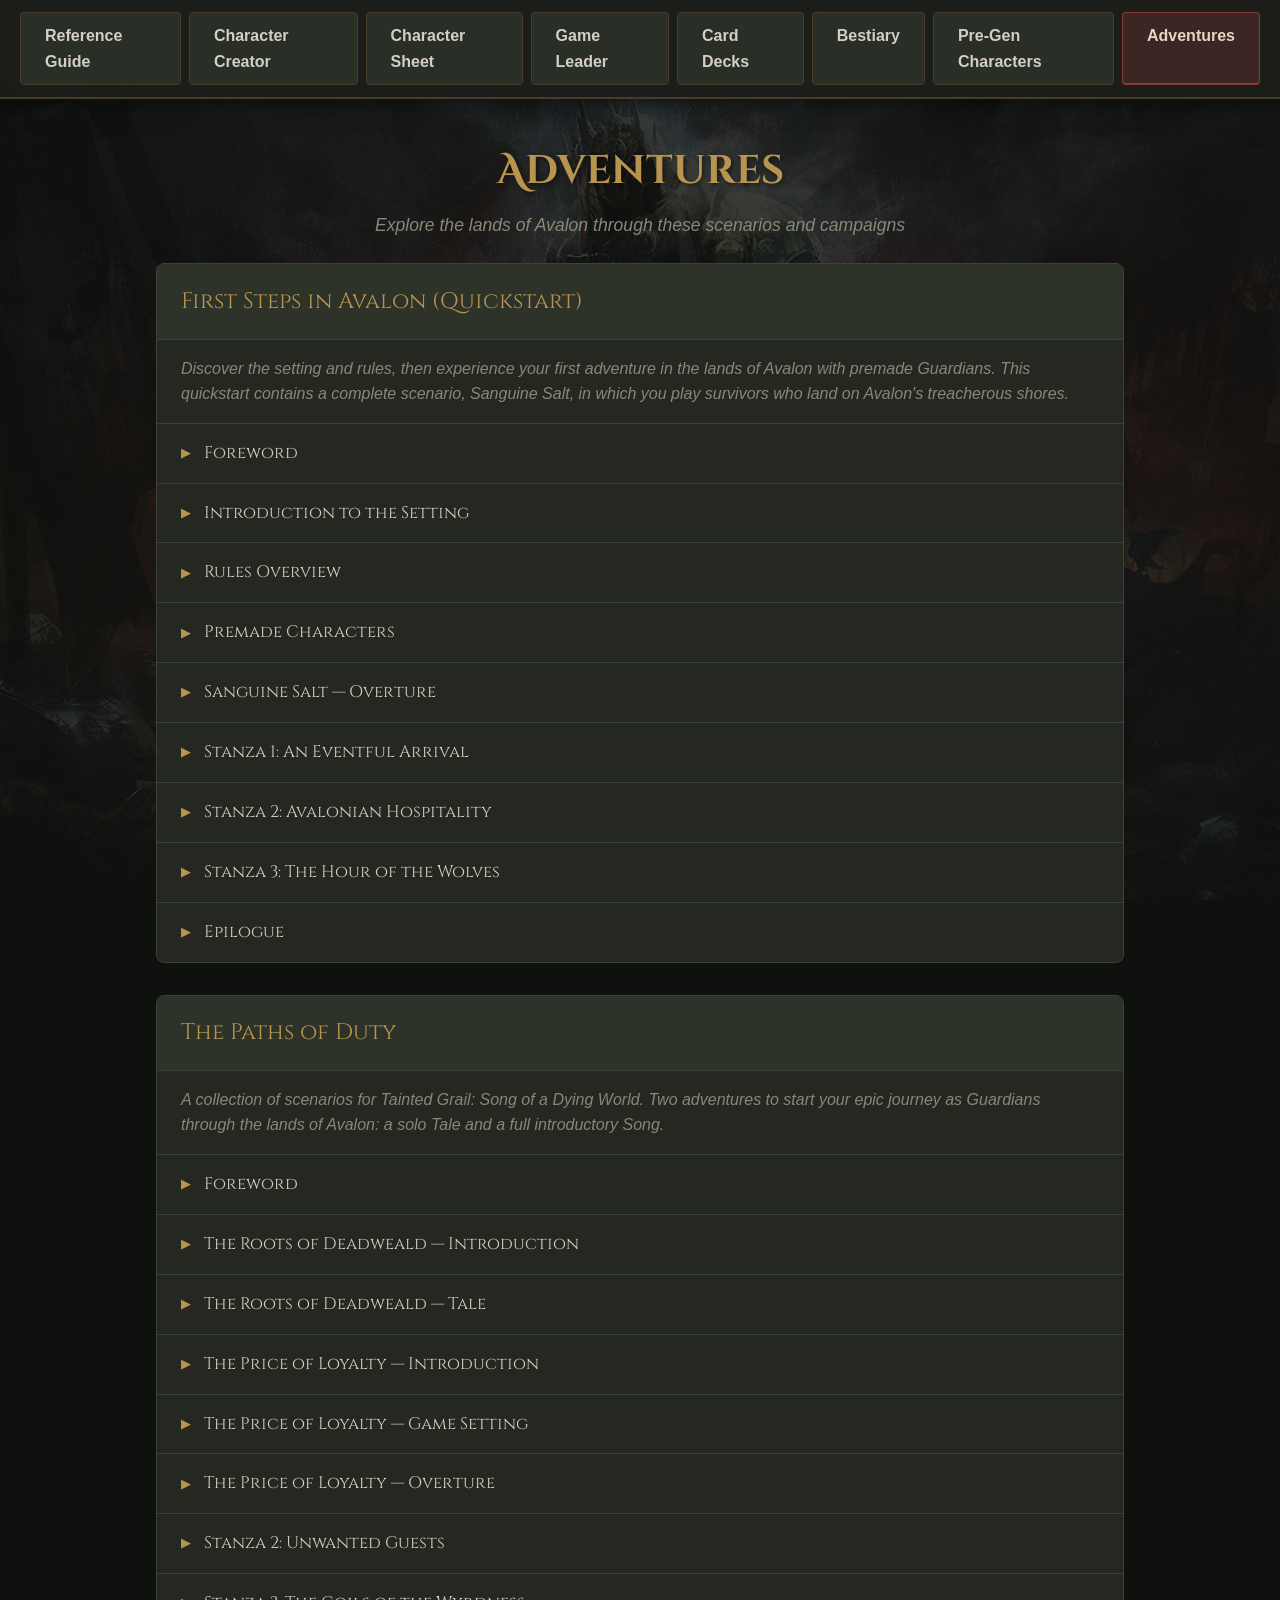
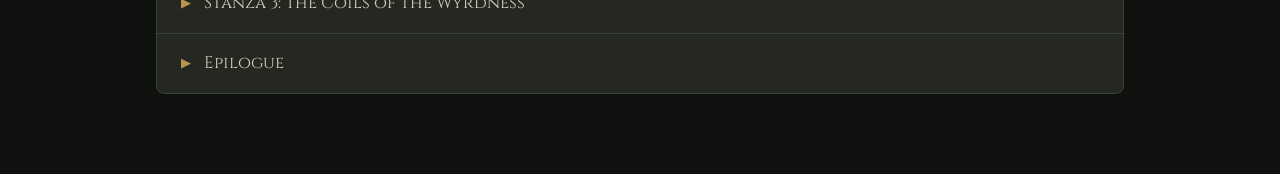
<file: adventures.html>
<!DOCTYPE html>
<html lang="en">
<head>
    <meta charset="UTF-8">
    <meta name="viewport" content="width=device-width, initial-scale=1.0">
    <title>Adventures - Tainted Grail</title>
    <link href="https://fonts.googleapis.com/css2?family=Cinzel+Decorative:wght@400;700;900&family=Cinzel:wght@400;600;700&family=Cormorant+Garamond:ital,wght@0,400;0,600;1,400&display=swap" rel="stylesheet">
    <link rel="stylesheet" href="styles.css">
    <style>
        /* Page-specific styles. Shared chrome (palette, body, background, nav,
           tab buttons) is inherited from styles.css to match the main tabs. */

        /* These pages use <a> tags for nav; keep them looking like the button tabs. */
        .top-nav .tab-btn { text-decoration: none; }

        .page-header {
            text-align: center;
            padding: 2.5rem 1rem 1.5rem;
        }

        .page-header h1 {
            font-family: 'Cinzel Decorative', cursive;
            font-size: 2.5rem;
            color: var(--gold);
            text-shadow: 2px 2px 4px rgba(0,0,0,0.5);
            margin-bottom: 0.5rem;
        }

        .page-header p {
            color: var(--text-secondary);
            font-size: 1.1rem;
            font-style: italic;
        }

        /* Adventure Content */
        .content-wrapper {
            max-width: 1000px;
            margin: 0 auto;
            padding: 0 1rem 3rem;
        }

        .adventure-block {
            background: var(--bg-secondary);
            border: 1px solid var(--border);
            border-radius: 8px;
            margin-bottom: 2rem;
            overflow: hidden;
        }

        .adventure-title {
            font-family: 'Cinzel', serif;
            font-size: 1.4rem;
            color: var(--gold);
            padding: 1.2rem 1.5rem;
            background: var(--bg-card);
            border-bottom: 1px solid var(--border);
        }

        .adventure-intro {
            padding: 1rem 1.5rem;
            font-size: 1rem;
            color: var(--text-secondary);
            font-style: italic;
            border-bottom: 1px solid var(--border);
        }

        /* Collapsible Chapters */
        .chapter {
            border-bottom: 1px solid var(--border);
        }

        .chapter:last-child { border-bottom: none; }

        .chapter-header {
            display: flex;
            align-items: center;
            padding: 1rem 1.5rem;
            cursor: pointer;
            transition: background 0.2s ease;
            gap: 0.8rem;
        }

        .chapter-header:hover {
            background: rgba(184,148,79,0.05);
        }

        .chapter-arrow {
            color: var(--gold);
            font-size: 0.8rem;
            transition: transform 0.3s ease;
            flex-shrink: 0;
        }

        .chapter.open .chapter-arrow {
            transform: rotate(90deg);
        }

        .chapter-name {
            font-family: 'Cinzel', serif;
            font-size: 1.05rem;
            color: var(--text-primary);
        }

        .chapter-content {
            display: none;
            padding: 0 1.5rem 1.5rem 2.5rem;
            font-size: 1rem;
            line-height: 1.8;
        }

        .chapter.open .chapter-content {
            display: block;
        }

        .chapter-content p {
            margin-bottom: 1rem;
        }

        .chapter-content h4 {
            font-family: 'Cinzel', serif;
            color: var(--gold);
            margin: 1.2rem 0 0.5rem;
            font-size: 1rem;
        }

        .chapter-content .boxed {
            background: var(--bg-card);
            border: 1px solid var(--border);
            border-radius: 6px;
            padding: 1rem;
            margin: 1rem 0;
        }

        .chapter-content .boxed strong {
            color: var(--gold);
        }

        .chapter-content ul {
            margin: 0.5rem 0 1rem 1.5rem;
        }

        .chapter-content ul li {
            margin-bottom: 0.3rem;
        }

        @media (max-width: 768px) {
            .page-header h1 { font-size: 1.8rem; }
            .tab-btn { font-size: 0.75rem; padding: 0.4rem 0.8rem; }
            .adventure-title { font-size: 1.2rem; }
            .chapter-header { padding: 0.8rem 1rem; }
            .chapter-content { padding: 0 1rem 1rem 1.8rem; }
        }
    </style>
</head>
<body>
    <nav class="top-nav">
        <div class="tab-buttons">
            <a href="index.html" class="tab-btn">Reference Guide</a>
            <a href="index.html#tab-creator" class="tab-btn">Character Creator</a>
            <a href="index.html#tab-sheet" class="tab-btn">Character Sheet</a>
            <a href="index.html#tab-leader" class="tab-btn">Game Leader</a>
            <a href="decks.html" class="tab-btn">Card Decks</a>
            <a href="bestiary.html" class="tab-btn">Bestiary</a>
            <a href="pregens.html" class="tab-btn">Pre-Gen Characters</a>
            <a href="adventures.html" class="tab-btn active">Adventures</a>
        </div>
    </nav>

    <div class="page-header">
        <h1>Adventures</h1>
        <p>Explore the lands of Avalon through these scenarios and campaigns</p>
    </div>

    <div class="content-wrapper">

        <!-- First Steps in Avalon -->
        <div class="adventure-block">
            <div class="adventure-title">First Steps in Avalon (Quickstart)</div>
            <div class="adventure-intro">
                Discover the setting and rules, then experience your first adventure in the lands of Avalon with premade Guardians. This quickstart contains a complete scenario, <em>Sanguine Salt</em>, in which you play survivors who land on Avalon's treacherous shores.
            </div>

            <div class="chapter" id="qs-foreword">
                <div class="chapter-header" onclick="toggleChapter('qs-foreword')">
                    <span class="chapter-arrow">&#9654;</span>
                    <span class="chapter-name">Foreword</span>
                </div>
                <div class="chapter-content">
                    <p><em>First Steps In Avalon</em> is a quickstart for the role-playing game Tainted Grail: Song of a Dying World. Discover the setting and rules, then experience your first adventure in the lands of Avalon with premade Guardians.</p>
                    <p>The quickstart includes:</p>
                    <ul>
                        <li><strong>Introduction to the Setting</strong> &mdash; Tainted Grail is a twilight fantasy setting with a melancholic and corrupted reinterpretation of the Arthurian cycle and Celtic myths.</li>
                        <li><strong>Rules Overview</strong> &mdash; Uses an adapted version of the Shadows of Esteren rules system. Intuitive and accessible, emphasis on roleplaying and moral development.</li>
                        <li><strong>Premade Characters</strong> &mdash; Four simplified Character Sheets: Algren the dedicated bodyguard; Thane Jarna; Sheem the reckless navigator; and Velnort the clan chronicler.</li>
                        <li><strong>First Song: Sanguine Salt</strong> &mdash; A complete scenario in which you play survivors landing on Avalon's treacherous shores.</li>
                    </ul>
                </div>
            </div>

            <div class="chapter" id="qs-setting">
                <div class="chapter-header" onclick="toggleChapter('qs-setting')">
                    <span class="chapter-arrow">&#9654;</span>
                    <span class="chapter-name">Introduction to the Setting</span>
                </div>
                <div class="chapter-content">
                    <p>Tainted Grail is a twilight fantasy setting inspired by the Arthurian myth and Celtic legends. The Characters belong to one of the last surviving human communities after a terrible cataclysm, the Fall of Avalon, which occurred a century ago on the mysterious isle of Avalon.</p>
                    <p>The island was once home to the legendary King Arthur and his people, who fled a deadly epidemic known as the Red Death. However, their new home was no hospitable shelter: soon, humanity had to wrest its right to exist and come to terms with Avalon's endemic forces, such as the Wyrdness&mdash;a transformative magical phenomenon frequently occurring as a dense fog&mdash;and the Fore-dwellers&mdash;four-armed titans believed to be the island's original inhabitants.</p>
                    <h4>Before Avalon</h4>
                    <p>So much knowledge was lost in the exodus to Avalon. Upon leaving the Homelands, humanity renounced its roots. They followed King Arthur across the sea, himself guided by a disembodied voice and supernatural visions. Arthur and his own landed on a strange island. There was no Red Death to be found here: only a far more fearsome ancestral calamity.</p>
                    <h4>The Fore-dwellers and the Conquest of Avalon</h4>
                    <p>After landing on Avalon, humanity's ordeal was far from over. The island wasn't uninhabited and Man now had to contend with the Fore-dwellers: powerful, four-armed creatures encased in heavy armor. Thanks to treachery within their ranks and Arthur's valor, the giants lost their edge and were driven back to the heart of the island. Then began the construction of Camelot, the seat of royal power.</p>
                    <h4>Merlin and the Menhirs</h4>
                    <p>Merlin was Arthur's most trusted advisor and a great arcane theorist. He magically altered the standing stones that dot the island. The menhirs gained the power to repel the Wyrdness and weaken the Fore-dwellers. Over three centuries later, the menhirs' magic was extinguished and no one knows why. Avalon fell prey to chaos and the primordial Wyrdness.</p>
                    <h4>Queen Morgaine and the Raven Lord</h4>
                    <p>With the Wyrdness and the Fore-dwellers, the age-old hatred returned. Humanity went mad and the island descended into civil war. One century later, the island has been divided into many smaller kingdoms. In the northern reaches, Lord Mordred learned necromancy and made pacts with dark powers. Queen Morgaine governs Camelot with her council, pushing for the recolonization of the island.</p>
                    <h4>The Wyrdness</h4>
                    <p>The Wyrdness isn't just a thick, mile-wide fog that holds the people of Avalon hostage. It moves with the wind, but seems to have a consciousness of its own. Everything it swallows&mdash;plants, beasts, men&mdash;is spat back out: broken, distorted, maddened, altered. Only an insane person would venture into the Wyrdness without a Wyrdcandle or some protective talisman.</p>
                    <h4>Avalon's Defenders</h4>
                    <p>Mistfarers are explorers, guides and sentries. Knights are the only ones who can stand up against the Fore-dwellers. Wyrdhunters are zealot avengers, hunting down abominations that slay peasants and knights alike.</p>
                </div>
            </div>

            <div class="chapter" id="qs-rules">
                <div class="chapter-header" onclick="toggleChapter('qs-rules')">
                    <span class="chapter-arrow">&#9654;</span>
                    <span class="chapter-name">Rules Overview</span>
                </div>
                <div class="chapter-content">
                    <h4>Ways</h4>
                    <p>A Character's mental or physical skills aren't defined by ability scores. Instead, the five Ways determine their major personality traits:</p>
                    <ul>
                        <li><strong>Awareness</strong> &mdash; link with their environment, the wild and the unpredictable world</li>
                        <li><strong>Combativeness</strong> &mdash; ardor and pugnacity, motivation and will to act</li>
                        <li><strong>Conviction</strong> &mdash; fervor, commitment and beliefs</li>
                        <li><strong>Creativity</strong> &mdash; imagination, inventiveness and resourcefulness</li>
                        <li><strong>Reason</strong> &mdash; intellect, rationalization, capacity to learn</li>
                    </ul>
                    <p>Each Way ranges from 1 to 5, with a different rating assigned to each.</p>

                    <h4>Skills (Domains)</h4>
                    <p>Skills are divided into 20 generic Domains. Each extends into Disciplines for specialization. Domain ratings max at 5; Disciplines range from 6 to 15.</p>
                    <div class="boxed">
                        <strong>Interpreting Skill Ratings:</strong> 0 = no knowledge; 1-2 = beginner; 3-5 = decent; 6-9 = professional; 10-12 = expert; 13-14 = master; 15 = living legend.
                    </div>

                    <h4>Resolution of Action</h4>
                    <p>Roll 1D10 + Domain (or Discipline) + associated Way against a Difficulty Threshold.</p>
                    <div class="boxed">
                        <strong>Difficulty Thresholds:</strong> Easy 8 | Standard 11 | Complicated 14 | Difficult 17 | Very Difficult 20 | Exceptional 25 | Heroic 30 | Superhuman 35
                    </div>

                    <h4>Combat</h4>
                    <p>Confrontations are brutal and merciless. The system emphasizes the danger of armed confrontation. Every battle can result in death. Players are urged to exercise caution and strategize.</p>

                    <h4>Health &amp; Sanity</h4>
                    <p>Characters track Health conditions (Good, Okay -1, Bad -2, Critical -3, Agony) and Sanity via Mental Resistance rolls and Torment/Rout mechanics.</p>

                    <h4>The Wyrdness</h4>
                    <p>The Wyrdness manifests as magical mist with varying levels of intensity. Effects range from minor discomfort to deadly transformation. Wyrdcandles and menhirs provide protection.</p>
                </div>
            </div>

            <div class="chapter" id="qs-characters">
                <div class="chapter-header" onclick="toggleChapter('qs-characters')">
                    <span class="chapter-arrow">&#9654;</span>
                    <span class="chapter-name">Premade Characters</span>
                </div>
                <div class="chapter-content">
                    <p>The quickstart includes four premade Guardians:</p>
                    <ul>
                        <li><strong>Algren</strong> &mdash; The dedicated bodyguard</li>
                        <li><strong>Jarna</strong> &mdash; Thane who didn't choose this life</li>
                        <li><strong>Sheem</strong> &mdash; The reckless navigator</li>
                        <li><strong>Velnort</strong> &mdash; The clan chronicler</li>
                    </ul>
                    <p>These are simplified Character Sheets suitable for learning the system. Full character creation rules are in the Corebook.</p>
                </div>
            </div>

            <div class="chapter" id="qs-overture">
                <div class="chapter-header" onclick="toggleChapter('qs-overture')">
                    <span class="chapter-arrow">&#9654;</span>
                    <span class="chapter-name">Sanguine Salt &mdash; Overture</span>
                </div>
                <div class="chapter-content">
                    <p>The scenario <em>Sanguine Salt</em> is the introductory adventure. Players take on the role of survivors landing on Avalon's treacherous shores. The Overture sets the scene and introduces the Characters to their situation.</p>
                    <p>This Song is designed for 2 to 4 players using the premade characters provided. One participant takes on the role of the leader (game master) while the others play the Guardians.</p>
                </div>
            </div>

            <div class="chapter" id="qs-stanza1">
                <div class="chapter-header" onclick="toggleChapter('qs-stanza1')">
                    <span class="chapter-arrow">&#9654;</span>
                    <span class="chapter-name">Stanza 1: An Eventful Arrival</span>
                </div>
                <div class="chapter-content">
                    <p>The Characters arrive at a coastal settlement battered by recent storms. The community is on edge after losing contact with neighboring villages. The Guardians must establish themselves, gather information, and decide how to approach the growing tension among the settlers.</p>
                    <p>Key elements include meeting the local population, investigating rumors of disappearances, and navigating social dynamics between factions within the hamlet.</p>
                </div>
            </div>

            <div class="chapter" id="qs-stanza2">
                <div class="chapter-header" onclick="toggleChapter('qs-stanza2')">
                    <span class="chapter-arrow">&#9654;</span>
                    <span class="chapter-name">Stanza 2: Avalonian Hospitality</span>
                </div>
                <div class="chapter-content">
                    <p>The Characters delve deeper into the community's troubles. They discover that the settlement's problems are not merely mundane &mdash; the Wyrdness creeps ever closer, and not everyone is what they seem. Trust is a rare commodity in Avalon.</p>
                    <p>This stanza focuses on investigation, social interaction, and building alliances. The Characters must piece together clues while managing the suspicion directed at outsiders.</p>
                </div>
            </div>

            <div class="chapter" id="qs-stanza3">
                <div class="chapter-header" onclick="toggleChapter('qs-stanza3')">
                    <span class="chapter-arrow">&#9654;</span>
                    <span class="chapter-name">Stanza 3: The Hour of the Wolves</span>
                </div>
                <div class="chapter-content">
                    <p>The climax of the adventure. The threats converge and the Characters must make difficult choices under pressure. Combat is likely, but clever players may find alternative solutions. The Wyrdness plays a central role in the final confrontation.</p>
                    <p>This stanza tests all the skills the players have learned: combat, social interaction, exploration, and moral decision-making. Multiple outcomes are possible depending on the Characters' actions throughout the scenario.</p>
                </div>
            </div>

            <div class="chapter" id="qs-epilogue">
                <div class="chapter-header" onclick="toggleChapter('qs-epilogue')">
                    <span class="chapter-arrow">&#9654;</span>
                    <span class="chapter-name">Epilogue</span>
                </div>
                <div class="chapter-content">
                    <p>The aftermath of the Characters' choices. Depending on outcomes, the settlement may be saved, transformed, or abandoned. The epilogue provides hooks for continuing adventures and transitions into the full Tainted Grail campaign.</p>
                </div>
            </div>
        </div>

        <!-- The Paths of Duty -->
        <div class="adventure-block">
            <div class="adventure-title">The Paths of Duty</div>
            <div class="adventure-intro">
                A collection of scenarios for Tainted Grail: Song of a Dying World. Two adventures to start your epic journey as Guardians through the lands of Avalon: a solo Tale and a full introductory Song.
            </div>

            <div class="chapter" id="pd-foreword">
                <div class="chapter-header" onclick="toggleChapter('pd-foreword')">
                    <span class="chapter-arrow">&#9654;</span>
                    <span class="chapter-name">Foreword</span>
                </div>
                <div class="chapter-content">
                    <p><em>The Paths of Duty</em> gives you two adventures to start your epic journey as Guardians through the lands of Avalon.</p>
                    <ul>
                        <li><strong>The Roots of Deadweald</strong> &mdash; A short choose-your-own-adventure Tale that teaches players and leaders about Tainted Grail with a step-by-step introduction. Play as Heane, a young woman traveling with her clan in their ultimate trek to find a safe, fertile land at the heart of Avalon.</li>
                        <li><strong>The Price of Loyalty</strong> &mdash; A complete introductory scenario exploring the themes and landscapes of the Tainted Grail TTRPG. Play the loyal defenders of the Bedegraine March, exposed to danger by the disappearance of its lord.</li>
                    </ul>
                </div>
            </div>

            <div class="chapter" id="pd-roots-intro">
                <div class="chapter-header" onclick="toggleChapter('pd-roots-intro')">
                    <span class="chapter-arrow">&#9654;</span>
                    <span class="chapter-name">The Roots of Deadweald &mdash; Introduction</span>
                </div>
                <div class="chapter-content">
                    <p><em>The Roots of Deadweald</em> is a Tale, a short Choose-Your-Own-Adventure scenario lasting 30 to 45 minutes. This Tale is for all participants at the table, regardless of role. Players and leaders alike can embark upon this adventure and discover Heane's story, which serves as an introduction to the universe and game mechanics.</p>
                    <p>It can be played by individual participants, one by one, or in pairs. If you opt to work as a duo, one participant can be the narrator, reading the directions aloud, while the other plays Heane.</p>
                    <h4>What You Need</h4>
                    <ul>
                        <li>A ten-sided die (D10)</li>
                        <li>Heane's Character Sheet (provided)</li>
                        <li>Paper and pencil for notes</li>
                    </ul>
                    <h4>Heane's Character</h4>
                    <p>Heane is a courageous 15-year-old nomad shepherdess from the People of the Hinterlands. She journeys through the mist with her family and their clan on a quest for a safe haven. Her Ways: Combativeness 5, Creativity 2, Awareness 4, Conviction 3, Reason 1. She has the Mistwalker advantage.</p>
                </div>
            </div>

            <div class="chapter" id="pd-roots-tale">
                <div class="chapter-header" onclick="toggleChapter('pd-roots-tale')">
                    <span class="chapter-arrow">&#9654;</span>
                    <span class="chapter-name">The Roots of Deadweald &mdash; Tale</span>
                </div>
                <div class="chapter-content">
                    <p>For days now, you have been traveling in a convoy together with what remains of your clan. Recently driven from your homeland by the Wyrdness, your only option was to set off for the unknown, for a land of sanctuary: Vertbreuil, a thousand-year-old forest in the middle of the island of Avalon, protected from the mists by an impenetrable ring of trees.</p>
                    <p>Day after day, the mist and wild beasts have thinned your ranks. Your group now numbers only a dozen scrawny individuals. Your parents are at the head of the procession, armed with the last working ogham, a magical stone that can keep the Wyrdness at bay.</p>
                    <p>The Tale introduces key mechanics through play:</p>
                    <ul>
                        <li><strong>First Resolution Roll</strong> &mdash; Perception, Compassion, or Natural Environment to assess a stranger approaching your convoy</li>
                        <li><strong>Combat: Initiative</strong> &mdash; Roll D10 + Speed to determine order of action</li>
                        <li><strong>Combat: Actions</strong> &mdash; Move (6 yards) and perform an action each Round</li>
                        <li><strong>Contested Actions</strong> &mdash; Stealth vs. pursuers' Perception</li>
                        <li><strong>The Wyrdness</strong> &mdash; Encounter with the mist and its effects</li>
                    </ul>
                    <p>Each resolution has success and failure paths that branch the narrative, teaching consequences of dice rolls while advancing Heane's story toward Deadweald.</p>
                </div>
            </div>

            <div class="chapter" id="pd-price-intro">
                <div class="chapter-header" onclick="toggleChapter('pd-price-intro')">
                    <span class="chapter-arrow">&#9654;</span>
                    <span class="chapter-name">The Price of Loyalty &mdash; Introduction</span>
                </div>
                <div class="chapter-content">
                    <p><em>The Price of Loyalty</em> is a complete introductory scenario for Tainted Grail: Song of a Dying World. It explores the themes and landscapes of the setting through a self-contained adventure.</p>
                    <p>The Characters play loyal defenders of the Bedegraine March, a moor on the edge of Camelot's domain. The March has been exposed to danger by the disappearance of Lord Rhunon and the departure of the region's armed forces to seek him out. With the fate of the inhabitants in your hands, you must give them reason to hope again.</p>
                    <p>This Song is designed to be played over 2-3 sessions and features themes of loyalty, duty, survival, and the moral complexity of leadership in desperate times.</p>
                </div>
            </div>

            <div class="chapter" id="pd-price-setting">
                <div class="chapter-header" onclick="toggleChapter('pd-price-setting')">
                    <span class="chapter-arrow">&#9654;</span>
                    <span class="chapter-name">The Price of Loyalty &mdash; Game Setting</span>
                </div>
                <div class="chapter-content">
                    <p>The Bedegraine March is a remote territory on Camelot's frontier. Its lord, Rhunon, was a just ruler who earned the loyalty of his subjects through fairness and protection. The March contains several hamlets connected by dangerous roads that cut through areas of varying Wyrdness levels.</p>
                    <p>Key locations, NPCs, and factions are established here, along with the political situation that creates the adventure's central tension.</p>
                </div>
            </div>

            <div class="chapter" id="pd-price-overture">
                <div class="chapter-header" onclick="toggleChapter('pd-price-overture')">
                    <span class="chapter-arrow">&#9654;</span>
                    <span class="chapter-name">The Price of Loyalty &mdash; Overture</span>
                </div>
                <div class="chapter-content">
                    <p>The adventure opens with the Characters in their routine roles within the March's convoy system. Lord Rhunon has been missing for weeks, and the armed forces left to find him days ago. The Characters are among the few defenders remaining.</p>
                    <p>The Overture establishes the initial situation, introduces key NPCs, and presents the first challenges: maintaining order, protecting civilians, and deciding priorities with limited resources.</p>
                </div>
            </div>

            <div class="chapter" id="pd-price-stanza2">
                <div class="chapter-header" onclick="toggleChapter('pd-price-stanza2')">
                    <span class="chapter-arrow">&#9654;</span>
                    <span class="chapter-name">Stanza 2: Unwanted Guests</span>
                </div>
                <div class="chapter-content">
                    <p>Outsiders arrive in the March &mdash; refugees, opportunists, or something worse? The Characters must decide how to handle the newcomers while managing growing unrest among the locals. Resources are scarce and trust is in short supply.</p>
                    <p>This stanza emphasizes social challenges, investigation, and moral dilemmas. The Characters' choices here will shape the rest of the adventure and determine which allies and enemies they accumulate.</p>
                </div>
            </div>

            <div class="chapter" id="pd-price-stanza3">
                <div class="chapter-header" onclick="toggleChapter('pd-price-stanza3')">
                    <span class="chapter-arrow">&#9654;</span>
                    <span class="chapter-name">Stanza 3: The Coils of the Wyrdness</span>
                </div>
                <div class="chapter-content">
                    <p>The Wyrdness closes in on the March. The true threat reveals itself &mdash; a supernatural danger that tests the Characters' combat prowess, magical knowledge, and resolve. Previous choices come to fruition as allies prove their worth or betrayals are revealed.</p>
                    <p>This climactic stanza combines exploration of Wyrdness-affected terrain, confrontation with supernatural threats, and the culmination of the political tensions established earlier. Multiple paths to resolution exist depending on earlier decisions.</p>
                </div>
            </div>

            <div class="chapter" id="pd-price-epilogue">
                <div class="chapter-header" onclick="toggleChapter('pd-price-epilogue')">
                    <span class="chapter-arrow">&#9654;</span>
                    <span class="chapter-name">Epilogue</span>
                </div>
                <div class="chapter-content">
                    <p>The fate of the Bedegraine March is decided. Depending on the Characters' actions, the region may be stabilized under new leadership, fall to chaos, or find an unexpected path forward. Lord Rhunon's fate is revealed, and the Characters must reckon with the consequences of their loyalty and duty.</p>
                    <p>The epilogue provides experience rewards, Chronicle of Avalon integration points, and seeds for future adventures in the larger Tainted Grail campaign.</p>
                </div>
            </div>
        </div>

    </div>

    <script>
    function toggleChapter(id) {
        const chapter = document.getElementById(id);
        chapter.classList.toggle('open');
    }
    </script>
</body>
</html>
</file>
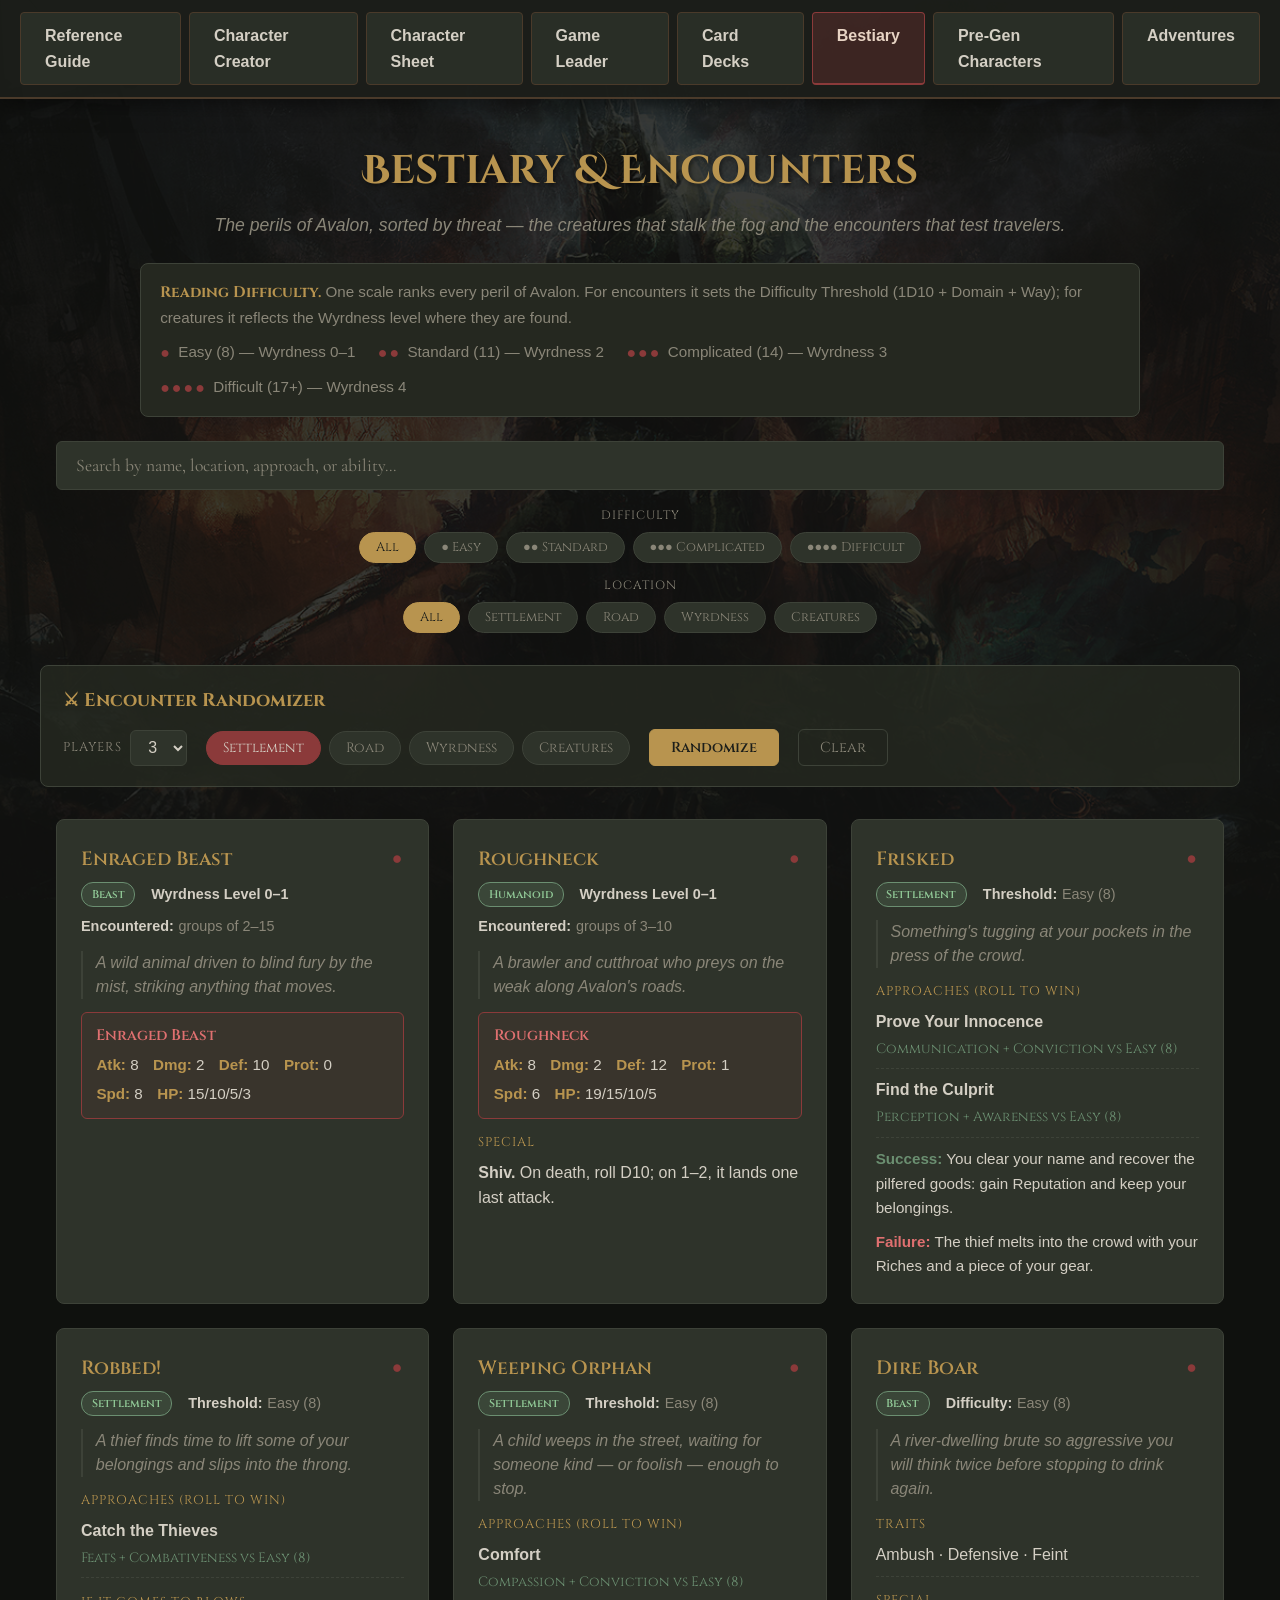
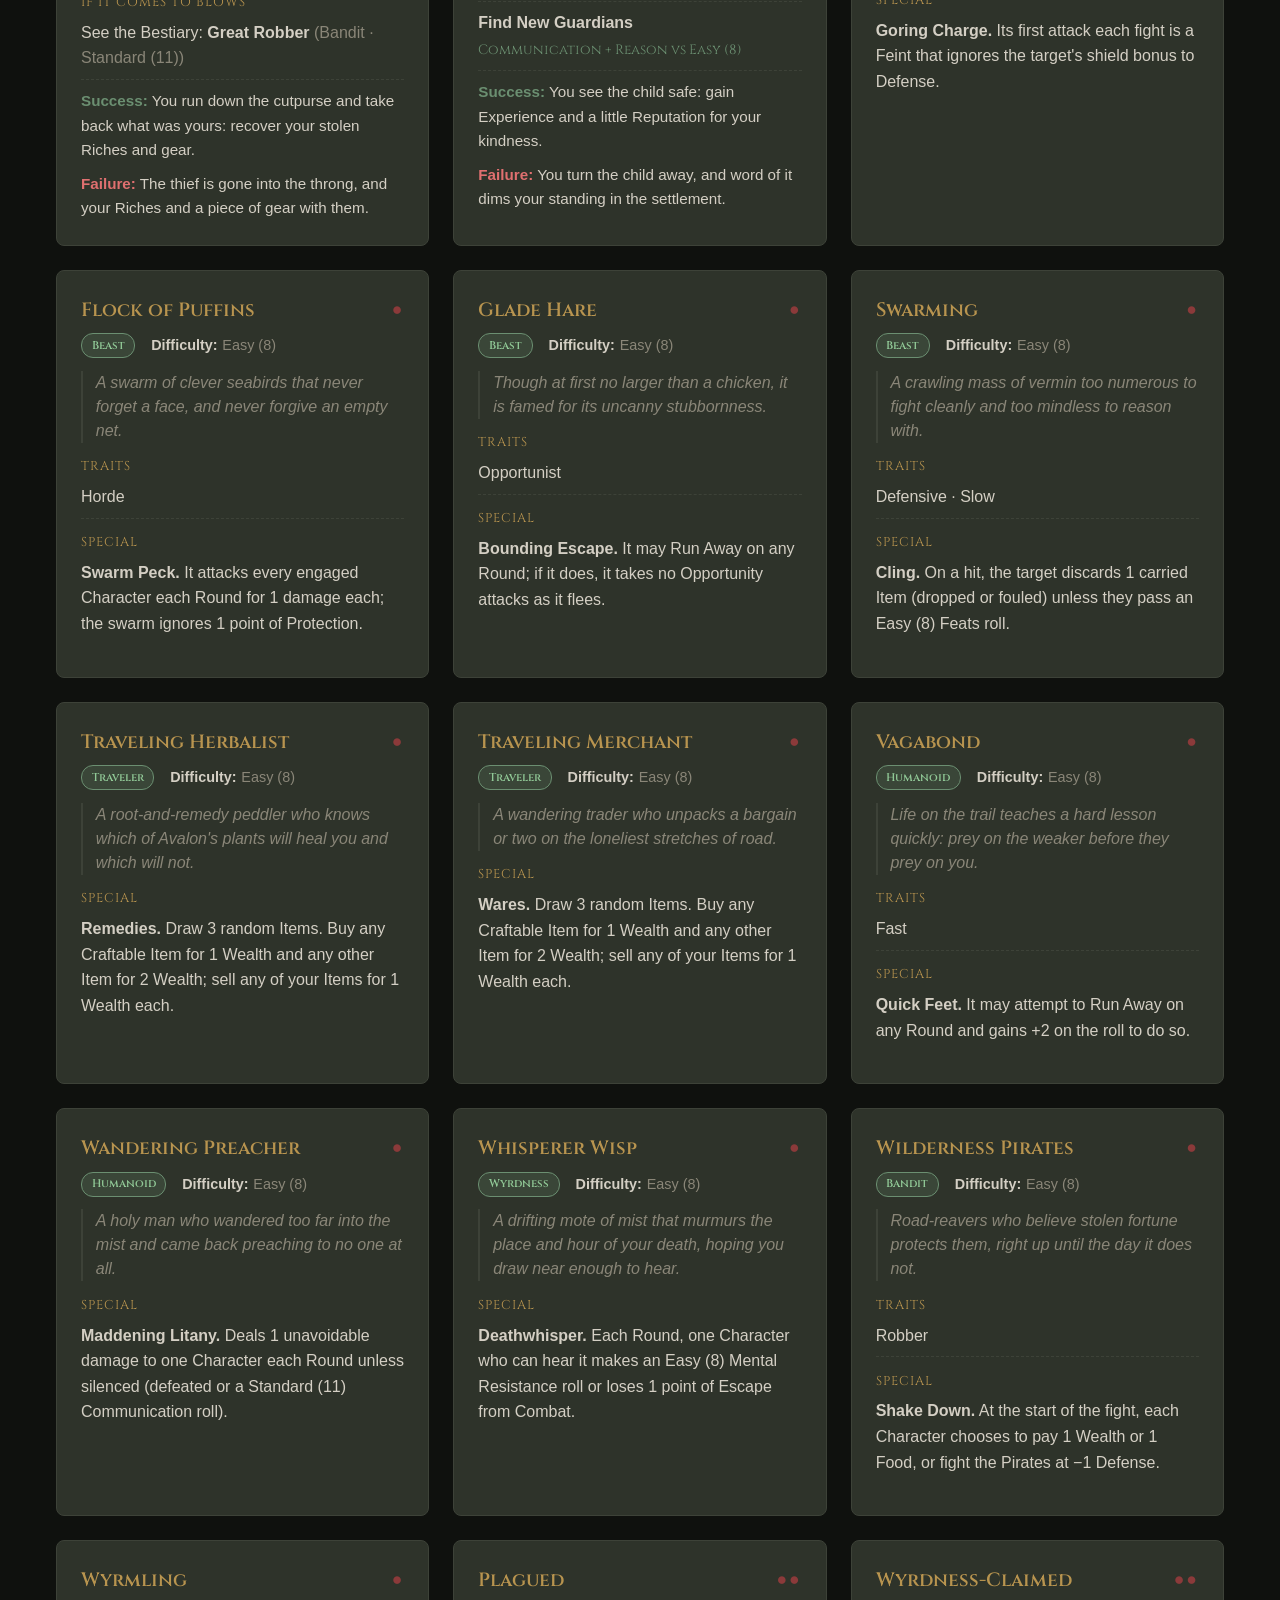
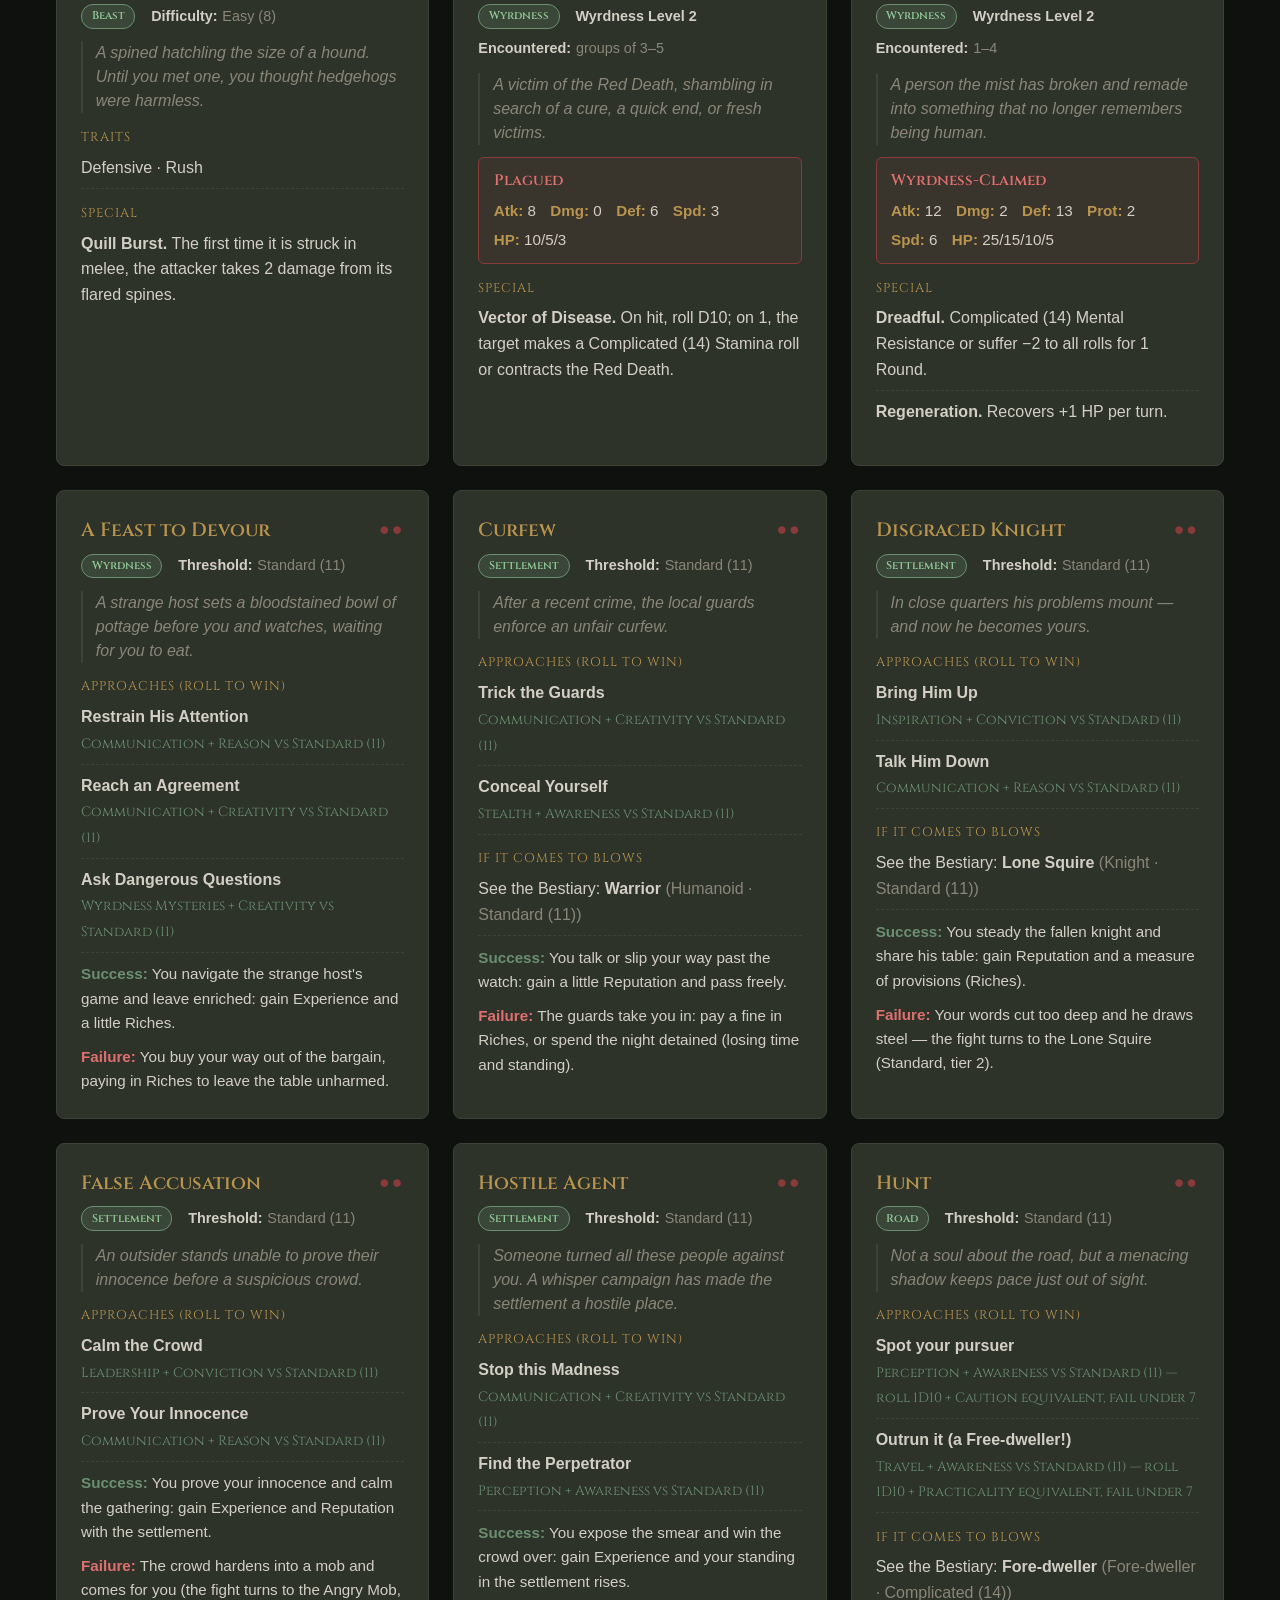
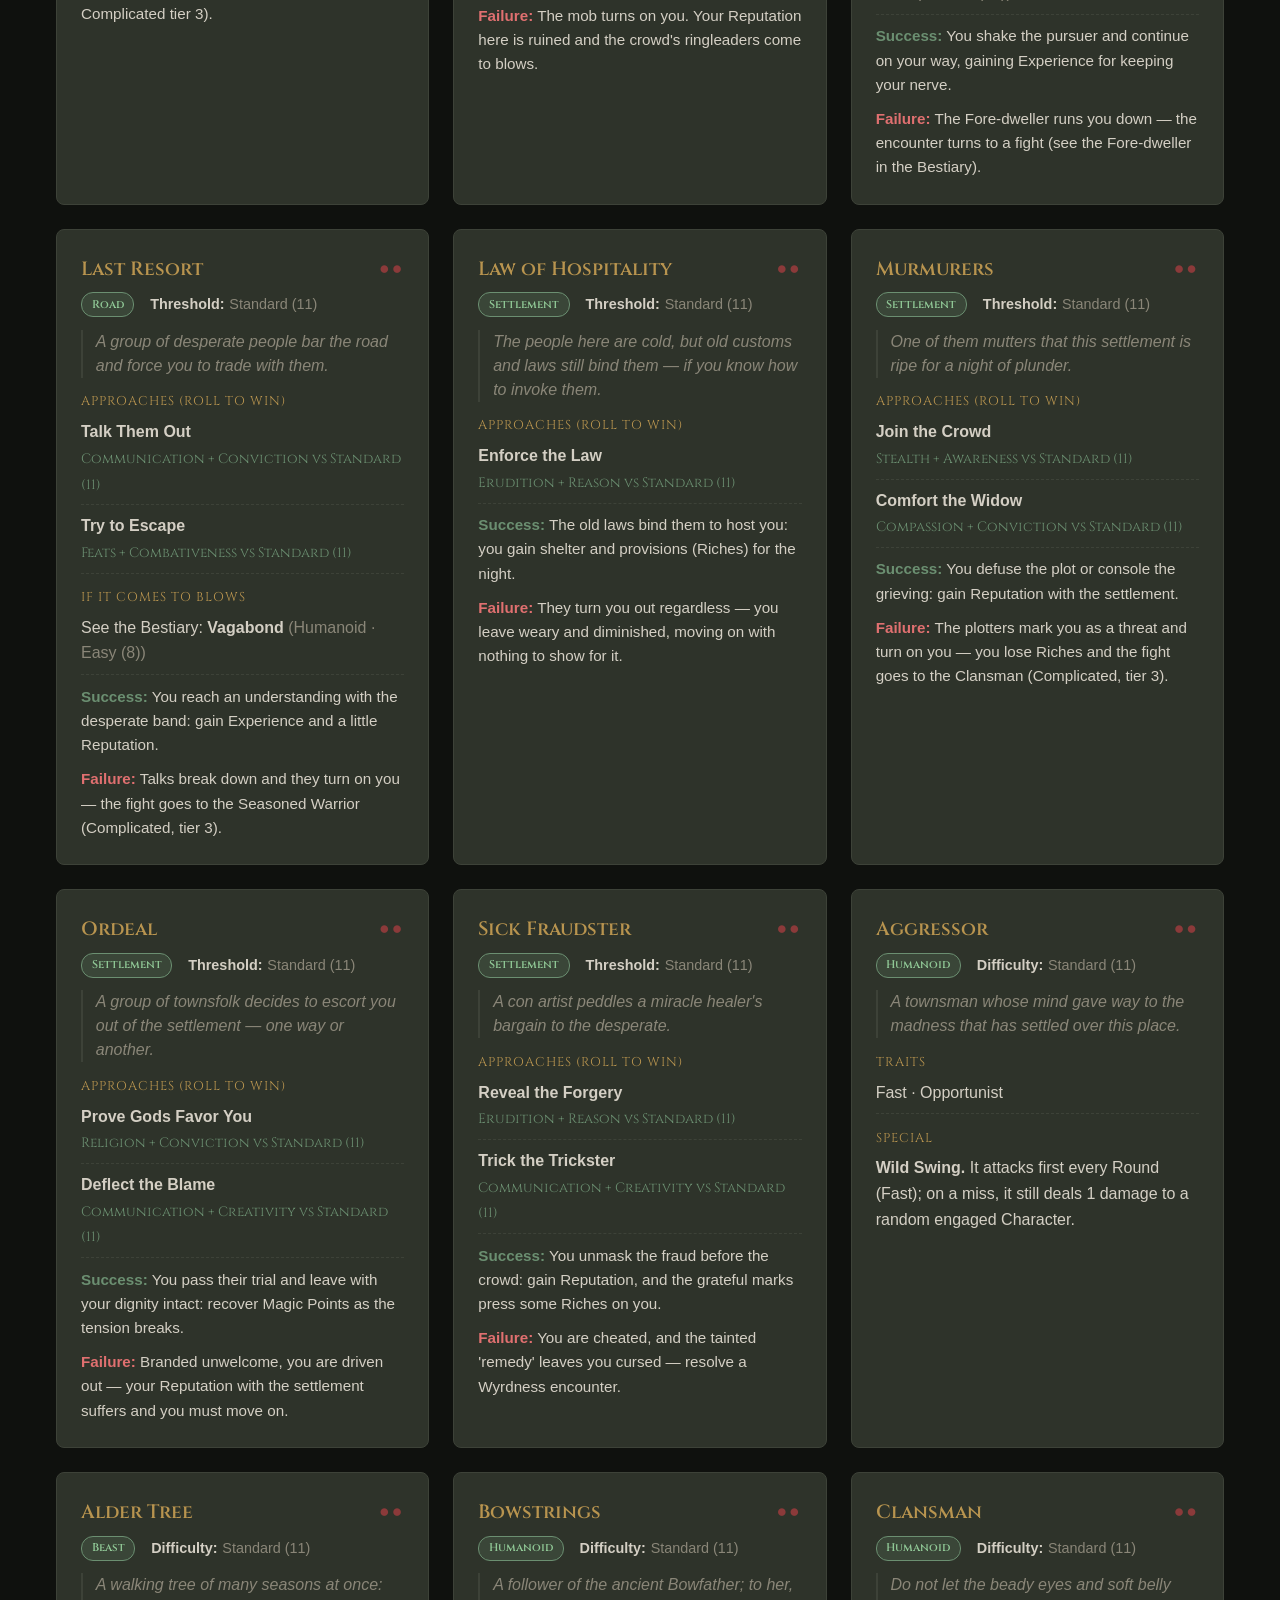
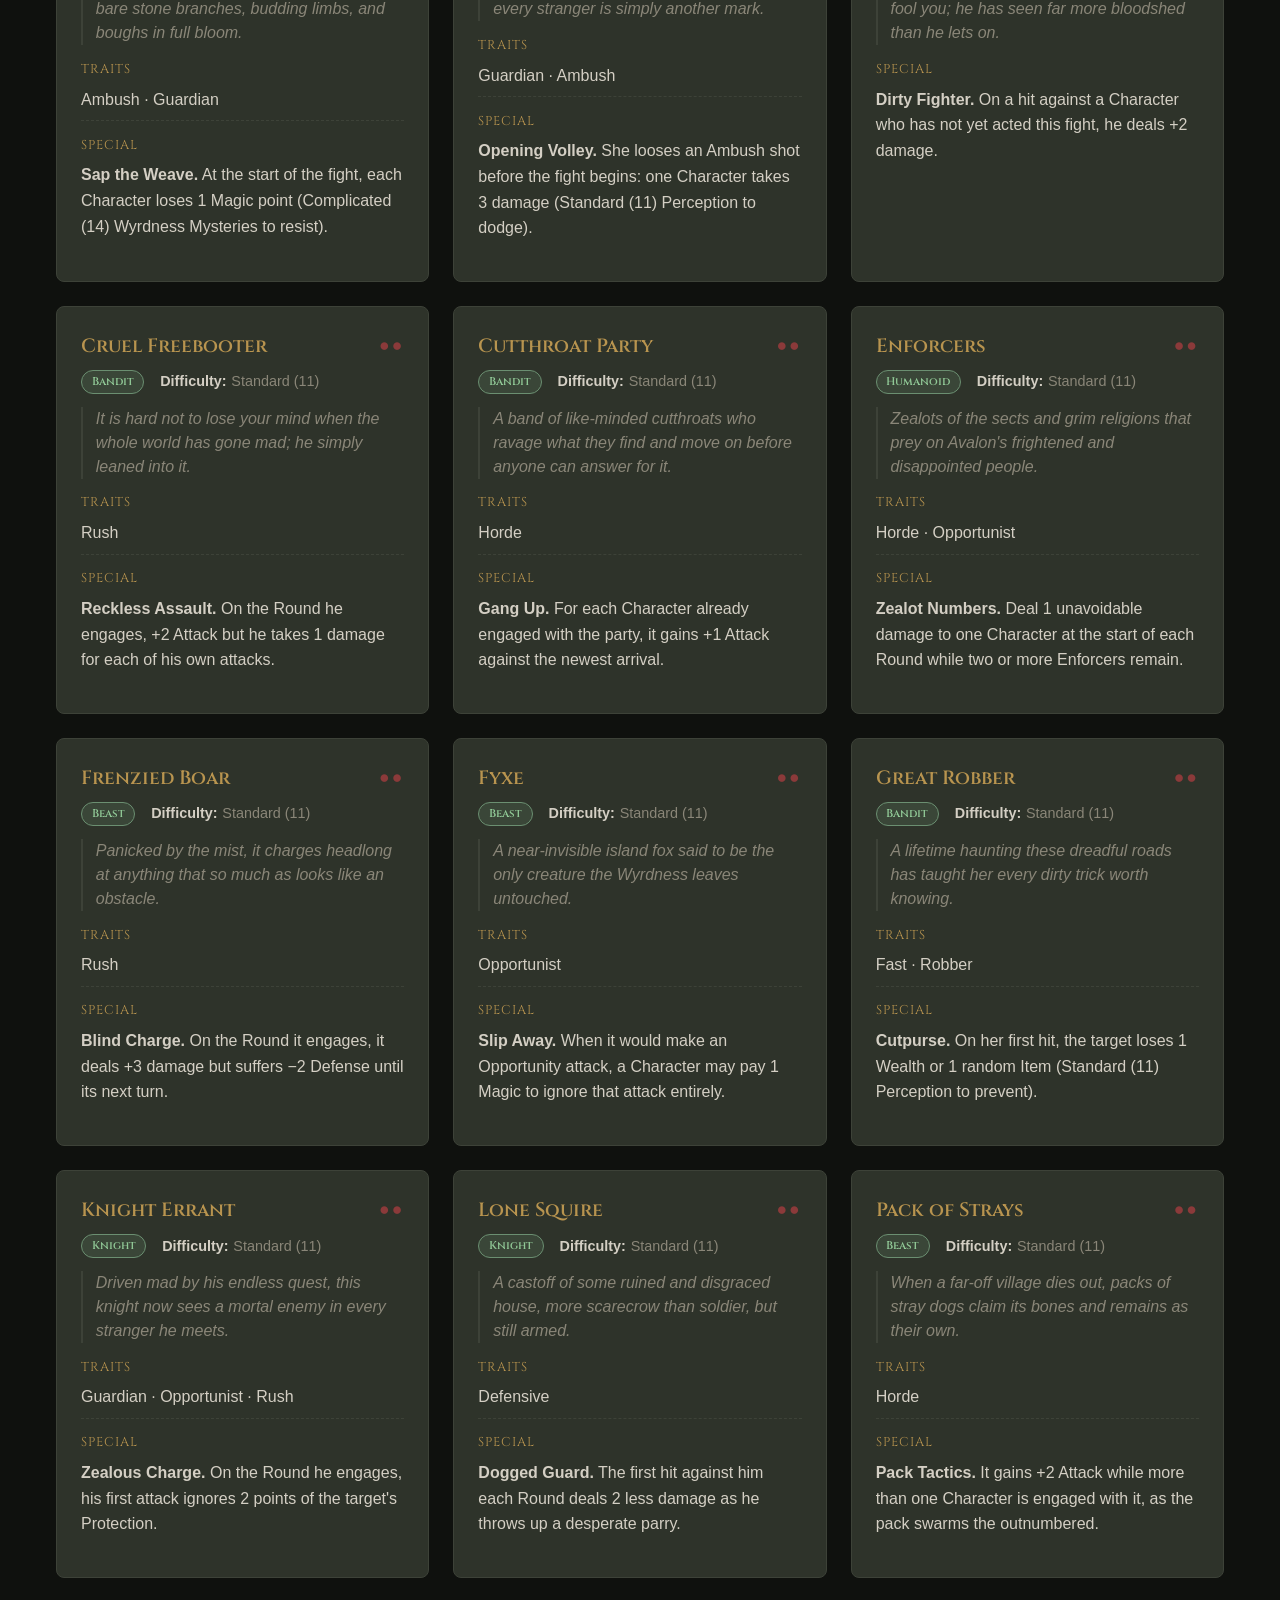
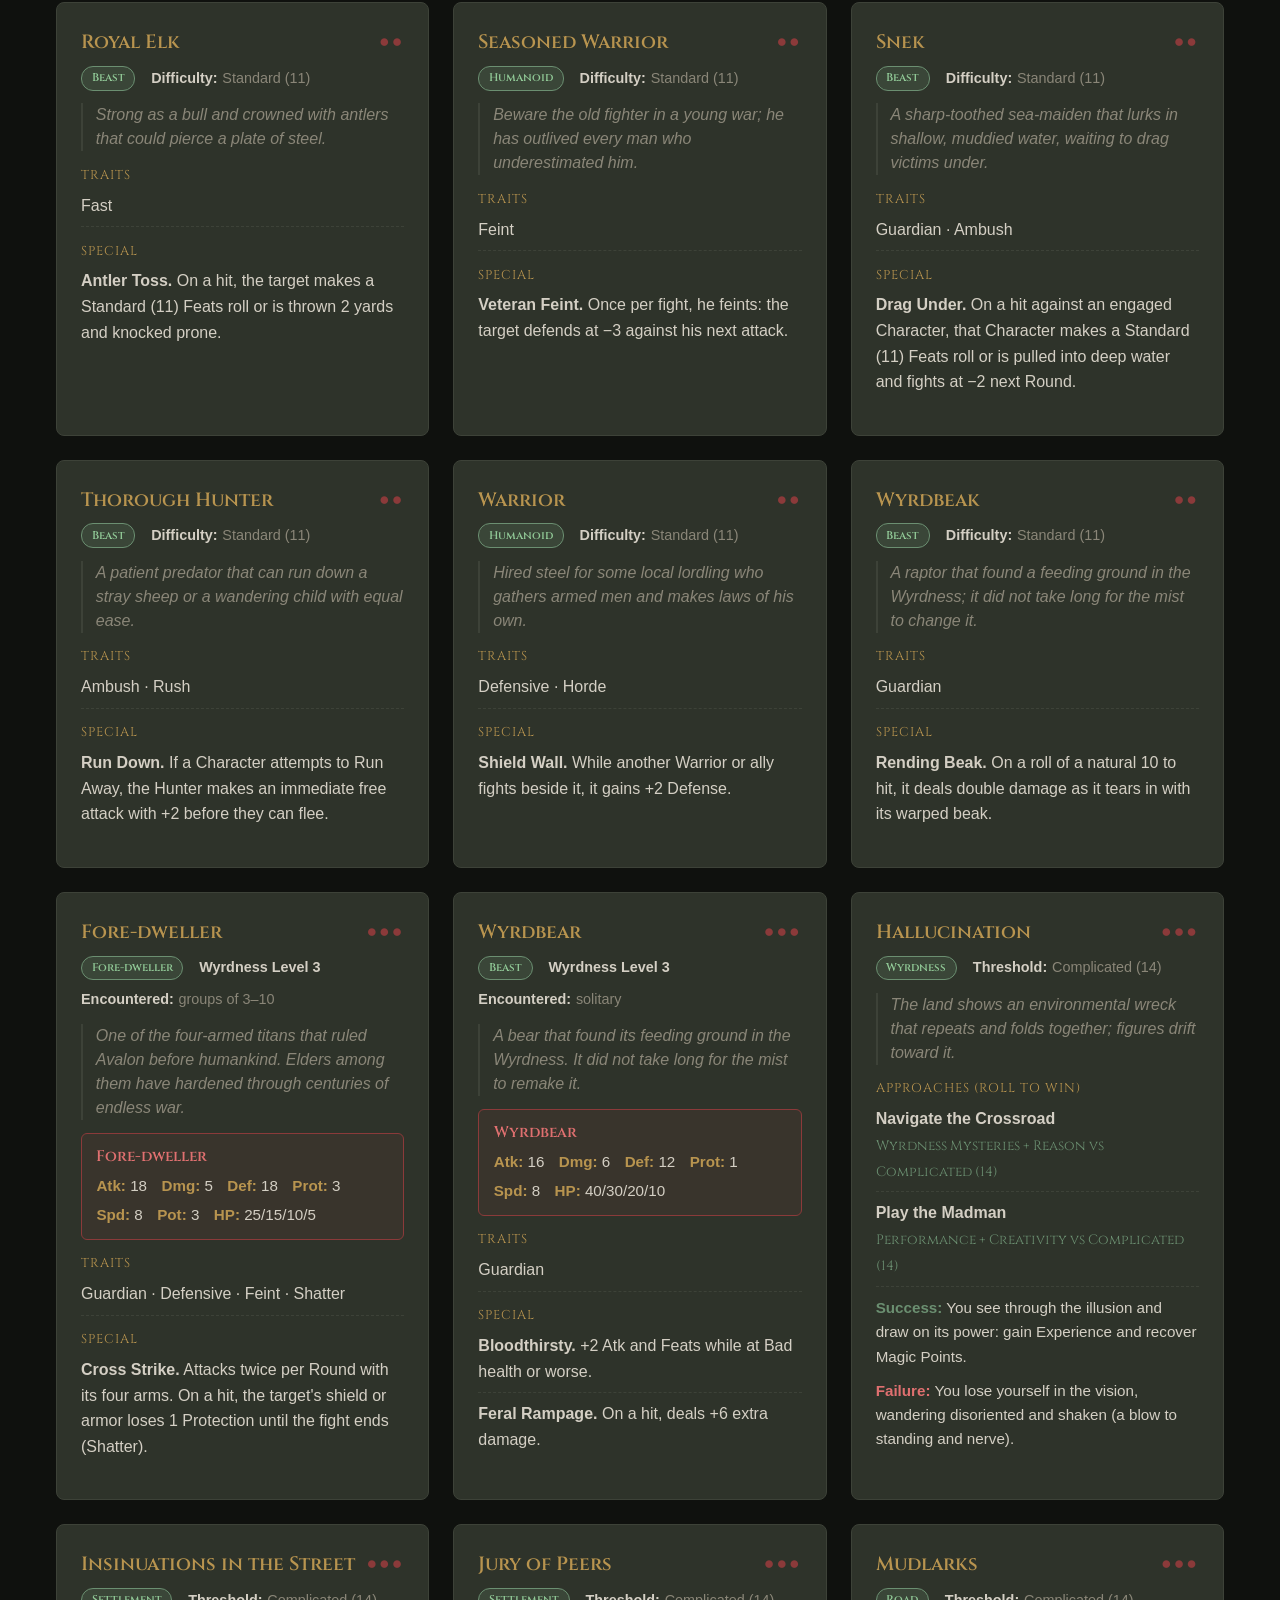
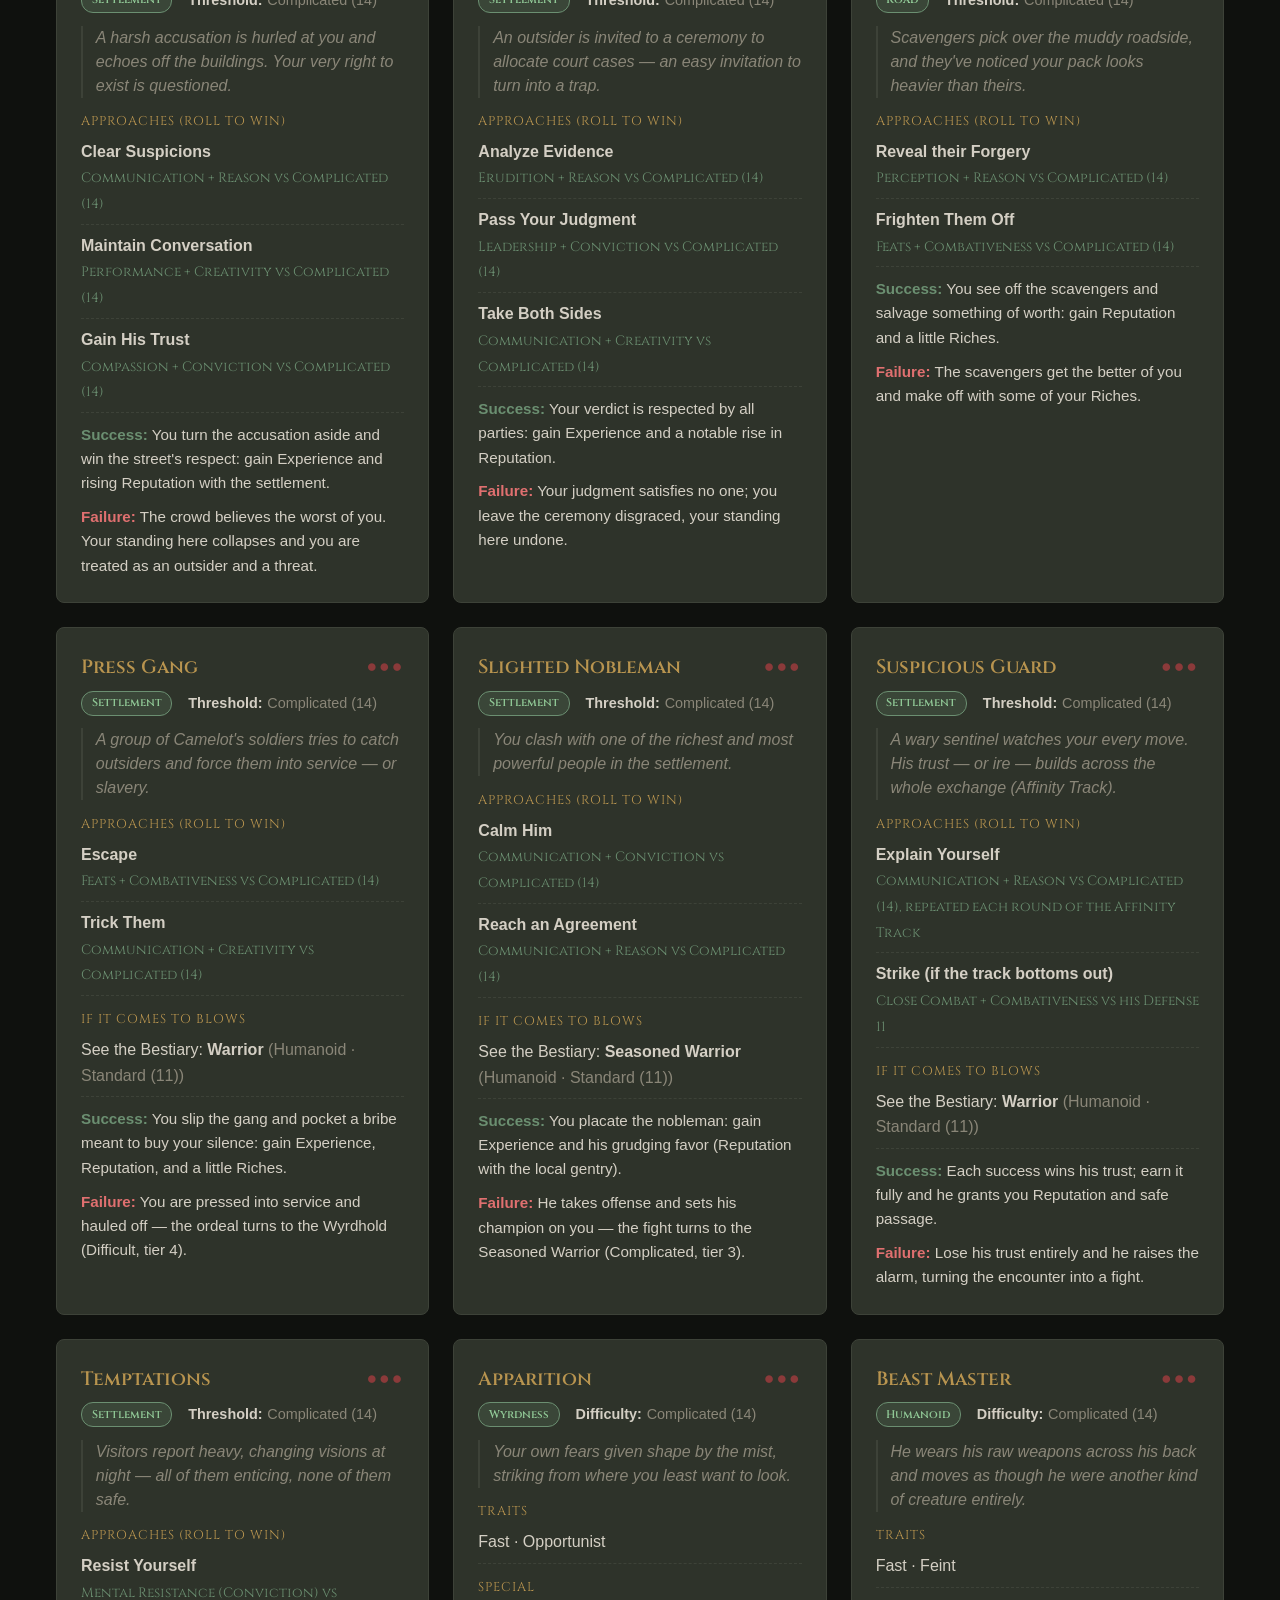
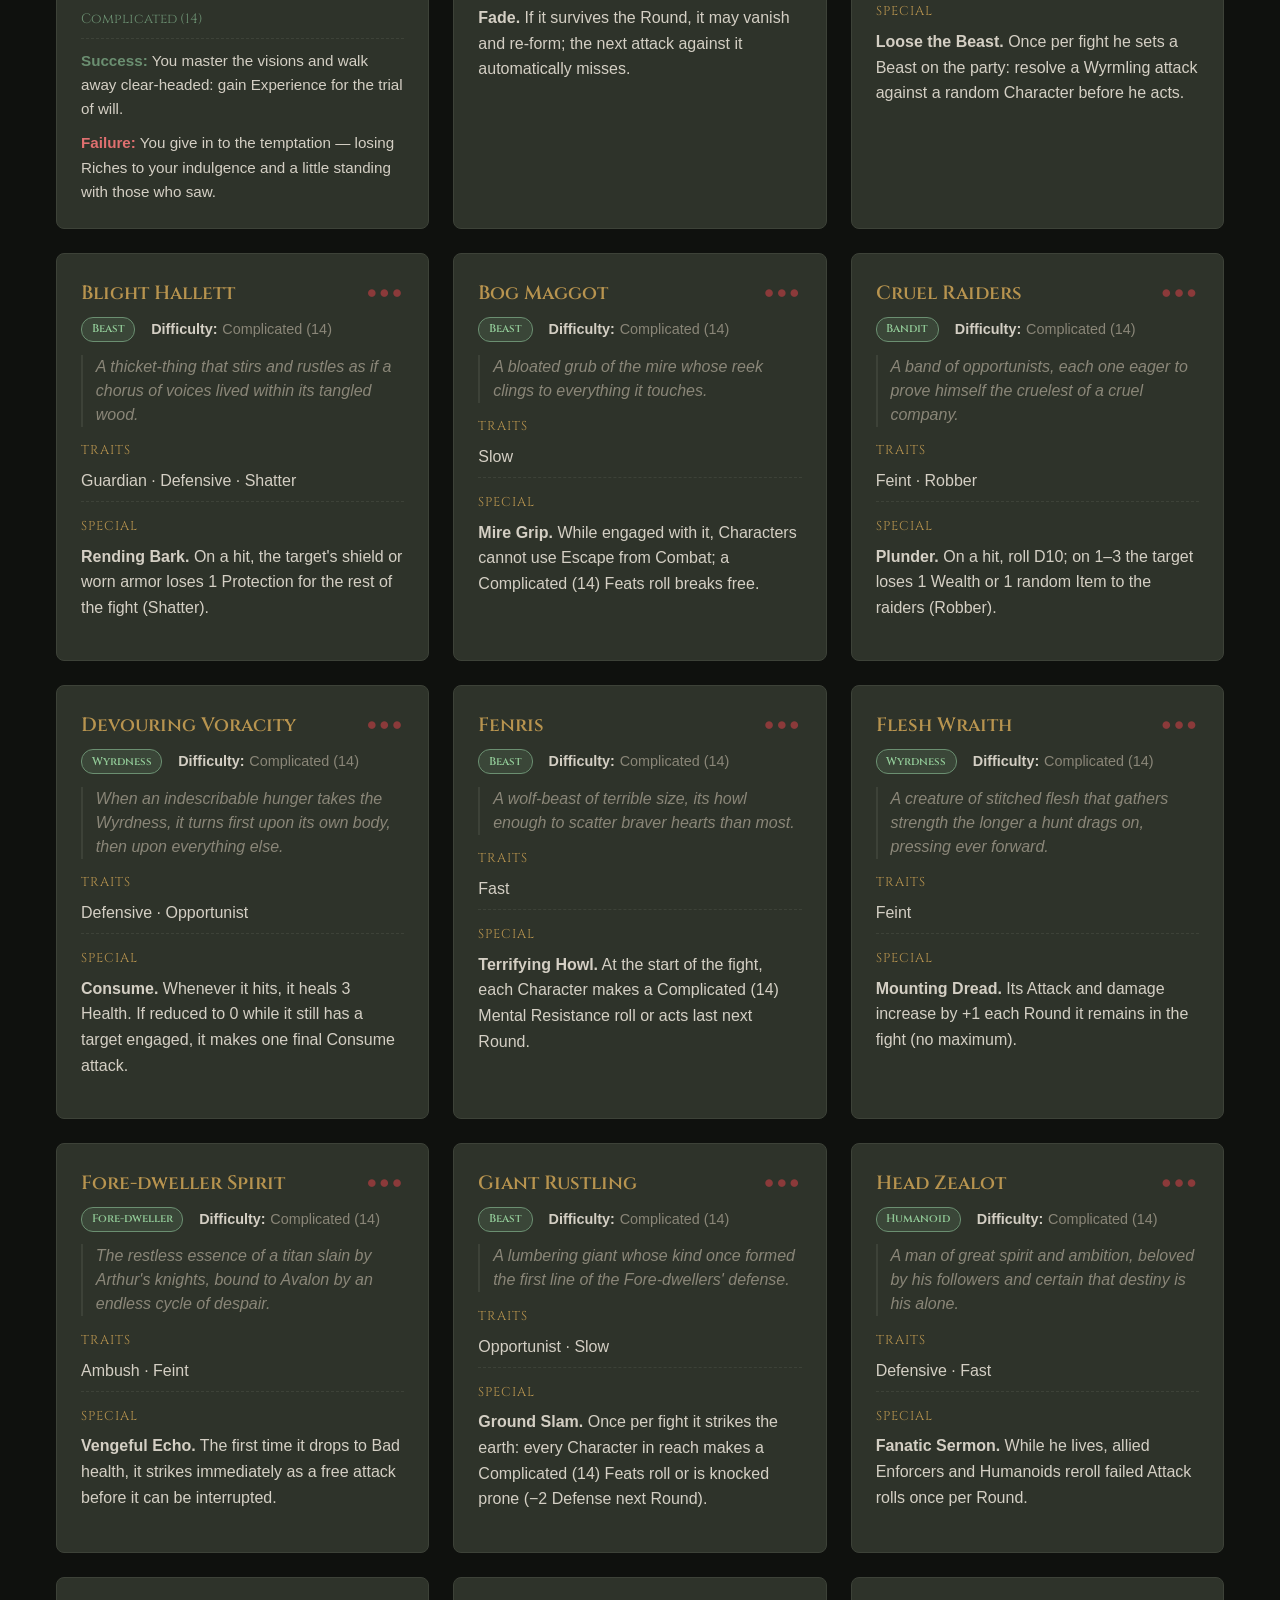
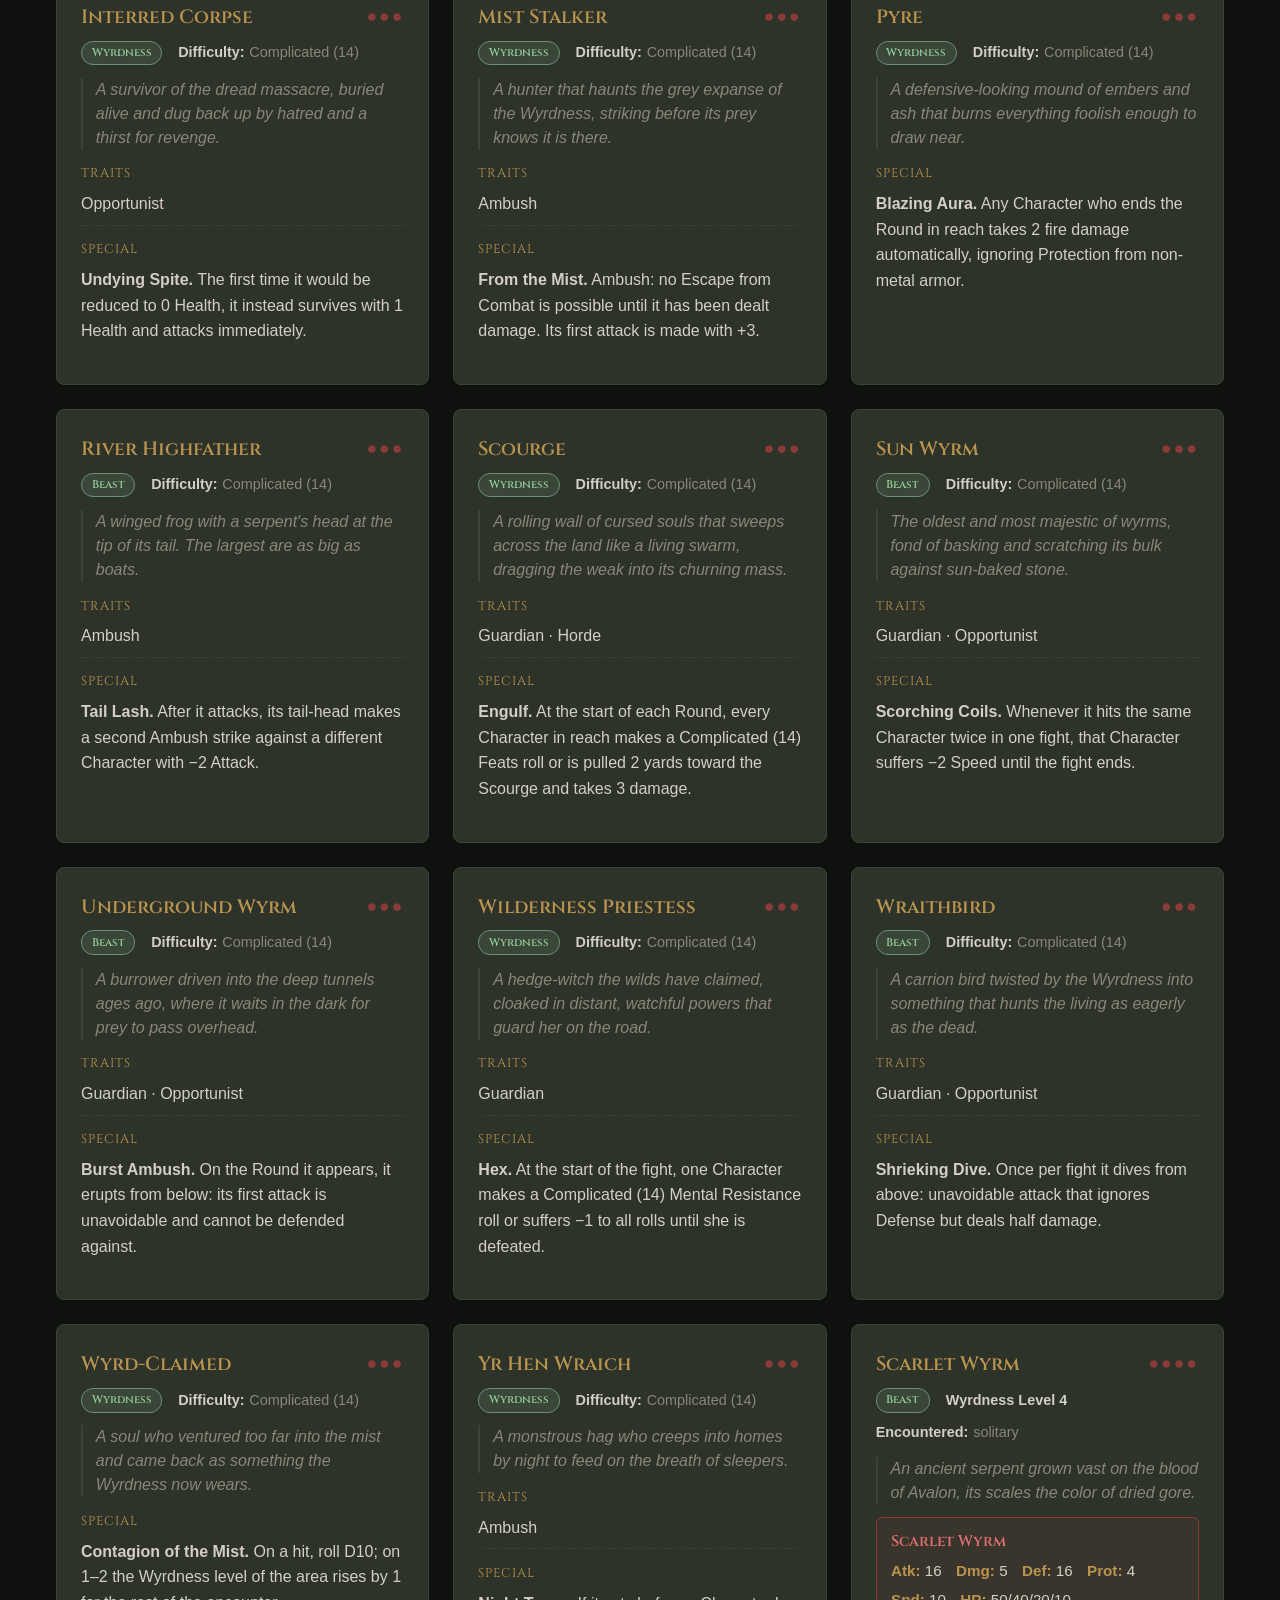
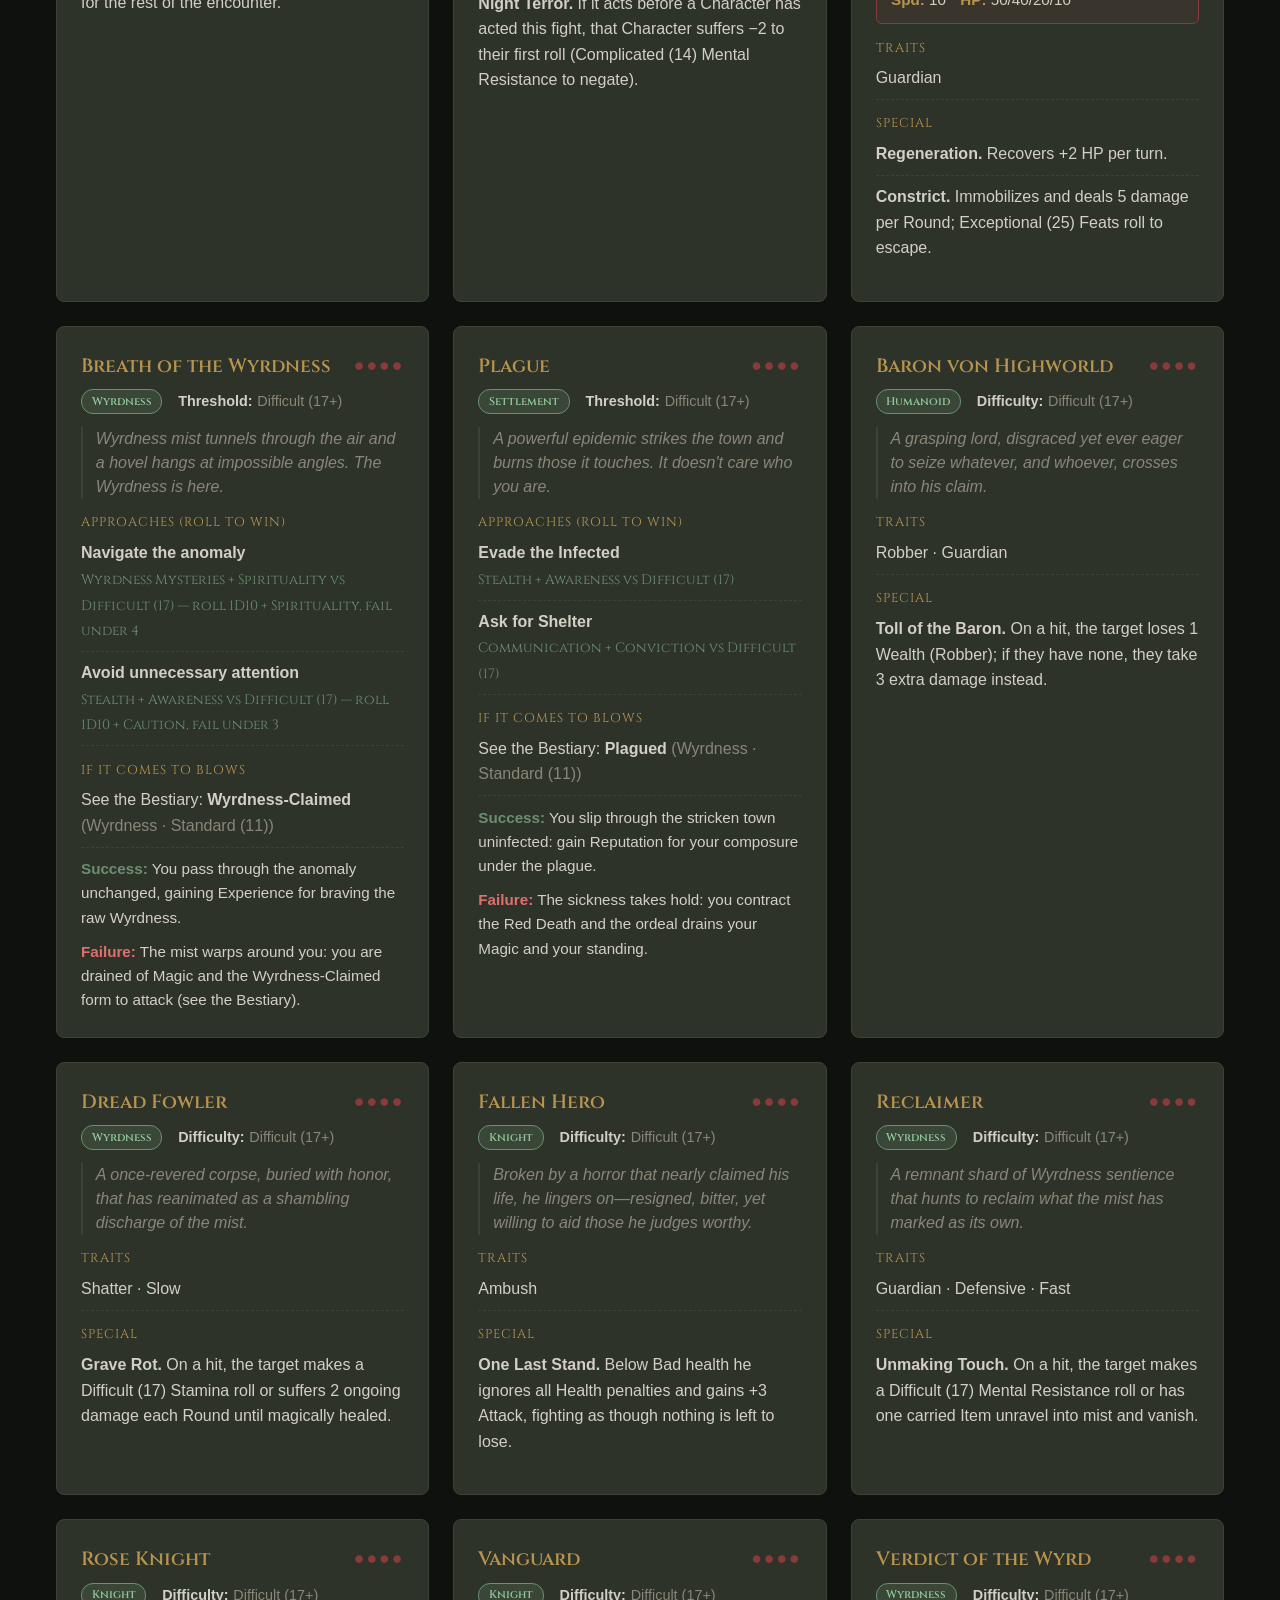
<file: bestiary.html>
<!DOCTYPE html>
<html lang="en">
<head>
    <meta charset="UTF-8">
    <meta name="viewport" content="width=device-width, initial-scale=1.0">
    <title>Bestiary - Tainted Grail</title>
    <link href="https://fonts.googleapis.com/css2?family=Cinzel+Decorative:wght@400;700;900&family=Cinzel:wght@400;600;700&family=Cormorant+Garamond:ital,wght@0,400;0,600;1,400&display=swap" rel="stylesheet">
    <link rel="stylesheet" href="styles.css">
    <style>
        /* Page-specific styles. Shared chrome (palette, body, background, nav,
           tab buttons) is inherited from styles.css to match the main tabs. */

        /* These pages use <a> tags for nav; keep them looking like the button tabs. */
        .top-nav .tab-btn { text-decoration: none; }

        /* Page Header */
        .page-header {
            text-align: center;
            padding: 2.5rem 1rem 1.5rem;
        }

        .page-header h1 {
            font-family: 'Cinzel Decorative', cursive;
            font-size: 2.5rem;
            color: var(--gold);
            text-shadow: 2px 2px 4px rgba(0,0,0,0.5);
            margin-bottom: 0.5rem;
        }

        .page-header p {
            color: var(--text-secondary);
            font-size: 1.1rem;
            font-style: italic;
        }

        /* Difficulty legend */
        .legend {
            max-width: 1000px;
            margin: 0 auto 1.5rem;
            padding: 1rem 1.2rem;
            background: var(--bg-secondary);
            border: 1px solid var(--border);
            border-radius: 8px;
            font-size: 0.95rem;
            color: var(--text-secondary);
        }

        .legend strong { color: var(--gold); font-family: 'Cinzel', serif; }

        .legend-row {
            display: flex;
            flex-wrap: wrap;
            gap: 0.6rem 1.4rem;
            margin-top: 0.6rem;
        }

        .legend-item { display: flex; align-items: center; gap: 0.4rem; }

        .tokens { color: var(--accent); letter-spacing: 2px; font-size: 1rem; }

        /* Search & Filter */
        .controls {
            max-width: 1200px;
            margin: 0 auto 2rem;
            padding: 0 1rem;
        }

        .search-bar {
            width: 100%;
            padding: 0.8rem 1.2rem;
            background: var(--bg-card);
            border: 1px solid var(--border);
            border-radius: 6px;
            color: var(--text-primary);
            font-family: 'Cormorant Garamond', serif;
            font-size: 1.1rem;
            margin-bottom: 1rem;
            transition: border-color 0.3s;
        }

        .search-bar:focus { outline: none; border-color: var(--gold); }
        .search-bar::placeholder { color: var(--text-secondary); }

        .filter-group { margin-bottom: 0.8rem; }

        .filter-label {
            font-family: 'Cinzel', serif;
            font-size: 0.75rem;
            color: var(--text-secondary);
            text-transform: uppercase;
            letter-spacing: 1px;
            margin-bottom: 0.4rem;
            text-align: center;
        }

        .filter-buttons {
            display: flex;
            flex-wrap: wrap;
            gap: 0.5rem;
            justify-content: center;
        }

        .filter-btn {
            padding: 0.4rem 1rem;
            background: var(--bg-card);
            border: 1px solid var(--border);
            border-radius: 20px;
            color: var(--text-secondary);
            font-family: 'Cinzel', serif;
            font-size: 0.8rem;
            cursor: pointer;
            transition: all 0.3s ease;
        }

        .filter-btn:hover, .filter-btn.active {
            background: var(--gold);
            color: var(--bg-primary);
            border-color: var(--gold);
        }

        /* Card Grid */
        .card-grid {
            display: grid;
            grid-template-columns: repeat(auto-fill, minmax(360px, 1fr));
            gap: 1.5rem;
            max-width: 1200px;
            margin: 0 auto;
            padding: 0 1rem 3rem;
        }

        .card {
            background: var(--bg-card);
            border: 1px solid var(--border);
            border-radius: 8px;
            padding: 1.5rem;
            transition: transform 0.3s ease, box-shadow 0.3s ease;
        }

        .card:hover {
            transform: translateY(-3px);
            box-shadow: 0 8px 25px rgba(0,0,0,0.4);
        }

        .card-header {
            display: flex;
            justify-content: space-between;
            align-items: flex-start;
            margin-bottom: 0.5rem;
            gap: 0.5rem;
        }

        .card-name {
            font-family: 'Cinzel', serif;
            font-size: 1.2rem;
            color: var(--gold);
            font-weight: 600;
        }

        .card-tokens {
            color: var(--accent);
            letter-spacing: 2px;
            font-size: 1.1rem;
            white-space: nowrap;
            flex-shrink: 0;
        }

        .card-meta {
            display: flex;
            flex-wrap: wrap;
            gap: 0.5rem 1rem;
            margin-bottom: 0.8rem;
            font-size: 0.9rem;
            color: var(--text-secondary);
        }

        .card-meta span { display: flex; align-items: center; gap: 0.3rem; }
        .card-meta strong { color: var(--text-primary); }

        .card-loc {
            padding: 0.15rem 0.6rem;
            border-radius: 12px;
            font-size: 0.7rem;
            font-family: 'Cinzel', serif;
            font-weight: 600;
            background: rgba(107,143,113,0.2);
            color: #90c896;
            border: 1px solid var(--green);
        }

        .card-flavor {
            font-style: italic;
            color: var(--text-secondary);
            margin-bottom: 0.8rem;
            font-size: 1rem;
            line-height: 1.5;
            border-left: 2px solid var(--border);
            padding-left: 0.8rem;
        }

        .card-section-title {
            font-family: 'Cinzel', serif;
            font-size: 0.8rem;
            color: var(--gold);
            text-transform: uppercase;
            letter-spacing: 1px;
            margin: 0.9rem 0 0.4rem;
        }

        .approach {
            margin-bottom: 0.5rem;
            padding-bottom: 0.5rem;
            border-bottom: 1px dashed var(--border);
            font-size: 1rem;
        }

        .approach:last-child { border-bottom: none; }

        .approach .a-name { color: var(--text-primary); font-weight: 600; }
        .approach .a-roll { color: var(--green); font-family: 'Cinzel', serif; font-size: 0.85rem; }

        .stat-block {
            background: rgba(139,58,58,0.12);
            border: 1px solid var(--accent);
            border-radius: 6px;
            padding: 0.7rem 0.9rem;
            margin: 0.8rem 0;
            font-size: 0.95rem;
        }

        .stat-block .sb-name {
            font-family: 'Cinzel', serif;
            color: #e07070;
            font-weight: 600;
            margin-bottom: 0.3rem;
        }

        .stat-line { display: flex; flex-wrap: wrap; gap: 0.3rem 0.9rem; }
        .stat-line span strong { color: var(--gold); }

        .outcome {
            font-size: 0.95rem;
            margin-top: 0.6rem;
            color: var(--text-primary);
        }

        .outcome .win { color: var(--green); font-weight: 600; }
        .outcome .lose { color: #e07070; font-weight: 600; }

        .no-results {
            grid-column: 1 / -1;
            text-align: center;
            padding: 3rem;
            color: var(--text-secondary);
            font-size: 1.3rem;
            font-style: italic;
        }

        /* Encounter Randomizer */
        .randomizer {
            max-width: 1200px;
            margin: 0 auto 2rem;
            padding: 1.2rem 1.4rem;
            background: rgba(37, 40, 32, 0.85);
            border: 1px solid var(--border);
            border-radius: 8px;
        }

        .randomizer h2 {
            font-family: 'Cinzel', serif;
            font-size: 1.15rem;
            color: var(--gold);
            margin-bottom: 0.9rem;
            display: flex;
            align-items: center;
            gap: 0.5rem;
        }

        .rand-row {
            display: flex;
            flex-wrap: wrap;
            align-items: center;
            gap: 0.8rem 1.2rem;
        }

        .rand-field { display: flex; align-items: center; gap: 0.5rem; }

        .rand-field label {
            font-family: 'Cinzel', serif;
            font-size: 0.8rem;
            color: var(--text-secondary);
            text-transform: uppercase;
            letter-spacing: 1px;
        }

        .rand-field select {
            padding: 0.45rem 0.8rem;
            background: var(--bg-card);
            border: 1px solid var(--border);
            border-radius: 6px;
            color: var(--text-primary);
            font-family: inherit;
            font-size: 1rem;
        }

        .rand-field select:focus { outline: none; border-color: var(--gold); }

        .rand-cats { display: flex; flex-wrap: wrap; gap: 0.5rem; }

        .rand-cat {
            padding: 0.45rem 1rem;
            background: var(--bg-card);
            border: 1px solid var(--border);
            border-radius: 20px;
            color: var(--text-secondary);
            font-family: 'Cinzel', serif;
            font-size: 0.85rem;
            cursor: pointer;
            transition: all 0.2s ease;
        }

        .rand-cat:hover { border-color: var(--gold); }

        .rand-cat.active {
            background: var(--accent);
            color: var(--text-primary);
            border-color: var(--accent);
        }

        .rand-go, .rand-clear {
            padding: 0.5rem 1.3rem;
            border-radius: 6px;
            font-family: 'Cinzel', serif;
            font-size: 0.9rem;
            cursor: pointer;
            transition: all 0.2s ease;
        }

        .rand-go {
            background: var(--gold);
            color: var(--bg-primary);
            border: 1px solid var(--gold);
            font-weight: 600;
        }

        .rand-go:hover { filter: brightness(1.1); }

        .rand-clear {
            background: transparent;
            color: var(--text-secondary);
            border: 1px solid var(--border);
        }

        .rand-clear:hover { border-color: var(--accent); color: var(--text-primary); }

        .rand-summary {
            max-width: 1200px;
            margin: 0 auto 1.2rem;
            padding: 0.9rem 1.2rem;
            background: rgba(139, 58, 58, 0.12);
            border: 1px solid var(--accent);
            border-radius: 8px;
            color: var(--text-primary);
            font-size: 1rem;
            display: none;
        }

        .rand-summary.show { display: block; }
        .rand-summary strong { color: var(--gold); }

        @media (max-width: 768px) {
            .page-header h1 { font-size: 1.8rem; }
            .card-grid { grid-template-columns: 1fr; }
            .tab-btn { font-size: 0.75rem; padding: 0.4rem 0.8rem; }
        }
    </style>
</head>
<body>
    <nav class="top-nav">
        <div class="tab-buttons">
            <a href="index.html" class="tab-btn">Reference Guide</a>
            <a href="index.html#tab-creator" class="tab-btn">Character Creator</a>
            <a href="index.html#tab-sheet" class="tab-btn">Character Sheet</a>
            <a href="index.html#tab-leader" class="tab-btn">Game Leader</a>
            <a href="decks.html" class="tab-btn">Card Decks</a>
            <a href="bestiary.html" class="tab-btn active">Bestiary</a>
            <a href="pregens.html" class="tab-btn">Pre-Gen Characters</a>
            <a href="adventures.html" class="tab-btn">Adventures</a>
        </div>
    </nav>

    <div class="page-header">
        <h1>Bestiary &amp; Encounters</h1>
        <p>The perils of Avalon, sorted by threat &mdash; the creatures that stalk the fog and the encounters that test travelers.</p>
    </div>

    <div class="controls">
        <div class="legend">
            <strong>Reading Difficulty.</strong> One scale ranks every peril of Avalon. For encounters it sets the Difficulty Threshold (1D10 + Domain + Way); for creatures it reflects the Wyrdness level where they are found.
            <div class="legend-row">
                <span class="legend-item"><span class="tokens">&#9679;</span> Easy (8) &mdash; Wyrdness 0&ndash;1</span>
                <span class="legend-item"><span class="tokens">&#9679;&#9679;</span> Standard (11) &mdash; Wyrdness 2</span>
                <span class="legend-item"><span class="tokens">&#9679;&#9679;&#9679;</span> Complicated (14) &mdash; Wyrdness 3</span>
                <span class="legend-item"><span class="tokens">&#9679;&#9679;&#9679;&#9679;</span> Difficult (17+) &mdash; Wyrdness 4</span>
            </div>
        </div>

        <input type="text" class="search-bar" id="searchBar" placeholder="Search by name, location, approach, or ability...">

        <div class="filter-group">
            <div class="filter-label">Difficulty</div>
            <div class="filter-buttons" id="diffFilters">
                <button class="filter-btn active" data-filter="all">All</button>
                <button class="filter-btn" data-filter="1">&#9679; Easy</button>
                <button class="filter-btn" data-filter="2">&#9679;&#9679; Standard</button>
                <button class="filter-btn" data-filter="3">&#9679;&#9679;&#9679; Complicated</button>
                <button class="filter-btn" data-filter="4">&#9679;&#9679;&#9679;&#9679; Difficult</button>
            </div>
        </div>

        <div class="filter-group">
            <div class="filter-label">Location</div>
            <div class="filter-buttons" id="locFilters">
                <button class="filter-btn active" data-loc="all">All</button>
                <button class="filter-btn" data-loc="Settlement">Settlement</button>
                <button class="filter-btn" data-loc="Road">Road</button>
                <button class="filter-btn" data-loc="Wyrdness">Wyrdness</button>
                <button class="filter-btn" data-loc="Creature">Creatures</button>
            </div>
        </div>
    </div>

    <div class="randomizer">
        <h2>&#9876; Encounter Randomizer</h2>
        <div class="rand-row">
            <div class="rand-field">
                <label for="randPlayers">Players</label>
                <select id="randPlayers">
                    <option value="1">1</option>
                    <option value="2">2</option>
                    <option value="3" selected>3</option>
                    <option value="4">4</option>
                </select>
            </div>
            <div class="rand-cats" id="randCats">
                <button class="rand-cat active" data-cat="Settlement">Settlement</button>
                <button class="rand-cat" data-cat="Road">Road</button>
                <button class="rand-cat" data-cat="Wyrdness">Wyrdness</button>
                <button class="rand-cat" data-cat="Creature">Creatures</button>
            </div>
            <button class="rand-go" id="randGo">Randomize</button>
            <button class="rand-clear" id="randClear">Clear</button>
        </div>
    </div>

    <div class="rand-summary" id="randSummary"></div>

    <div class="card-grid" id="cardGrid"></div>

    <script src="bestiary-data.js"></script>
</body>
</html>
</file>
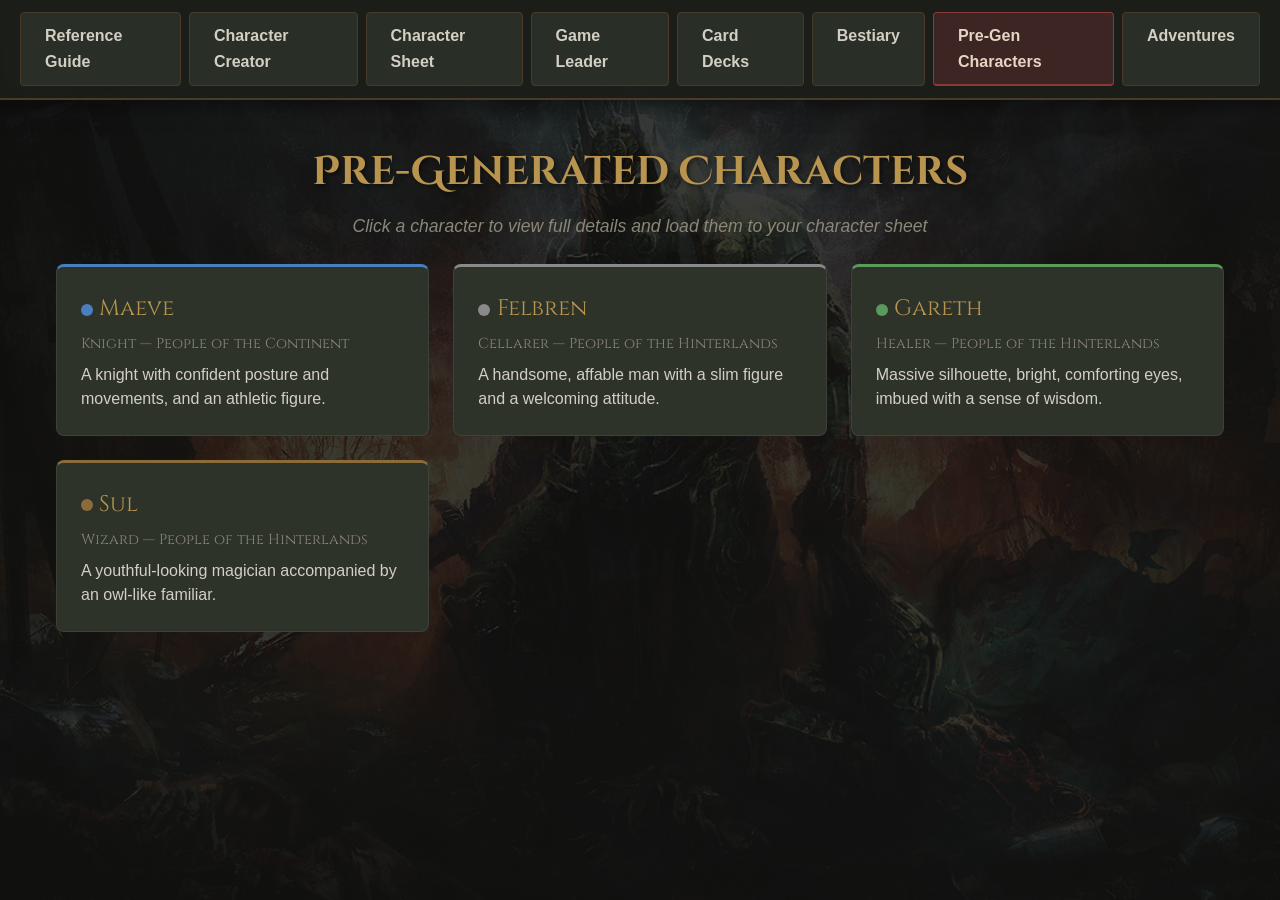
<file: pregens.html>
<!DOCTYPE html>
<html lang="en">
<head>
    <meta charset="UTF-8">
    <meta name="viewport" content="width=device-width, initial-scale=1.0">
    <title>Pre-Generated Characters - Tainted Grail</title>
    <link href="https://fonts.googleapis.com/css2?family=Cinzel+Decorative:wght@400;700;900&family=Cinzel:wght@400;600;700&family=Cormorant+Garamond:ital,wght@0,400;0,600;1,400&display=swap" rel="stylesheet">
    <link rel="stylesheet" href="styles.css">
    <style>
        /* Page-specific styles. Shared chrome (palette, body, background, nav,
           tab buttons) is inherited from styles.css to match the main tabs. */

        /* These pages use <a> tags for nav; keep them looking like the button tabs. */
        .top-nav .tab-btn { text-decoration: none; }

        .page-header {
            text-align: center;
            padding: 2.5rem 1rem 1.5rem;
        }

        .page-header h1 {
            font-family: 'Cinzel Decorative', cursive;
            font-size: 2.5rem;
            color: var(--gold);
            text-shadow: 2px 2px 4px rgba(0,0,0,0.5);
            margin-bottom: 0.5rem;
        }

        .page-header p {
            color: var(--text-secondary);
            font-size: 1.1rem;
            font-style: italic;
        }

        /* Character Cards Grid */
        .char-grid {
            display: grid;
            grid-template-columns: repeat(auto-fill, minmax(280px, 1fr));
            gap: 1.5rem;
            max-width: 1200px;
            margin: 0 auto;
            padding: 0 1rem 3rem;
        }

        .char-card {
            background: var(--bg-card);
            border: 1px solid var(--border);
            border-radius: 8px;
            padding: 1.5rem;
            cursor: pointer;
            transition: transform 0.3s ease, box-shadow 0.3s ease, border-color 0.3s ease;
        }

        .char-card:hover {
            transform: translateY(-3px);
            box-shadow: 0 8px 25px rgba(0,0,0,0.4);
        }

        .char-card.maeve { border-top: 3px solid #4a7fbf; }
        .char-card.felbren { border-top: 3px solid #8a8a8a; }
        .char-card.gareth { border-top: 3px solid #5a9a5a; }
        .char-card.sul { border-top: 3px solid #8b6b3a; }

        .char-card .char-name {
            font-family: 'Cinzel', serif;
            font-size: 1.4rem;
            color: var(--gold);
            margin-bottom: 0.3rem;
        }

        .char-card .char-occupation {
            font-family: 'Cinzel', serif;
            font-size: 0.9rem;
            color: var(--text-secondary);
            margin-bottom: 0.5rem;
        }

        .char-card .char-color {
            display: inline-block;
            width: 12px;
            height: 12px;
            border-radius: 50%;
            margin-right: 0.4rem;
            vertical-align: middle;
        }

        .color-blue { background: #4a7fbf; }
        .color-gray { background: #8a8a8a; }
        .color-green { background: #5a9a5a; }
        .color-brown { background: #8b6b3a; }

        .char-card .char-desc {
            font-size: 1rem;
            color: var(--text-primary);
            line-height: 1.5;
        }

        /* Expanded Detail Panel */
        .detail-overlay {
            display: none;
            position: fixed;
            top: 0; left: 0; width: 100%; height: 100%;
            background: rgba(0,0,0,0.85);
            z-index: 200;
            overflow-y: auto;
            padding: 2rem 1rem;
        }

        .detail-overlay.active { display: block; }

        .detail-panel {
            max-width: 900px;
            margin: 0 auto;
            background: var(--bg-secondary);
            border: 1px solid var(--border);
            border-radius: 10px;
            padding: 2rem;
            position: relative;
        }

        .detail-close {
            position: absolute;
            top: 1rem;
            right: 1.5rem;
            font-size: 2rem;
            color: var(--text-secondary);
            cursor: pointer;
            background: none;
            border: none;
            line-height: 1;
        }

        .detail-close:hover { color: var(--gold); }

        .detail-panel h2 {
            font-family: 'Cinzel Decorative', cursive;
            color: var(--gold);
            font-size: 1.8rem;
            margin-bottom: 0.3rem;
        }

        .detail-panel .subtitle {
            color: var(--text-secondary);
            font-size: 1rem;
            margin-bottom: 1.5rem;
        }

        .detail-section {
            margin-bottom: 1.5rem;
        }

        .detail-section h3 {
            font-family: 'Cinzel', serif;
            color: var(--gold);
            font-size: 1.1rem;
            margin-bottom: 0.5rem;
            border-bottom: 1px solid var(--border);
            padding-bottom: 0.3rem;
        }

        .detail-section p, .detail-section ul {
            font-size: 1rem;
            line-height: 1.7;
        }

        .detail-section ul {
            list-style: none;
            padding: 0;
        }

        .detail-section ul li {
            padding: 0.2rem 0;
            padding-left: 1rem;
            position: relative;
        }

        .detail-section ul li::before {
            content: '◆';
            position: absolute;
            left: 0;
            color: var(--gold);
            font-size: 0.7rem;
            top: 0.35rem;
        }

        .stat-grid {
            display: grid;
            grid-template-columns: repeat(auto-fill, minmax(180px, 1fr));
            gap: 0.5rem;
        }

        .stat-item {
            background: var(--bg-card);
            padding: 0.5rem 0.8rem;
            border-radius: 4px;
            border: 1px solid var(--border);
            font-size: 0.95rem;
        }

        .stat-item strong { color: var(--gold); }

        .load-btn {
            display: block;
            width: 100%;
            max-width: 300px;
            margin: 1.5rem auto 0;
            padding: 0.8rem 1.5rem;
            background: var(--accent);
            color: var(--text-primary);
            border: 1px solid var(--accent);
            border-radius: 6px;
            font-family: 'Cinzel', serif;
            font-size: 1rem;
            cursor: pointer;
            transition: all 0.3s ease;
        }

        .load-btn:hover {
            background: #a04545;
            box-shadow: 0 4px 12px rgba(139,58,58,0.5);
        }

        @media (max-width: 768px) {
            .page-header h1 { font-size: 1.8rem; }
            .char-grid { grid-template-columns: 1fr; }
            .tab-btn { font-size: 0.75rem; padding: 0.4rem 0.8rem; }
            .detail-panel { padding: 1.2rem; }
            .stat-grid { grid-template-columns: 1fr; }
        }
    </style>
</head>
<body>
    <nav class="top-nav">
        <div class="tab-buttons">
            <a href="index.html" class="tab-btn">Reference Guide</a>
            <a href="index.html#tab-creator" class="tab-btn">Character Creator</a>
            <a href="index.html#tab-sheet" class="tab-btn">Character Sheet</a>
            <a href="index.html#tab-leader" class="tab-btn">Game Leader</a>
            <a href="decks.html" class="tab-btn">Card Decks</a>
            <a href="bestiary.html" class="tab-btn">Bestiary</a>
            <a href="pregens.html" class="tab-btn active">Pre-Gen Characters</a>
            <a href="adventures.html" class="tab-btn">Adventures</a>
        </div>
    </nav>

    <div class="page-header">
        <h1>Pre-Generated Characters</h1>
        <p>Click a character to view full details and load them to your character sheet</p>
    </div>

    <div class="char-grid" id="charGrid"></div>

    <div class="detail-overlay" id="detailOverlay">
        <div class="detail-panel" id="detailPanel"></div>
    </div>

    <script>
    const characters = [
        {
            id: 'maeve',
            name: 'Maeve',
            color: 'Blue',
            colorClass: 'color-blue',
            cardClass: 'maeve',
            age: 21,
            origin: 'People of the Continent',
            occupation: 'Knight',
            description: 'A knight with confident posture and movements, and an athletic figure.',
            traits: 'Resolute, Unyielding',
            background: "This land is not yours. It never has been and it never will be. You were born in the Homelands, but you had to flee to escape the ravages of war and the Red Death. Many of your kin\u2014including your mother, Oleiv, thane of the Bergrost clan\u2014sacrificed their lives to save a handful of you from this cursed land. After a harrowing journey, you reached the distant shores of Avalon. For several years now, you've roamed the island's misty roads, putting your sword at the service of the humble. Your bravery and skill with the sword have saved you from many perils and earned you the esteem of many Avalonians.",
            personality: "Despite adversity and setbacks, you never give up. Throughout the years, this unwavering determination has let you triumph over the countless perils you met. Enshrined as a principle of life by your ancestors, your perseverance acts as your shield and inflames the hearts of your fellow humans. However, your tenacity sometimes borders on stubbornness.",
            ways: { combativeness: 4, creativity: 1, awareness: 3, conviction: 5, reason: 2 },
            domains: {
                closeCombat: 5, erudition: 0, leadership: 0, naturalEnvironment: 0, shootingThrowing: 0,
                communication: 0, feats: 2, magic: 0, perception: 1, stealth: 1,
                compassion: 1, healing: 0, monsters: 0, performance: 0, travel: 2,
                craft: 0, inspiration: 2, mountedCombat: 0, religion: 0, wyrdnessMysteries: 0
            },
            disciplines: { swords: 7, tenacity: 6 },
            advantages: ['Contact', 'Mist-Embraced'],
            disadvantages: ["Mabd's Ill Omen", 'Arcane Frailty'],
            defense: 10,
            speed: 7,
            stamina: 10,
            mentalResistance: 10,
            potential: 1,
            survivalPoints: 3,
            magicPoints: 0,
            riches: 5,
            equipment: ['Explorer\'s gear', 'Travel rations', 'Basic remedy'],
            weapon: { name: 'Longsword', damage: 3 },
            weapon2: { name: 'Sword', damage: 2 }
        },
        {
            id: 'felbren',
            name: 'Felbren',
            color: 'Gray',
            colorClass: 'color-gray',
            cardClass: 'felbren',
            age: 31,
            origin: 'People of the Hinterlands',
            occupation: 'Cellarer',
            description: 'A handsome, affable man with a slim figure and a welcoming attitude.',
            traits: 'Generous, Talkative',
            background: "Born into great poverty, you were entrusted by your parents to the priests of the Allmother in the hope of a better life. Throughout your youth, you lived secluded in a monastery rebuilt after the Fall of Avalon. Cast out of Camelot, you have wandered for several years, moving from village to village. Within a few months, you have become one of the purest, most vibrant incarnations of the Allmother's faith for the locals.",
            personality: "Rhunon's subjects praise your benevolence and lavishness: how often have you interceded on their behalf, or privileged their welfare and safety over your own? Besides the inclinations of your soul, your natural warmth has earned you the natives' affection. However, your legendary volubility sometimes gets you into trouble.",
            ways: { combativeness: 3, creativity: 4, awareness: 2, conviction: 5, reason: 1 },
            domains: {
                closeCombat: 0, erudition: 1, leadership: 2, naturalEnvironment: 0, shootingThrowing: 0,
                communication: 3, feats: 0, magic: 0, perception: 0, stealth: 0,
                compassion: 3, healing: 1, monsters: 0, performance: 2, travel: 1,
                craft: 0, inspiration: 2, mountedCombat: 0, religion: 5, wyrdnessMysteries: 0
            },
            disciplines: { tenacity: 6 },
            advantages: ["Allmother's Favor", 'Deep Faith', 'Mist-Embraced'],
            disadvantages: ['Poor'],
            defense: 10,
            speed: 7,
            stamina: 10,
            mentalResistance: 10,
            potential: 2,
            survivalPoints: 4,
            magicPoints: 0,
            riches: 5,
            equipment: ['Explorer\'s gear', 'Travel rations', 'Wyrdcandle censer'],
            weapon: { name: 'Mace', damage: 3 }
        },
        {
            id: 'gareth',
            name: 'Gareth',
            color: 'Green',
            colorClass: 'color-green',
            cardClass: 'gareth',
            age: 35,
            origin: 'People of the Hinterlands',
            occupation: 'Healer',
            description: 'Massive silhouette, bright, comforting eyes, imbued with a sense of wisdom.',
            traits: 'Cautious, Uncertain',
            background: "From an early age, your hands have served and helped life. Born into a small mountain community on a sacred kurgan in the northeast of the island, you followed your mother's teachings and became a gifted healer, relieving both beasts and men afflicted by the harsh climate and life in Avalon. You've been on the run ever since a dark-woven Wyrdness destroyed your village, trying to put enough distance between you and your eternal pursuer.",
            personality: "The curse of the Lemure demands that you never let your guard down and that you remain extremely vigilant. Over the years, you've learned to anticipate his sudden appearances by being extra cautious. These suspicions have only strengthened your doubts, keeping you from forming sincere relationships with your fellow human beings.",
            ways: { combativeness: 2, creativity: 4, awareness: 3, conviction: 1, reason: 5 },
            domains: {
                closeCombat: 0, erudition: 1, leadership: 0, naturalEnvironment: 3, shootingThrowing: 0,
                communication: 0, feats: 1, magic: 0, perception: 2, stealth: 0,
                compassion: 2, healing: 5, monsters: 1, performance: 0, travel: 2,
                craft: 0, inspiration: 0, mountedCombat: 0, religion: 0, wyrdnessMysteries: 2
            },
            disciplines: { firstAid: 7, tenacity: 6 },
            advantages: ['Miracle Worker'],
            disadvantages: ['Hunted'],
            defense: 13,
            speed: 5,
            stamina: 10,
            mentalResistance: 6,
            potential: 2,
            survivalPoints: 3,
            magicPoints: 0,
            riches: 5,
            equipment: ['Antidote', 'Haversack', 'Explorer\'s gear', 'Travel rations', 'Healer\'s pouch'],
            weapon: { name: 'Brush hook', damage: 1 }
        },
        {
            id: 'sul',
            name: 'Sul',
            color: 'Brown',
            colorClass: 'color-brown',
            cardClass: 'sul',
            age: 32,
            origin: 'People of the Hinterlands',
            occupation: 'Wizard',
            description: 'A youthful-looking magician accompanied by an owl-like familiar.',
            traits: 'Inventive, Independent',
            background: "Born in a rundown village at the foot of Camelot, your father pulled you from a life of poverty by teaching you to read and write. Entrusted to the last scribes of Camelot's royal archives, you received an excellent education and drew the attention of Ingonde of Escalot. She taught you witchcraft and forgotten knowledge. Since that campaign, you've never been quite the same. You now walk the dangerous paths of the island, putting your formidable powers at the service of the idlers.",
            personality: "You're nothing like the court scholars, trapped by their teachings and the mental rigidity imposed by their studies. Trained by the cunning Ingonde of Escalot, you have demonstrated boundless inventiveness and astuteness. However, your skill is compensated by your strong sense of independence: you don't take kindly to the reservations and weaknesses of your companions.",
            ways: { combativeness: 3, creativity: 2, awareness: 1, conviction: 4, reason: 5 },
            domains: {
                closeCombat: 0, erudition: 3, leadership: 0, naturalEnvironment: 1, shootingThrowing: 0,
                communication: 2, feats: 0, magic: 5, perception: 1, stealth: 0,
                compassion: 0, healing: 1, monsters: 0, performance: 0, travel: 0,
                craft: 0, inspiration: 2, mountedCombat: 0, religion: 0, wyrdnessMysteries: 2
            },
            disciplines: { sorcery: 7, tenacity: 6 },
            advantages: ['Companion (Magical Familiar)'],
            disadvantages: ['Old Wound'],
            defense: 11,
            speed: 4,
            stamina: 10,
            mentalResistance: 9,
            potential: 2,
            survivalPoints: 4,
            magicPoints: 6,
            magicForm: 'Sorcery',
            magicWay: 'Reason',
            magicBoon: "Merlin's Legacy",
            familiar: 'Magical Familiar',
            riches: 5,
            equipment: ['Scholar\'s kit', 'Explorer\'s gear', 'Basic remedy', 'Travel rations'],
            weapon: { name: 'Dagger', damage: 2 }
        }
    ];

    // Render character cards
    const charGrid = document.getElementById('charGrid');
    charGrid.innerHTML = characters.map(c => `
        <div class="char-card ${c.cardClass}" onclick="showDetail('${c.id}')">
            <div class="char-name"><span class="char-color ${c.colorClass}"></span>${c.name}</div>
            <div class="char-occupation">${c.occupation} &mdash; ${c.origin}</div>
            <div class="char-desc">${c.description}</div>
        </div>
    `).join('');

    // Show detail overlay
    function showDetail(id) {
        const c = characters.find(ch => ch.id === id);
        if (!c) return;

        const domainNames = {
            closeCombat: 'Close Combat', erudition: 'Erudition', leadership: 'Leadership',
            naturalEnvironment: 'Natural Environ.', shootingThrowing: 'Shooting & Throwing',
            communication: 'Communication', feats: 'Feats', magic: 'Magic',
            perception: 'Perception', stealth: 'Stealth', compassion: 'Compassion',
            healing: 'Healing', monsters: 'Monsters', performance: 'Performance',
            travel: 'Travel', craft: 'Craft', inspiration: 'Inspiration',
            mountedCombat: 'Mounted Combat', religion: 'Religion', wyrdnessMysteries: 'Wyrdness Mysteries'
        };

        const domainsHtml = Object.entries(c.domains)
            .filter(([k, v]) => v > 0)
            .map(([k, v]) => `<div class="stat-item"><strong>${domainNames[k]}:</strong> ${v}</div>`)
            .join('');

        const discHtml = Object.entries(c.disciplines)
            .map(([k, v]) => `<div class="stat-item"><strong>${k.charAt(0).toUpperCase() + k.slice(1)}:</strong> ${v}</div>`)
            .join('');

        const panel = document.getElementById('detailPanel');
        panel.innerHTML = `
            <button class="detail-close" onclick="closeDetail()">&times;</button>
            <h2>${c.name}</h2>
            <div class="subtitle"><span class="char-color ${c.colorClass}"></span> ${c.color} &bull; ${c.occupation} &bull; ${c.origin} &bull; Age ${c.age}</div>

            <div class="detail-section">
                <h3>Background</h3>
                <p>${c.background}</p>
            </div>

            <div class="detail-section">
                <h3>Personality</h3>
                <p><strong>Traits:</strong> ${c.traits}</p>
                <p>${c.personality}</p>
            </div>

            <div class="detail-section">
                <h3>Ways</h3>
                <div class="stat-grid">
                    <div class="stat-item"><strong>Combativeness:</strong> ${c.ways.combativeness}</div>
                    <div class="stat-item"><strong>Creativity:</strong> ${c.ways.creativity}</div>
                    <div class="stat-item"><strong>Awareness:</strong> ${c.ways.awareness}</div>
                    <div class="stat-item"><strong>Conviction:</strong> ${c.ways.conviction}</div>
                    <div class="stat-item"><strong>Reason:</strong> ${c.ways.reason}</div>
                </div>
            </div>

            <div class="detail-section">
                <h3>Domains${domainsHtml ? ' (trained)' : ''}</h3>
                ${domainsHtml ? `<div class="stat-grid">${domainsHtml}</div>` : '<p style="color:var(--text-secondary); font-style:italic;">No domains above 0 listed in pre-gen sheet (uses Way scores for base rolls)</p>'}
            </div>

            <div class="detail-section">
                <h3>Disciplines</h3>
                <div class="stat-grid">${discHtml}</div>
            </div>

            <div class="detail-section">
                <h3>Advantages</h3>
                <ul>${c.advantages.map(a => `<li>${a}</li>`).join('')}</ul>
            </div>

            <div class="detail-section">
                <h3>Disadvantages</h3>
                <ul>${c.disadvantages.map(d => `<li>${d}</li>`).join('')}</ul>
            </div>

            <div class="detail-section">
                <h3>Derived Stats</h3>
                <div class="stat-grid">
                    <div class="stat-item"><strong>Defense:</strong> ${c.defense}</div>
                    <div class="stat-item"><strong>Speed:</strong> ${c.speed}</div>
                    <div class="stat-item"><strong>Stamina:</strong> ${c.stamina}</div>
                    <div class="stat-item"><strong>Mental Resistance:</strong> ${c.mentalResistance}</div>
                    <div class="stat-item"><strong>Potential:</strong> ${c.potential}</div>
                    <div class="stat-item"><strong>Survival Points:</strong> ${c.survivalPoints}</div>
                    <div class="stat-item"><strong>Magic Points:</strong> ${c.magicPoints}</div>
                    <div class="stat-item"><strong>Riches:</strong> ${c.riches}</div>
                </div>
            </div>

            ${c.magicForm ? `
            <div class="detail-section">
                <h3>Magic</h3>
                <div class="stat-grid">
                    <div class="stat-item"><strong>Form:</strong> ${c.magicForm}</div>
                    <div class="stat-item"><strong>Associated Way:</strong> ${c.magicWay}</div>
                    <div class="stat-item"><strong>Boon:</strong> ${c.magicBoon}</div>
                    <div class="stat-item"><strong>Familiar:</strong> ${c.familiar}</div>
                </div>
            </div>` : ''}

            <div class="detail-section">
                <h3>Equipment</h3>
                <ul>${c.equipment.map(e => `<li>${e}</li>`).join('')}</ul>
                <p style="margin-top:0.5rem;"><strong>Weapon:</strong> ${c.weapon.name} (damage ${c.weapon.damage})</p>
            </div>

            <button class="load-btn" onclick="loadCharacter('${c.id}')">Load to Character Sheet</button>
        `;

        document.getElementById('detailOverlay').classList.add('active');
        document.body.style.overflow = 'hidden';
    }

    function closeDetail() {
        document.getElementById('detailOverlay').classList.remove('active');
        document.body.style.overflow = '';
    }

    // Close on overlay background click
    document.getElementById('detailOverlay').addEventListener('click', function(e) {
        if (e.target === this) closeDetail();
    });

    // Close on Escape key
    document.addEventListener('keydown', function(e) {
        if (e.key === 'Escape') closeDetail();
    });

    // Load character to localStorage for the character sheet
    function loadCharacter(id) {
        const c = characters.find(ch => ch.id === id);
        if (!c) return;

        // Save in the format the character sheet's sheetLoad() expects (individual input IDs)
        const sheetData = {
            's-name': c.name,
            's-age': String(c.age),
            's-origin': c.origin,
            's-occupation': c.occupation,
            's-description': c.description,
            's-color': c.color,
            's-xp': '0',
            's-way-aw': String(c.ways.awareness),
            's-way-co': String(c.ways.combativeness),
            's-way-cr': String(c.ways.creativity),
            's-way-cv': String(c.ways.conviction),
            's-way-re': String(c.ways.reason),
            's-defense': String(c.defense),
            's-speed': String(c.speed),
            's-stamina': String(c.stamina),
            's-mr': String(c.mentalResistance),
            's-potential': String(c.potential),
            's-sp-cur': String(c.survivalPoints),
            's-sp-max': String(c.survivalPoints),
            's-riches': c.riches + ' Wealth',
            's-adv1': c.advantages[0] || '',
            's-adv2': c.advantages[1] || '',
            's-adv3': c.advantages[2] || '',
            's-adv4': c.advantages[3] || '',
            's-adv5': c.advantages[4] || '',
            's-dis1': c.disadvantages[0] || '',
            's-dis2': c.disadvantages[1] || '',
            's-dis3': c.disadvantages[2] || '',
            's-dis4': c.disadvantages[3] || '',
            's-dis5': c.disadvantages[4] || '',
            's-equip1': c.equipment.join(', '),
            's-equip2': '',
            's-equip3': '',
            's-wpn1-name': c.weapon.name,
            's-wpn1-dam': String(c.weapon.damage),
            's-wpn2-name': c.weapon2 ? c.weapon2.name : '',
            's-wpn2-dam': c.weapon2 ? String(c.weapon2.damage) : '',
            's-armor1-name': '',
            's-armor1-prot': '',
            's-armor2-name': '',
            's-armor2-prot': '',
            's-stance-std-atk': String(c.ways.combativeness + (c.domains.closeCombat || 0)),
            's-stance-std-def': String(c.defense),
            's-stance-std-spd': String(c.speed),
            's-stance-off-atk': String(c.ways.combativeness + (c.domains.closeCombat || 0) + c.potential),
            's-stance-off-def': String(c.defense - c.potential),
            's-stance-off-spd': String(c.speed),
            's-stance-def-atk': String(c.ways.combativeness + (c.domains.closeCombat || 0) - c.potential),
            's-stance-def-def': String(c.defense + c.potential),
            's-stance-def-spd': String(c.speed),
            's-stance-mov-atk': '0',
            's-stance-mov-def': String(c.defense + c.potential),
            's-stance-mov-spd': String(c.speed),
            's-magic-form': c.magicForm || '',
            's-magic-way': c.magicWay || '',
            's-magic-boon': c.magicBoon || '',
            's-mp-cur': String(c.magicPoints),
            's-mp-max': String(c.magicPoints),
            's-familiar': c.familiar || '',
            's-torment': '',
            's-rout': '',
            's-quest': '',
            's-apdp': ''
        };

        // Add domain values for circle filling
        sheetData._domains = {};
        const domainKeyMap = { 'close-combat':'closeCombat','erudition':'erudition','leadership':'leadership','natural-environment':'naturalEnvironment','shooting-throwing':'shootingThrowing','communication':'communication','feats':'feats','magic':'magic','perception':'perception','stealth':'stealth','compassion':'compassion','healing':'healing','monsters':'monsters','performance':'performance','travel':'travel','craft':'craft','inspiration':'inspiration','mounted-combat':'mountedCombat','religion':'religion','wyrdness-mysteries':'wyrdnessMysteries' };
        Object.keys(domainKeyMap).forEach(function(domId) {
            sheetData._domains[domId] = c.domains[domainKeyMap[domId]] || 0;
        });

        // Save to localStorage AND pass via URL
        localStorage.setItem('tg-sheet', JSON.stringify(sheetData));

        // Navigate with data in URL query string as backup
        var params = new URLSearchParams();
        params.set('char', JSON.stringify(sheetData));
        window.location.href = 'index.html?' + params.toString() + '#tab-sheet';
    }
    </script>
</body>
</html>
</file>
<file: styles.css>
/**
 * Tainted Grail: Song of a Dying World
 * Main Stylesheet
 * 
 * Sections:
 * 1. CSS Variables & Reset
 * 2. Top Navigation Bar
 * 3. Tab Content Areas
 * 4. Reference Guide Styles
 * 5. Character Creator Styles
 * 6. Character Sheet (Parchment) Styles
 * 7. Dice Roller Styles (legacy, embedded in sheet)
 * 8. Domain Tooltips
 * 9. Color Recommendations
 * 10. Roll Modal
 * 11. Responsive Breakpoints
 * 12. Print Styles
 */

        :root {
            --bg-primary: #1c1e1a;
            --bg-secondary: #252820;
            --bg-card: #2e332a;
            --text-primary: #d4cfc4;
            --text-secondary: #8a8678;
            --accent: #8b3a3a;
            --accent-hover: #a84444;
            --gold: #b8944f;
            --green: #6b8f71;
            --border: #3d4238;
        }
        * { margin: 0; padding: 0; box-sizing: border-box; }
        body { font-family: 'Segoe UI', Tahoma, Geneva, Verdana, sans-serif; background-color: #0f110e; color: var(--text-primary); line-height: 1.6; padding: 0; background-image: url('King_Arthur.jpg'); background-size: cover; background-attachment: fixed; background-position: center top; min-height: 100vh; }
        body::before { content: ''; position: fixed; top: 0; left: 0; width: 100%; height: 100%; background: rgba(15, 17, 14, 0.82); z-index: 0; pointer-events: none; }
        body > * { position: relative; z-index: 1; }

        /* ===== TOP NAVIGATION BAR ===== */
        .top-nav {
            position: sticky;
            top: 0;
            z-index: 1000;
            background: rgba(28, 30, 26, 0.95);
            border-bottom: 2px solid #4a3a2a;
            padding: 12px 20px;
            display: flex;
            align-items: center;
            justify-content: center;
            flex-wrap: wrap;
            gap: 10px;
            box-shadow: 0 4px 20px rgba(0,0,0,0.5);
        }
        .top-nav .site-title {
            display: none;
        }
        .top-nav .tab-buttons {
            display: flex;
            gap: 8px;
        }
        .top-nav .tab-btn {
            padding: 10px 24px;
            border: 1px solid #4a3a2a;
            border-radius: 4px;
            background: rgba(46, 51, 42, 0.8);
            color: var(--text-primary);
            font-size: 1rem;
            font-weight: bold;
            cursor: pointer;
            transition: all 0.2s;
        }
        .top-nav .tab-btn:hover {
            border-color: var(--gold);
            background: rgba(184, 148, 79, 0.1);
            text-shadow: 0 0 6px rgba(184, 148, 79, 0.3);
        }
        .top-nav .tab-btn.active {
            border-color: var(--accent);
            background: rgba(139, 58, 58, 0.3);
            color: #e8d4c4;
            border-bottom: 2px solid var(--accent);
        }

        /* ===== TAB CONTENT AREAS ===== */
        .tab-content {
            display: none;
            padding: 20px;
            padding-top: 20px;
        }
        .tab-content.active {
            display: block;
        }

        /* ===== REFERENCE GUIDE STYLES ===== */
        #tab-reference .container { max-width: 1050px; margin: 0 auto; margin-top: -75px; }
        #tab-reference h1 { text-align: center; margin-bottom: 10px; }
        .tg-title { display: flex; flex-direction: column; align-items: center; line-height: 1; margin-bottom: 15px; }
        .tg-title-top { font-family: 'Cinzel', 'Times New Roman', serif; font-size: 0.4em; letter-spacing: 6px; text-transform: uppercase; color: #9a8868; font-weight: 400; margin-bottom: 0; }
        .tg-title-main { font-family: 'Cinzel Decorative', 'Times New Roman', serif; font-size: 1.6em; letter-spacing: 4px; color: #c8a855; font-weight: 900; text-shadow: 0 1px 0 #7a5a20, 0 2px 0 #5a4018, 0 3px 6px rgba(0,0,0,0.8), 0 0 30px rgba(180,140,50,0.12); }
        .tg-title-bottom { font-family: 'Cinzel', 'Times New Roman', serif; font-size: 0.3em; letter-spacing: 4px; text-transform: uppercase; color: #7a6a50; font-weight: 400; margin-top: 8px; }
        #tab-reference .subtitle { text-align: center; color: var(--text-secondary); margin-top: -85px; margin-bottom: 30px; font-style: italic; }
        #tab-reference .nav-links { display: flex; flex-wrap: wrap; gap: 8px; justify-content: center; margin-bottom: 30px; padding: 15px; background: rgba(46,51,42,0.5); border-radius: 6px; border: 1px solid var(--border); }
        #tab-reference .nav-links a { color: var(--green); text-decoration: none; padding: 5px 10px; border-radius: 4px; font-size: 0.85em; transition: all 0.2s; }
        #tab-reference .nav-links a:hover { background: rgba(107,143,113,0.15); color: #a4c9a8; }
        #tab-reference .chapter { margin-bottom: 20px; }
        #tab-reference .chapter-header { background: rgba(37, 40, 32, 0.85); border: 1px solid var(--border); border-radius: 6px; padding: 15px 20px; cursor: pointer; display: flex; align-items: center; justify-content: space-between; transition: all 0.2s; }
        #tab-reference .chapter-header:hover { border-color: var(--gold); background: rgba(54, 61, 48, 0.9); box-shadow: 0 2px 12px rgba(184,148,79,0.1); }
        #tab-reference .chapter-header h2 { color: var(--gold); font-size: 1.3em; }
        #tab-reference .chapter-header .toggle { color: var(--accent); font-size: 1.5em; font-weight: bold; }
        #tab-reference .chapter-content { display: none; padding: 20px; background: rgba(37, 40, 32, 0.8); border: 1px solid var(--border); border-top: none; border-radius: 0 0 6px 6px; margin-top: -6px; }
        #tab-reference .chapter-content.active { display: block; }
        #tab-reference .section { margin-bottom: 15px; border: 1px solid var(--border); border-radius: 4px; overflow: hidden; }
        #tab-reference .section-header { background: var(--bg-card); padding: 10px 15px; cursor: pointer; display: flex; align-items: center; justify-content: space-between; transition: all 0.2s; }
        #tab-reference .section-header:hover { background: #363d30; }
        #tab-reference .section-header h3 { color: var(--green); font-size: 1.05em; }
        #tab-reference .section-header .toggle { color: var(--green); font-size: 1.2em; }
        #tab-reference .section-content { display: none; padding: 15px; background: rgba(37, 40, 32, 0.7); }
        #tab-reference .section-content.active { display: block; }
        #tab-reference table { width: 100%; border-collapse: collapse; margin: 10px 0; font-size: 0.9em; }
        #tab-reference th { background: rgba(46,51,42,0.8); color: var(--gold); padding: 8px 10px; text-align: left; border: 1px solid var(--border); }
        #tab-reference td { padding: 6px 10px; border: 1px solid var(--border); }
        #tab-reference tr:nth-child(even) td { background: rgba(28, 30, 26, 0.4); }
        #tab-reference .highlight { background: rgba(139, 58, 58, 0.1); border-left: 3px solid var(--accent); padding: 10px 15px; margin: 10px 0; border-radius: 0 4px 4px 0; }
        #tab-reference .formula { background: rgba(107, 143, 113, 0.1); border-left: 3px solid var(--green); padding: 10px 15px; margin: 10px 0; border-radius: 0 4px 4px 0; font-family: 'Courier New', monospace; }
        #tab-reference .tip { background: rgba(184, 148, 79, 0.08); border-left: 3px solid var(--gold); padding: 10px 15px; margin: 10px 0; border-radius: 0 4px 4px 0; }
        #tab-reference .example { background: rgba(107, 143, 113, 0.08); border-left: 3px solid #5a7a5e; padding: 10px 15px; margin: 10px 0; border-radius: 0 4px 4px 0; font-style: italic; }
        #tab-reference ul, #tab-reference ol { padding-left: 20px; margin: 8px 0; }
        #tab-reference li { margin-bottom: 4px; }
        #tab-reference strong { color: var(--gold); }
        #tab-reference p { margin-bottom: 8px; }
        #tab-reference h4 { color: var(--gold); margin: 12px 0 6px 0; }
        #tab-reference .spell-school { color: var(--accent); font-weight: bold; font-size: 1.05em; margin: 15px 0 5px 0; border-bottom: 1px solid var(--border); padding-bottom: 5px; }
        @keyframes refSectionPulse { 0% { transform: scale(0.95); opacity: 0; } 50% { transform: scale(1.02); } 100% { transform: scale(1); opacity: 1; } }

        /* ===== CHARACTER CREATOR STYLES ===== */
        #tab-creator .cc-container { max-width: 900px; margin: 0 auto; }
        #tab-creator .cc-header { text-align: center; padding: 20px 0; border-bottom: 2px solid var(--border); margin-bottom: 30px; }
        #tab-creator .cc-header h1 { font-family: 'Cinzel Decorative', 'Cinzel', serif; color: var(--gold); font-size: 2.5rem; margin-bottom: 5px; text-shadow: 2px 2px 4px rgba(0,0,0,0.5); }
        #tab-creator .cc-header p { font-family: 'Cinzel', serif; color: var(--text-secondary); opacity: 0.8; font-size: 1rem; }

        /* Progress Bar */
        #tab-creator .progress-container { margin-bottom: 30px; }
        #tab-creator .progress-steps { display: flex; justify-content: space-between; margin-bottom: 10px; flex-wrap: wrap; gap: 5px; }
        #tab-creator .progress-step { font-size: 0.7rem; padding: 4px 8px; border-radius: 12px; background: var(--bg-secondary); border: 1px solid var(--border); color: var(--text-primary); opacity: 0.5; cursor: pointer; transition: all 0.3s; }
        #tab-creator .progress-step.active { background: var(--accent); border-color: var(--accent); opacity: 1; color: #fff; }
        #tab-creator .progress-step.completed { background: var(--green); border-color: var(--green); opacity: 0.8; color: #1a1a2e; }
        #tab-creator .progress-bar { height: 6px; background: var(--bg-secondary); border-radius: 3px; overflow: hidden; }
        #tab-creator .progress-bar-fill { height: 100%; background: linear-gradient(90deg, var(--accent), var(--gold)); transition: width 0.4s ease; border-radius: 3px; }

        /* Step Panels */
        #tab-creator .step-panel { display: none; background: var(--bg-secondary); border: 1px solid var(--border); border-radius: 12px; padding: 30px; animation: ccFadeIn 0.3s ease; }
        #tab-creator .step-panel.active { display: block; }
        @keyframes ccFadeIn { from { opacity: 0; transform: translateY(10px); } to { opacity: 1; transform: translateY(0); } }
        #tab-creator .step-panel h2 { color: var(--gold); margin-bottom: 5px; font-size: 1.5rem; }
        #tab-creator .step-panel .step-desc { color: var(--text-primary); opacity: 0.7; margin-bottom: 20px; font-size: 0.9rem; }

        /* Radio / Checkbox Groups */
        #tab-creator .option-group { display: grid; gap: 10px; margin-bottom: 20px; }
        #tab-creator .option-card { background: var(--bg-card); border: 2px solid var(--border); border-radius: 6px; padding: 15px; cursor: pointer; transition: all 0.2s; }
        #tab-creator .option-card:hover { border-color: var(--gold); box-shadow: 0 2px 10px rgba(184,148,79,0.1); }
        #tab-creator .option-card.selected { border-color: var(--accent); background: rgba(139, 58, 58, 0.15); }
        #tab-creator .option-card input[type="radio"], #tab-creator .option-card input[type="checkbox"] { display: none; }
        #tab-creator .option-card label { cursor: pointer; display: block; }
        #tab-creator .option-card .option-title { font-weight: bold; color: var(--gold); font-size: 1.05rem; }
        #tab-creator .option-card .option-detail { color: var(--text-primary); opacity: 0.8; font-size: 0.85rem; margin-top: 5px; display: none; }
        #tab-creator .option-card.selected .option-detail { display: block; }

        /* Dropdowns & Inputs */
        #tab-creator select { background: var(--bg-card); color: var(--text-primary); border: 1px solid var(--border); padding: 10px 15px; border-radius: 6px; font-size: 1rem; width: 100%; cursor: pointer; }
        #tab-creator select:focus { outline: none; border-color: var(--accent); }
        #tab-creator input[type="text"], #tab-creator input[type="number"], #tab-creator textarea { background: var(--bg-card); color: var(--text-primary); border: 1px solid var(--border); padding: 10px 15px; border-radius: 6px; font-size: 1rem; width: 100%; font-family: inherit; }
        #tab-creator input[type="text"]:focus, #tab-creator input[type="number"]:focus, #tab-creator textarea:focus { outline: none; border-color: var(--accent); }
        #tab-creator textarea { min-height: 80px; resize: vertical; }

        /* Buttons */
        #tab-creator .btn-row { display: flex; justify-content: space-between; margin-top: 30px; gap: 10px; }
        #tab-creator .btn { padding: 12px 30px; border: none; border-radius: 6px; font-size: 1rem; cursor: pointer; transition: all 0.2s; font-weight: bold; }
        #tab-creator .btn-next { background: var(--accent); color: #e8d4c4; }
        #tab-creator .btn-next:hover { background: #6b2a2a; }
        #tab-creator .btn-back { background: var(--bg-card); color: var(--text-primary); border: 1px solid var(--border); }
        #tab-creator .btn-back:hover { border-color: var(--gold); }
        #tab-creator .btn-next:disabled { opacity: 0.4; cursor: not-allowed; }

        /* Ways Table */
        #tab-creator .ways-table { width: 100%; border-collapse: collapse; margin-bottom: 15px; }
        #tab-creator .ways-table th, #tab-creator .ways-table td { padding: 10px 12px; text-align: left; border-bottom: 1px solid var(--border); }
        #tab-creator .ways-table th { color: var(--gold); font-size: 0.85rem; text-transform: uppercase; }
        #tab-creator .ways-table td select { width: 80px; }
        #tab-creator .ways-table .fault { color: var(--accent); font-size: 0.8rem; font-style: italic; }

        /* Domains Grid */
        #tab-creator .domains-section { margin-bottom: 20px; }
        #tab-creator .domains-section h3 { color: var(--green); font-size: 1rem; margin-bottom: 10px; padding-bottom: 5px; border-bottom: 1px solid var(--border); }
        #tab-creator .domain-row { display: flex; justify-content: space-between; align-items: center; padding: 8px 12px; background: var(--bg-card); border-radius: 6px; margin-bottom: 6px; }
        #tab-creator .domain-row .domain-name { flex: 1; }
        #tab-creator .domain-row .domain-bonus { color: var(--green); font-size: 0.8rem; margin-right: 10px; }
        #tab-creator .domain-row input[type="number"] { width: 60px; text-align: center; padding: 5px; }

        /* XP Pool */
        #tab-creator .xp-display { background: var(--bg-card); border: 1px solid var(--border); border-radius: 8px; padding: 15px; text-align: center; margin-bottom: 20px; }
        #tab-creator .xp-display .xp-number { font-size: 2rem; font-weight: bold; color: var(--gold); }
        #tab-creator .xp-display .xp-label { font-size: 0.85rem; opacity: 0.7; }

        /* Advantages/Disadvantages */
        #tab-creator .adv-section { margin-bottom: 25px; }
        #tab-creator .adv-section h3 { color: var(--gold); margin-bottom: 10px; }
        #tab-creator .adv-grid { display: grid; gap: 6px; }
        #tab-creator .adv-item { display: flex; align-items: center; gap: 10px; padding: 8px 12px; background: var(--bg-card); border-radius: 4px; border: 1px solid var(--border); cursor: pointer; transition: all 0.2s; }
        #tab-creator .adv-item:hover { border-color: var(--gold); }
        #tab-creator .adv-item.selected { border-color: var(--green); background: rgba(107, 143, 113, 0.12); }
        #tab-creator .adv-item input[type="checkbox"] { accent-color: var(--accent); width: 18px; height: 18px; }
        #tab-creator .adv-item .adv-name { flex: 1; }
        #tab-creator .adv-item .adv-cost { color: var(--accent); font-weight: bold; font-size: 0.85rem; }
        #tab-creator .disadv-item .adv-cost { color: var(--green); }
        #tab-creator .repeat-badge { display: inline-block; margin-left: 6px; padding: 1px 6px; font-size: 0.7rem; font-weight: bold; color: var(--gold); border: 1px solid var(--gold); border-radius: 10px; vertical-align: middle; }
        #tab-creator .disadv-level { margin-left: 6px; font-size: 0.75rem; font-style: italic; opacity: 0.75; }
        #tab-creator .adv-item.selected .disadv-level { color: var(--green); opacity: 1; }

        /* Equipment */
        #tab-creator .equipment-section { margin-bottom: 20px; }
        #tab-creator .equipment-section h3 { color: var(--green); margin-bottom: 10px; }
        #tab-creator .equip-item { display: flex; justify-content: space-between; align-items: center; padding: 8px 12px; background: var(--bg-card); border-radius: 6px; margin-bottom: 6px; border: 1px solid var(--border); }
        #tab-creator .equip-item .equip-name { flex: 1; }
        #tab-creator .equip-item .equip-cost { color: var(--gold); margin-right: 10px; font-size: 0.85rem; }
        #tab-creator .equip-item button { background: var(--accent); color: #fff; border: none; border-radius: 4px; padding: 4px 10px; cursor: pointer; font-size: 0.85rem; }
        #tab-creator .equip-item button.remove-btn { background: var(--border); }
        #tab-creator .wealth-display { background: var(--bg-card); border: 1px solid var(--border); border-radius: 8px; padding: 15px; text-align: center; margin-bottom: 20px; }
        #tab-creator .wealth-display .wealth-number { font-size: 1.8rem; font-weight: bold; color: var(--gold); }
        #tab-creator .inventory-list { margin-top: 15px; padding: 10px; background: var(--bg-primary); border-radius: 6px; min-height: 50px; }
        #tab-creator .inventory-item { display: flex; justify-content: space-between; align-items: center; padding: 5px 8px; margin-bottom: 4px; background: var(--bg-card); border-radius: 4px; }

        /* Form Groups */
        #tab-creator .form-group { margin-bottom: 15px; }
        #tab-creator .form-group label { display: block; color: var(--gold); margin-bottom: 5px; font-size: 0.9rem; }

        /* Derived Stats */
        #tab-creator .derived-stats { display: grid; grid-template-columns: repeat(auto-fill, minmax(250px, 1fr)); gap: 15px; }
        #tab-creator .stat-card { background: var(--bg-card); border: 1px solid var(--border); border-radius: 8px; padding: 15px; text-align: center; }
        #tab-creator .stat-card .stat-value { font-size: 2rem; font-weight: bold; color: var(--accent); }
        #tab-creator .stat-card .stat-name { color: var(--gold); font-size: 0.85rem; margin-top: 5px; }
        #tab-creator .stat-card .stat-formula { color: var(--text-primary); opacity: 0.5; font-size: 0.75rem; margin-top: 3px; }

        /* Summary */
        #tab-creator .summary-section { background: var(--bg-card); border: 1px solid var(--border); border-radius: 8px; padding: 20px; margin-bottom: 15px; }
        #tab-creator .summary-section h3 { color: var(--gold); margin-bottom: 10px; border-bottom: 1px solid var(--border); padding-bottom: 5px; }
        #tab-creator .summary-row { display: flex; justify-content: space-between; padding: 4px 0; border-bottom: 1px solid rgba(42, 42, 74, 0.5); }
        #tab-creator .summary-row .label { opacity: 0.7; }
        #tab-creator .summary-row .value { font-weight: bold; color: var(--green); }
        #tab-creator .btn-print { background: var(--green); color: #1a1a2e; }
        #tab-creator .btn-copy { background: var(--gold); color: #1a1a2e; }
        #tab-creator .validation-error { color: var(--accent); font-size: 0.85rem; margin-top: 5px; display: none; }
        #tab-creator .validation-error.show { display: block; }
        #tab-creator .skill-points-display { background: var(--bg-card); border: 1px solid var(--border); border-radius: 8px; padding: 12px; text-align: center; margin-bottom: 15px; position: sticky; top: 70px; z-index: 10; }
        #tab-creator .skill-points-display .sp-number { font-size: 1.5rem; font-weight: bold; color: var(--gold); }
        #tab-creator .sp-number.over-budget { color: var(--accent); }

        /* ===== CHARACTER SHEET STYLES ===== */
        #tab-sheet { padding: 10px; }
        .sheet-wrap { max-width: 850px; margin: 0 auto; }
        .sheet-toolbar-bar { display: flex; gap: 10px; justify-content: center; margin-bottom: 15px; flex-wrap: wrap; }
        .sheet-toolbar-bar button { padding: 8px 18px; background: var(--bg-card); color: var(--text-primary); border: 1px solid var(--border); border-radius: 4px; cursor: pointer; font-weight: bold; transition: all 0.2s; }
        .sheet-toolbar-bar button:hover { border-color: var(--gold); background: rgba(184,148,79,0.1); }
        .sheet-import-label { padding: 8px 18px; background: var(--bg-card); color: var(--text-primary); border: 1px solid var(--border); border-radius: 4px; cursor: pointer; font-weight: bold; transition: all 0.2s; display: inline-block; font-size: inherit; }
        .sheet-import-label:hover { border-color: var(--gold); background: rgba(184,148,79,0.1); }
        .parchment { background: #f4ede4; color: #2c1810; padding: 30px 35px; border-radius: 8px; margin-bottom: 20px; box-shadow: 0 4px 20px rgba(0,0,0,0.3); font-family: 'Palatino Linotype', 'Book Antiqua', Palatino, serif; }
        .parchment h1, .parchment h3, .parchment h4, .parchment strong, .parchment label { color: #2c1810; }
        .parchment .section-title { font-family: 'Palatino Linotype', 'Book Antiqua', serif; font-size: 1.1rem; margin-bottom: 8px; }
        .parchment .section-title.red { color: #8b2500; }
        .parchment .section-title.center { text-align: center; }
        .sheet-title { text-align: center; margin-bottom: 20px; }
        .sheet-title .tg-logo { font-size: 2.2rem; color: #2c1810; font-family: 'Palatino Linotype', serif; letter-spacing: 2px; margin-bottom: 0; }
        .sheet-title .tg-subtitle { font-size: 0.9rem; color: #5a3a2a; letter-spacing: 3px; text-transform: uppercase; }
        .sheet-input { background: transparent; border: none; border-bottom: 1px solid #8b7355; color: #2c1810; font-family: inherit; font-size: 0.9rem; padding: 2px 4px; outline: none; }
        .sheet-input:focus { border-bottom-color: #8b2500; }
        .sheet-input.full { width: 100%; }
        .sheet-input.wide { width: 60%; }
        .sheet-input.med { width: 40%; }
        .sheet-input.short { width: 25%; }
        .sheet-input.tiny { width: 40px; text-align: center; }
        .sheet-input.micro { width: 30px; text-align: center; }
        .sheet-input.disc-input { width: 80%; margin-left: 4px; }
        .top-fields { margin-bottom: 20px; }
        .top-fields .field-row { display: flex; align-items: center; gap: 8px; margin-bottom: 6px; flex-wrap: wrap; }
        .top-fields label { font-weight: bold; font-size: 0.85rem; white-space: nowrap; }
        .mid-section { display: grid; grid-template-columns: 1fr 1.5fr 1.5fr; gap: 12px; margin-bottom: 20px; }
        .mid-left, .mid-center, .mid-right { border: 2px solid #c4a882; border-radius: 12px; padding: 10px; display: flex; flex-direction: column; }
        .ways-box .way-line { display: flex; justify-content: space-between; align-items: center; margin-bottom: 4px; }
        .ways-box .way-line label { font-size: 0.75rem; font-weight: bold; }
        .adv-box, .disadv-box { margin-bottom: 8px; }
        .adv-box .sheet-input, .disadv-box .sheet-input { margin-bottom: 3px; font-size: 0.8rem; }
        .health-row { display: flex; justify-content: space-between; align-items: center; margin-bottom: 4px; gap: 4px; }
        .health-label { font-size: 0.75rem; font-style: italic; min-width: 60px; flex-shrink: 0; }
        .health-circles { display: flex; gap: 3px; flex-wrap: nowrap; }
        .h-circle { width: 18px; height: 18px; border-radius: 50%; border: 2px solid #2c1810; cursor: pointer; transition: all 0.15s; flex-shrink: 0; }
        .h-circle.filled { background: #8b2500; }
        .stamina-line, .survival-line { margin-top: 8px; font-size: 0.85rem; display: flex; align-items: center; gap: 4px; }
        .domains-grid-sheet { display: grid; grid-template-columns: repeat(5, 1fr); gap: 8px; margin-bottom: 15px; }
        .domain-cell { border: 1.5px solid #c4a882; border-radius: 8px; padding: 8px; font-size: 0.75rem; display: flex; flex-direction: column; min-width: 0; overflow: hidden; }
        .domain-cell h4 { font-size: 0.75rem; margin-bottom: 4px; text-align: center; color: #2c1810; white-space: nowrap; overflow: hidden; text-overflow: ellipsis; position: relative; }
        .domain-circles { display: flex; gap: 3px; justify-content: center; margin-bottom: 6px; align-items: center; font-size: 0.65rem; flex-wrap: wrap; }
        .d-circle { width: 12px; height: 12px; border-radius: 50%; border: 1.5px solid #2c1810; cursor: pointer; display: inline-block; transition: all 0.15s; flex-shrink: 0; }
        .d-circle.filled { background: #8b2500; }
        .domain-way-label { font-size: 0.6rem; color: #5a3a2a; margin-left: 2px; white-space: nowrap; }
        .bp-line { display: flex; gap: 2px; align-items: center; font-size: 0.65rem; margin-bottom: 3px; flex-wrap: wrap; }
        .bp-line span { white-space: nowrap; }
        .disc-line { display: flex; align-items: center; font-size: 0.65rem; margin-bottom: 2px; }
        .disc-line span { white-space: nowrap; flex-shrink: 0; }
        .sheet-input.micro { width: 28px; text-align: center; font-size: 0.7rem; padding: 1px 2px; }
        .sheet-input.disc-input { width: 100%; min-width: 0; margin-left: 3px; font-size: 0.7rem; padding: 1px 3px; }
        .bordered-box { border: 2px solid #c4a882; border-radius: 12px; padding: 15px; margin-bottom: 15px; }
        .combat-sanity-row { display: grid; grid-template-columns: 2fr 1fr; gap: 15px; margin-bottom: 15px; }
        .combat-inner { display: grid; grid-template-columns: 1fr 1fr; gap: 10px; }
        .weapons-col, .stances-col { font-size: 0.85rem; }
        .weapon-line { display: flex; align-items: center; gap: 4px; margin-bottom: 4px; }
        .combat-stat-line { margin-top: 6px; font-size: 0.85rem; }
        .stances-table { font-size: 0.8rem; width: 100%; }
        .stances-table td { padding: 3px 0; }
        .stances-table em { color: #8b2500; }
        .sanity-field { margin-bottom: 8px; font-size: 0.85rem; }
        .magic-fields .field-row { display: flex; align-items: center; gap: 8px; margin-bottom: 6px; flex-wrap: wrap; }
        .magic-fields label { font-weight: bold; font-size: 0.85rem; white-space: nowrap; }
        .quest-acts { display: grid; grid-template-columns: 1fr 1fr 1fr; gap: 10px; margin-top: 10px; }
        .act-col h4 { text-align: center; font-size: 0.9rem; margin-bottom: 6px; }
        .step-line { display: flex; align-items: center; gap: 4px; margin-bottom: 6px; font-size: 0.8rem; }
        .gauge-row { display: flex; justify-content: space-between; align-items: center; flex-wrap: wrap; gap: 10px; }
        .gauge-segment { text-align: center; }
        .gauge-circles { display: flex; gap: 3px; justify-content: center; margin-bottom: 4px; }
        .g-circle { width: 16px; height: 16px; border-radius: 50%; border: 2px solid #2c1810; cursor: pointer; display: inline-block; transition: all 0.15s; }
        .g-circle.filled { background: #8b2500; }
        .gauge-label { font-size: 0.75rem; color: #5a3a2a; }
        @media (max-width: 1024px) { .domains-grid-sheet { grid-template-columns: repeat(4, 1fr); } }
        @media (max-width: 768px) { .mid-section { grid-template-columns: 1fr; } .domains-grid-sheet { grid-template-columns: repeat(2, 1fr); gap: 6px; } .combat-sanity-row { grid-template-columns: 1fr; } .quest-acts { grid-template-columns: 1fr; } .top-fields .field-row { flex-direction: column; align-items: flex-start; } .sheet-input.wide, .sheet-input.med, .sheet-input.short { width: 100%; } .combat-inner { grid-template-columns: 1fr; } }
        @media (max-width: 480px) { .domains-grid-sheet { grid-template-columns: 1fr; } .parchment { padding: 15px; } .gauge-row { flex-direction: column; } }
        @media print { .sheet-toolbar-bar { display: none; } .parchment { box-shadow: none; border: 1px solid #ccc; page-break-after: always; } }

        /* ===== DICE ROLLER STYLES ===== */
        #tab-roller .roller-container { max-width: 700px; margin: 0 auto; }
        #tab-roller .roller-header { text-align: center; padding: 20px 0; border-bottom: 2px solid var(--border); margin-bottom: 30px; }
        #tab-roller .roller-header h1 { color: var(--gold); font-size: 2rem; margin-bottom: 5px; }
        #tab-roller .roller-header p { color: var(--text-primary); opacity: 0.7; }
        #tab-roller .roller-formula { text-align: center; background: rgba(78, 205, 196, 0.1); border-left: 3px solid var(--green); padding: 12px 20px; margin-bottom: 25px; border-radius: 0 6px 6px 0; font-family: 'Courier New', monospace; font-size: 1.1rem; color: var(--green); }
        #tab-roller .roller-section { background: var(--bg-secondary); border: 1px solid var(--border); border-radius: 12px; padding: 20px; margin-bottom: 20px; }
        #tab-roller .roller-section h3 { color: var(--gold); margin-bottom: 15px; font-size: 1.1rem; }
        #tab-roller .roller-row { display: flex; align-items: center; gap: 15px; margin-bottom: 12px; flex-wrap: wrap; }
        #tab-roller .roller-row label { min-width: 120px; color: var(--text-primary); font-size: 0.9rem; }
        #tab-roller select, #tab-roller input[type="number"] { background: var(--bg-card); color: var(--text-primary); border: 1px solid var(--border); padding: 10px 15px; border-radius: 6px; font-size: 1rem; }
        #tab-roller select { min-width: 180px; cursor: pointer; }
        #tab-roller select:focus, #tab-roller input[type="number"]:focus { outline: none; border-color: var(--accent); }
        #tab-roller input[type="number"] { width: 80px; text-align: center; }
        #tab-roller .roll-btn { display: block; margin: 25px auto; padding: 20px 60px; font-size: 1.5rem; font-weight: bold; background: var(--accent); color: #fff; border: none; border-radius: 12px; cursor: pointer; transition: all 0.2s; box-shadow: 0 4px 15px rgba(233, 69, 96, 0.3); }
        #tab-roller .roll-btn:hover { background: #c73850; transform: translateY(-2px); box-shadow: 0 6px 20px rgba(233, 69, 96, 0.4); }
        #tab-roller .roll-btn:active { transform: translateY(0); }
        #tab-roller .roll-result { text-align: center; padding: 30px; background: var(--bg-card); border: 2px solid var(--border); border-radius: 12px; margin-top: 20px; display: none; }
        #tab-roller .roll-result.visible { display: block; animation: ccFadeIn 0.3s ease; }
        #tab-roller .die-value { font-size: 4rem; font-weight: bold; color: var(--gold); margin-bottom: 10px; }
        #tab-roller .die-value.crit-success { color: #4ecdc4; text-shadow: 0 0 20px rgba(78, 205, 196, 0.5); }
        #tab-roller .die-value.crit-success polygon { stroke: #4ecdc4; }
        #tab-roller .die-value.crit-success text { fill: #4ecdc4; }
        #tab-roller .die-value.crit-fail { color: var(--accent); text-shadow: 0 0 20px rgba(233, 69, 96, 0.5); }
        #tab-roller .die-value.crit-fail polygon { stroke: var(--accent); }
        #tab-roller .die-value.crit-fail text { fill: var(--accent); }
        #tab-roller .roll-breakdown { font-size: 1rem; color: var(--text-primary); opacity: 0.8; margin-bottom: 15px; font-family: 'Courier New', monospace; }
        #tab-roller .roll-outcome { font-size: 1.8rem; font-weight: bold; padding: 10px 20px; border-radius: 8px; display: inline-block; }
        #tab-roller .roll-outcome.success { color: #4ecdc4; background: rgba(78, 205, 196, 0.1); border: 2px solid #4ecdc4; }
        #tab-roller .roll-outcome.failure { color: var(--accent); background: rgba(233, 69, 96, 0.1); border: 2px solid var(--accent); }
        #tab-roller .roll-outcome.crit-success { color: #4ecdc4; background: rgba(78, 205, 196, 0.2); border: 2px solid #4ecdc4; font-size: 2rem; }
        #tab-roller .roll-outcome.crit-fail { color: var(--accent); background: rgba(233, 69, 96, 0.2); border: 2px solid var(--accent); font-size: 2rem; }
        #tab-roller .reroll-section { margin-top: 15px; padding-top: 15px; border-top: 1px solid var(--border); }
        #tab-roller .reroll-btn { padding: 10px 25px; background: var(--gold); color: #1a1a2e; border: none; border-radius: 6px; cursor: pointer; font-weight: bold; font-size: 0.95rem; transition: all 0.2s; }
        #tab-roller .reroll-btn:hover { background: #c4955a; }
        #tab-roller .mode-toggle { display: flex; gap: 10px; margin-bottom: 15px; }
        #tab-roller .mode-btn { padding: 8px 16px; border: 1px solid var(--border); border-radius: 6px; background: var(--bg-card); color: var(--text-primary); cursor: pointer; transition: all 0.2s; }
        #tab-roller .mode-btn.active { border-color: var(--accent); background: var(--accent); color: #fff; }
        #tab-roller .mode-btn:hover { border-color: var(--gold); }

        /* ===== COLOR RECOMMENDATION STYLES ===== */
        .color-recommendation { background: rgba(184,148,79,0.08); border: 1px solid var(--gold); border-radius: 6px; padding: 12px 16px; margin-bottom: 15px; font-size: 0.88rem; line-height: 1.5; }
        .color-recommendation .rec-header { color: var(--gold); font-weight: bold; margin-bottom: 5px; font-size: 0.95rem; }
        .color-recommendation .rec-body { color: var(--text-primary); opacity: 0.85; }

        /* ===== DOMAIN TOOLTIP STYLES ===== */
        .domain-tooltip { position: relative; cursor: help; }
        .domain-tooltip .tooltip-text { visibility: hidden; opacity: 0; position: absolute; z-index: 100; bottom: 125%; left: 50%; transform: translateX(-50%); background: var(--bg-primary); color: var(--text-primary); border: 1px solid var(--gold); border-radius: 6px; padding: 8px 12px; font-size: 0.8rem; width: 250px; text-align: left; transition: opacity 0.2s; box-shadow: 0 4px 12px rgba(0,0,0,0.3); pointer-events: none; }
        .domain-tooltip .tooltip-text::after { content: ''; position: absolute; top: 100%; left: 50%; margin-left: -5px; border-width: 5px; border-style: solid; border-color: var(--gold) transparent transparent transparent; }
        .domain-tooltip:hover .tooltip-text { visibility: visible; opacity: 1; }
        @media (max-width: 768px) { .domain-tooltip .tooltip-text { position: fixed; bottom: auto; top: 50%; left: 50%; transform: translate(-50%, -50%); width: 280px; } }

        /* ===== RESPONSIVE ===== */
        @media (max-width: 768px) {
            .top-nav { flex-direction: column; align-items: flex-start; }
            .top-nav .tab-buttons { width: 100%; }
            .top-nav .tab-btn { flex: 1; text-align: center; padding: 8px 12px; font-size: 0.9rem; }
            #tab-reference h1 { font-size: 1.6em; }
            #tab-reference .chapter-header h2 { font-size: 1.1em; }
            #tab-reference table { font-size: 0.8em; }
            #tab-reference .nav-links { flex-direction: column; align-items: center; }
            #tab-creator .cc-container { padding: 0; }
            #tab-creator .step-panel { padding: 20px 15px; }
            #tab-creator .progress-steps { justify-content: center; }
            #tab-creator .btn-row { flex-direction: column-reverse; }
            #tab-creator .btn { width: 100%; text-align: center; }
        }

        @media print {
            .top-nav { display: none; }
            body { background: #fff; color: #000; }
            #tab-reference .chapter-content { display: block !important; }
            #tab-creator .step-panel { display: block !important; border: none; background: none; }
            #tab-creator .btn-row, #tab-creator .progress-container, #tab-creator .progress-steps { display: none; }
            #tab-creator .stat-card { border-color: #ccc; }
            #tab-creator .stat-card .stat-value { color: #000; }
            #tab-creator .summary-section { border-color: #ccc; background: none; }
            #tab-sheet .sheet-toolbar-bar { display: none !important; }
            #tab-sheet .parchment { box-shadow: none; border: 1px solid #ccc; page-break-after: always; }
        }

        /* ===== ROLL MODAL STYLES ===== */
        .roll-domain-btn { position:absolute; top:-2px; right:-5px; background:#8b2500; color:#f4ede4; border:none; border-radius:50%; width:20px; height:20px; font-size:0.7rem; cursor:pointer; line-height:1; padding:0; transition:all 0.2s; }
        .roll-domain-btn:hover { transform:scale(1.2); background:#c73850; }
        .rm-die-container { transition: transform 0.1s; }
        .rm-die-container.success svg polygon { stroke: #2e8b57; }
        .rm-die-container.failure svg polygon { stroke: #8b2500; }
        .rm-die-container.crit-success svg polygon { stroke: #ffd700; fill: #1a4a2e; }
        .rm-die-container.crit-success svg text { fill: #ffd700; }
        .rm-die-container.crit-fail svg polygon { stroke: #ff0000; fill: #4a0000; }
        .rm-die-container.crit-fail svg text { fill: #ff0000; }
        .rm-outcome { font-size:1.4rem; font-weight:bold; padding:8px 16px; border-radius:6px; display:inline-block; }
        .rm-success { color:#2e8b57; background:rgba(46,139,87,0.1); border:2px solid #2e8b57; }
        .rm-failure { color:#8b2500; background:rgba(139,37,0,0.1); border:2px solid #8b2500; }
        .rm-crit-success { color:#ffd700; background:rgba(255,215,0,0.15); border:2px solid #ffd700; font-size:1.6rem; }
        .rm-crit-fail { color:#ff0000; background:rgba(255,0,0,0.1); border:2px solid #ff0000; font-size:1.6rem; }

        /* ===== GAME LEADER TAB ===== */
        #tab-leader .leader-wrap { max-width: 900px; margin: 0 auto; }
        #tab-leader .leader-header { text-align: center; padding: 20px 0; border-bottom: 2px solid var(--border); margin-bottom: 25px; }
        #tab-leader .leader-header h1 { font-family: 'Cinzel Decorative', 'Cinzel', serif; color: var(--gold); font-size: 2.2rem; margin-bottom: 8px; text-shadow: 2px 2px 4px rgba(0,0,0,0.5); }
        #tab-leader .leader-header p { color: var(--text-secondary); font-size: 0.95rem; max-width: 700px; margin: 0 auto; }
        #tab-leader .leader-card { background: var(--bg-secondary); border: 1px solid var(--border); border-radius: 12px; padding: 24px; margin-bottom: 20px; }
        #tab-leader .leader-card h2 { color: var(--gold); font-size: 1.4rem; margin-bottom: 10px; }
        #tab-leader .leader-note { color: var(--text-primary); opacity: 0.85; font-size: 0.9rem; margin-bottom: 15px; }
        #tab-leader .leader-note strong, #tab-leader .leader-tip strong { color: var(--gold); }
        #tab-leader .leader-subhead { color: var(--green); font-size: 1.1rem; margin: 18px 0 8px; }
        #tab-leader .leader-gain { color: var(--green); font-size: 0.85rem; font-weight: normal; }
        #tab-leader .leader-cost { color: var(--accent); font-size: 0.85rem; font-weight: normal; }
        #tab-leader .leader-events { padding-left: 20px; margin: 8px 0; }
        #tab-leader .leader-events li { margin-bottom: 8px; font-size: 0.9rem; }
        #tab-leader .leader-events strong { color: var(--gold); }
        #tab-leader .leader-tip { background: rgba(184, 148, 79, 0.08); border-left: 3px solid var(--gold); padding: 10px 15px; margin-top: 15px; border-radius: 0 4px 4px 0; font-size: 0.85rem; }
        #tab-leader .leader-table { width: 100%; border-collapse: collapse; margin: 8px 0; font-size: 0.85rem; }
        #tab-leader .leader-table th { background: rgba(46,51,42,0.8); color: var(--gold); padding: 8px 10px; text-align: left; border: 1px solid var(--border); }
        #tab-leader .leader-table td { padding: 6px 10px; border: 1px solid var(--border); }
        #tab-leader .leader-table tr:nth-child(even) td { background: rgba(28, 30, 26, 0.4); }
        #tab-leader .leader-calc { display: flex; flex-direction: column; gap: 10px; }
        #tab-leader .leader-calc-row { display: flex; align-items: center; justify-content: space-between; gap: 10px; flex-wrap: wrap; }
        #tab-leader .leader-calc-row label { font-size: 0.9rem; }
        #tab-leader .leader-calc-row input { width: 100px; padding: 6px 8px; background: var(--bg-card); color: var(--text-primary); border: 1px solid var(--border); border-radius: 4px; }
        #tab-leader .leader-calc-total { margin-top: 8px; padding-top: 12px; border-top: 1px solid var(--border); font-size: 0.95rem; }
        #tab-leader .leader-calc-total strong { color: var(--gold); font-size: 1.15rem; }
        #tab-leader .leader-warn { color: var(--accent); font-size: 0.8rem; }

        /* ===== DEEPER HISTORY: SEARCHABLE LOCATION ACCORDION ===== */
        #tab-reference .loc-search-wrap { display: flex; align-items: center; gap: 10px; margin: 12px 0 14px; flex-wrap: wrap; }
        #tab-reference .loc-search { flex: 1; min-width: 220px; padding: 9px 12px; background: var(--bg-card); color: var(--text-primary); border: 1px solid var(--border); border-radius: 6px; font-size: 0.9rem; }
        #tab-reference .loc-search:focus { outline: none; border-color: var(--gold); box-shadow: 0 0 6px rgba(184,148,79,0.25); }
        #tab-reference .loc-search-count { font-size: 0.8rem; color: var(--text-secondary); white-space: nowrap; }
        #tab-reference .loc-list { display: flex; flex-direction: column; gap: 8px; }
        #tab-reference .loc-card { border: 1px solid var(--border); border-radius: 6px; overflow: hidden; background: rgba(37,40,32,0.7); }
        #tab-reference .loc-head { width: 100%; display: flex; align-items: center; gap: 10px; padding: 11px 14px; background: var(--bg-card); border: none; cursor: pointer; text-align: left; color: var(--text-primary); font-family: inherit; transition: background 0.2s; }
        #tab-reference .loc-head:hover { background: #363d30; }
        #tab-reference .loc-name { flex: 1; color: var(--gold); font-weight: bold; font-size: 1rem; }
        #tab-reference .loc-tags { font-size: 0.72rem; color: var(--text-secondary); font-style: italic; text-align: right; }
        #tab-reference .loc-toggle { color: var(--accent); font-size: 1.3rem; font-weight: bold; width: 16px; text-align: center; }
        #tab-reference .loc-body { display: none; padding: 14px 16px; }
        #tab-reference .loc-card.open .loc-body { display: block; }
        #tab-reference .loc-body p { margin-bottom: 8px; }
        #tab-reference .loc-body strong { color: var(--gold); }
        #tab-reference .loc-no-results { margin-top: 12px; font-style: italic; color: var(--text-secondary); }
        @media (max-width: 520px) { #tab-reference .loc-tags { display: none; } }

        /* ===== VISION SECTION DIVIDERS ===== */
        #tab-reference .vision-divider { border: none; border-top: 1px solid var(--border); margin: 22px 0 18px; opacity: 0.8; }

        /* ===== GLOSSARY TERM LINKS ===== */
        #tab-reference strong .term-link,
        #tab-reference .term-link {
            color: inherit;
            text-decoration: none;
            border-bottom: 1px dotted var(--gold);
            cursor: pointer;
            transition: color 0.2s, border-color 0.2s;
        }
        #tab-reference .term-link:hover { color: var(--gold); border-bottom-color: var(--gold); border-bottom-style: solid; }
        #tab-reference .glossary { margin: 6px 0; }
        #tab-reference .glossary dt { color: var(--gold); font-weight: bold; margin-top: 12px; scroll-margin-top: 80px; }
        #tab-reference .glossary dd { margin: 2px 0 0 0; padding-left: 14px; border-left: 2px solid var(--border); opacity: 0.92; }
        #tab-reference .glossary dd .chapter-jump { color: var(--green); text-decoration: none; border-bottom: 1px dotted var(--green); }
        #tab-reference .glossary dd .chapter-jump:hover { color: #a4c9a8; }
        #tab-reference .glossary dt.gloss-flash { animation: glossFlash 1.6s ease; }
        @keyframes glossFlash {
            0% { background: rgba(184,148,79,0.35); }
            100% { background: transparent; }
        }
</file>
